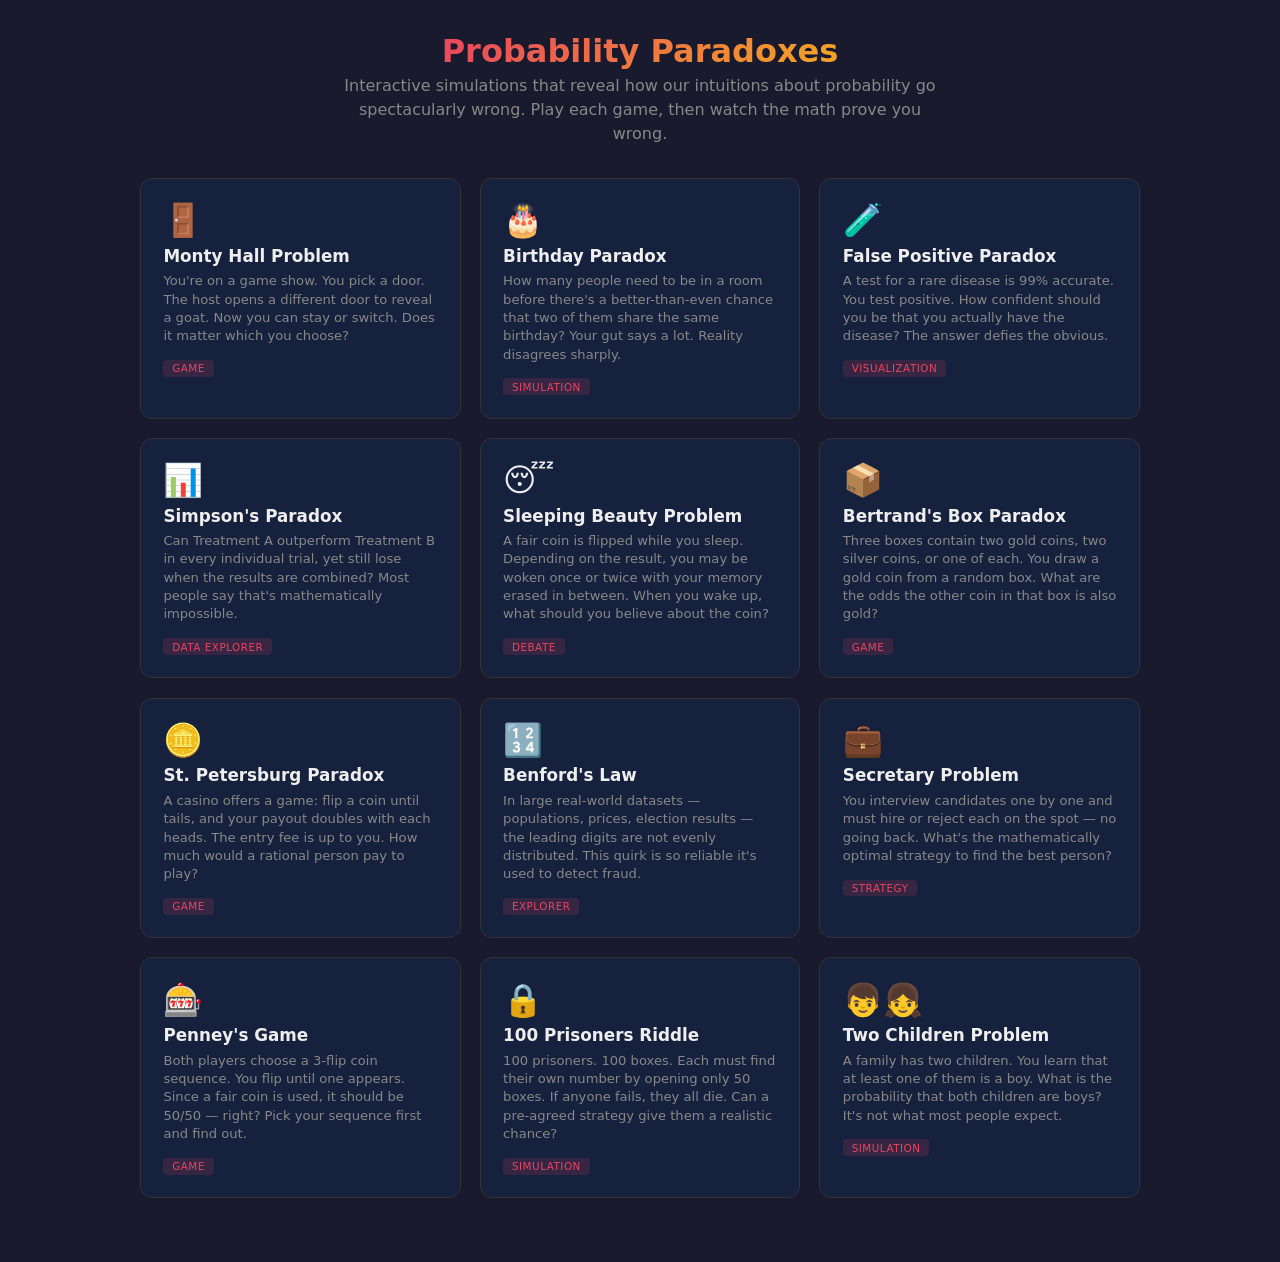
<file: index.html>
<!DOCTYPE html>
<html lang="en">
<head>
  <meta charset="UTF-8">
  <meta name="viewport" content="width=device-width, initial-scale=1.0">
  <title>Probability Paradoxes</title>
  <link rel="stylesheet" href="shared.css">
  <style>
    .hub-subtitle {
      color: #888;
      margin-bottom: 2rem;
      text-align: center;
      max-width: 620px;
      line-height: 1.5;
      font-size: 1rem;
    }

    .card-grid {
      display: grid;
      grid-template-columns: repeat(auto-fill, minmax(270px, 1fr));
      gap: 1.2rem;
      width: 100%;
      max-width: 1000px;
      margin-bottom: 2rem;
    }

    .card {
      background: var(--bg-card);
      border: 1px solid var(--border-dark);
      border-radius: 12px;
      padding: 1.4rem;
      text-decoration: none;
      color: inherit;
      transition: transform 0.15s, box-shadow 0.15s, border-color 0.2s;
      display: flex;
      flex-direction: column;
      gap: 0.4rem;
    }
    .card:hover {
      transform: translateY(-4px);
      box-shadow: 0 8px 24px rgba(233, 69, 96, 0.2);
      border-color: var(--accent-red);
    }
    .card-icon { font-size: 2rem; }
    .card-title { font-size: 1.05rem; font-weight: 700; color: var(--text-primary); }
    .card-desc { font-size: 0.82rem; color: var(--text-dim); line-height: 1.4; }
    .card-tag {
      display: inline-block;
      margin-top: auto;
      padding: 0.15rem 0.55rem;
      border-radius: 4px;
      font-size: 0.65rem;
      text-transform: uppercase;
      letter-spacing: 0.5px;
      background: rgba(233, 69, 96, 0.15);
      color: var(--accent-red);
      align-self: flex-start;
      margin-top: 0.5rem;
    }
  </style>
</head>
<body>

<h1>Probability Paradoxes</h1>
<p class="hub-subtitle">
  Interactive simulations that reveal how our intuitions about probability go spectacularly wrong.
  Play each game, then watch the math prove you wrong.
</p>

<div class="card-grid">

  <a class="card" href="monty-hall.html">
    <span class="card-icon">🚪</span>
    <span class="card-title">Monty Hall Problem</span>
    <span class="card-desc">You're on a game show. You pick a door. The host opens a different door to reveal a goat. Now you can stay or switch. Does it matter which you choose?</span>
    <span class="card-tag">Game</span>
  </a>

  <a class="card" href="birthday-paradox.html">
    <span class="card-icon">🎂</span>
    <span class="card-title">Birthday Paradox</span>
    <span class="card-desc">How many people need to be in a room before there's a better-than-even chance that two of them share the same birthday? Your gut says a lot. Reality disagrees sharply.</span>
    <span class="card-tag">Simulation</span>
  </a>

  <a class="card" href="false-positive.html">
    <span class="card-icon">🧪</span>
    <span class="card-title">False Positive Paradox</span>
    <span class="card-desc">A test for a rare disease is 99% accurate. You test positive. How confident should you be that you actually have the disease? The answer defies the obvious.</span>
    <span class="card-tag">Visualization</span>
  </a>

  <a class="card" href="simpsons-paradox.html">
    <span class="card-icon">📊</span>
    <span class="card-title">Simpson's Paradox</span>
    <span class="card-desc">Can Treatment A outperform Treatment B in every individual trial, yet still lose when the results are combined? Most people say that's mathematically impossible.</span>
    <span class="card-tag">Data Explorer</span>
  </a>

  <a class="card" href="sleeping-beauty.html">
    <span class="card-icon">😴</span>
    <span class="card-title">Sleeping Beauty Problem</span>
    <span class="card-desc">A fair coin is flipped while you sleep. Depending on the result, you may be woken once or twice with your memory erased in between. When you wake up, what should you believe about the coin?</span>
    <span class="card-tag">Debate</span>
  </a>

  <a class="card" href="bertrands-box.html">
    <span class="card-icon">📦</span>
    <span class="card-title">Bertrand's Box Paradox</span>
    <span class="card-desc">Three boxes contain two gold coins, two silver coins, or one of each. You draw a gold coin from a random box. What are the odds the other coin in that box is also gold?</span>
    <span class="card-tag">Game</span>
  </a>

  <a class="card" href="st-petersburg.html">
    <span class="card-icon">🪙</span>
    <span class="card-title">St. Petersburg Paradox</span>
    <span class="card-desc">A casino offers a game: flip a coin until tails, and your payout doubles with each heads. The entry fee is up to you. How much would a rational person pay to play?</span>
    <span class="card-tag">Game</span>
  </a>

  <a class="card" href="benfords-law.html">
    <span class="card-icon">🔢</span>
    <span class="card-title">Benford's Law</span>
    <span class="card-desc">In large real-world datasets — populations, prices, election results — the leading digits are not evenly distributed. This quirk is so reliable it's used to detect fraud.</span>
    <span class="card-tag">Explorer</span>
  </a>

  <a class="card" href="secretary-problem.html">
    <span class="card-icon">💼</span>
    <span class="card-title">Secretary Problem</span>
    <span class="card-desc">You interview candidates one by one and must hire or reject each on the spot — no going back. What's the mathematically optimal strategy to find the best person?</span>
    <span class="card-tag">Strategy</span>
  </a>

  <a class="card" href="penneys-game.html">
    <span class="card-icon">🎰</span>
    <span class="card-title">Penney's Game</span>
    <span class="card-desc">Both players choose a 3-flip coin sequence. You flip until one appears. Since a fair coin is used, it should be 50/50 — right? Pick your sequence first and find out.</span>
    <span class="card-tag">Game</span>
  </a>

  <a class="card" href="prisoners-riddle.html">
    <span class="card-icon">🔒</span>
    <span class="card-title">100 Prisoners Riddle</span>
    <span class="card-desc">100 prisoners. 100 boxes. Each must find their own number by opening only 50 boxes. If anyone fails, they all die. Can a pre-agreed strategy give them a realistic chance?</span>
    <span class="card-tag">Simulation</span>
  </a>

  <a class="card" href="two-children.html">
    <span class="card-icon">👦👧</span>
    <span class="card-title">Two Children Problem</span>
    <span class="card-desc">A family has two children. You learn that at least one of them is a boy. What is the probability that both children are boys? It's not what most people expect.</span>
    <span class="card-tag">Simulation</span>
  </a>

</div>

</body>
</html>
</file>
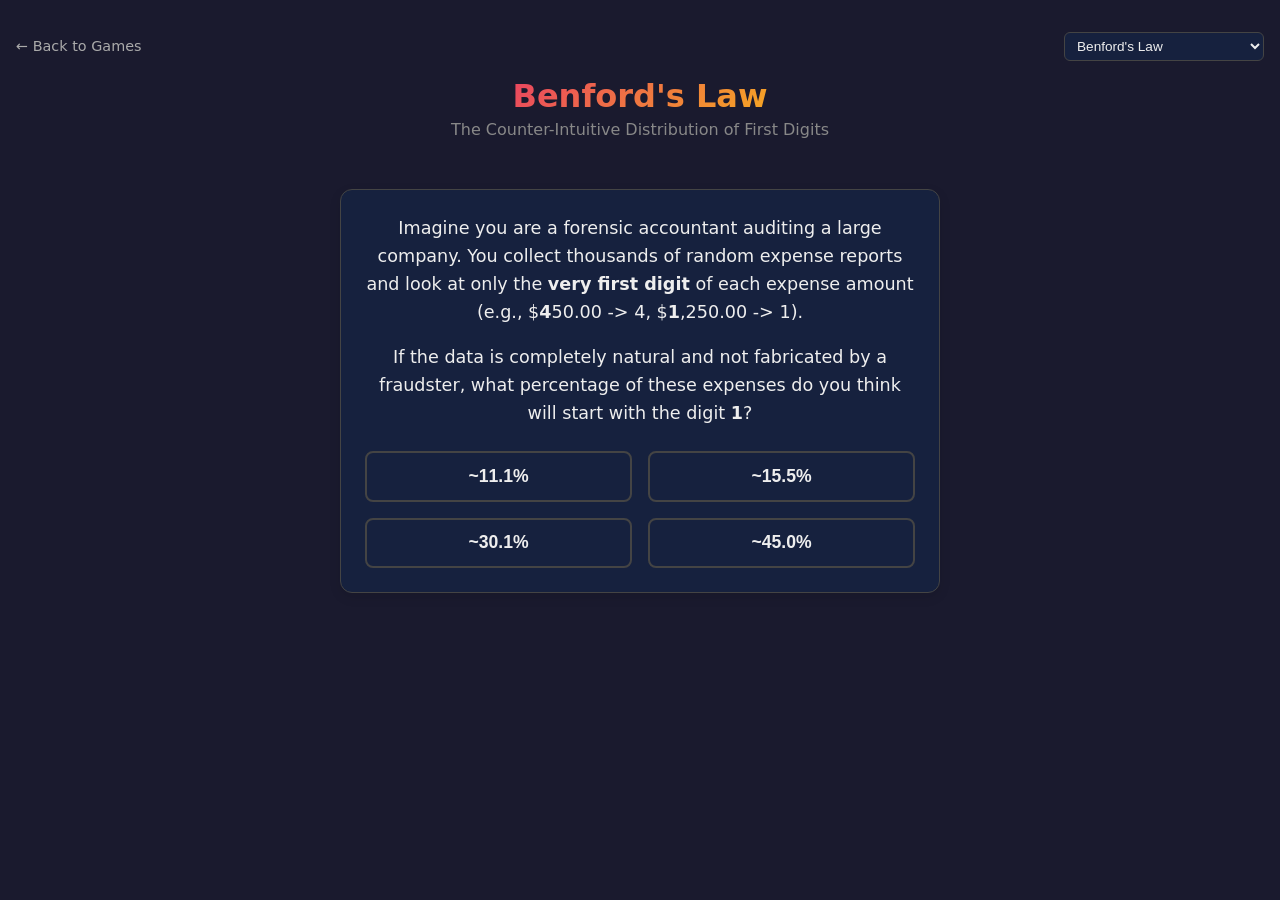
<file: benfords-law.html>
<!DOCTYPE html>
<html lang="en">
<head>
  <meta charset="UTF-8">
  <meta name="viewport" content="width=device-width, initial-scale=1.0">
  <title>Benford's Law - Probability Paradoxes</title>
  <link rel="stylesheet" href="shared.css">
  <style>
    .guess-area {
      background: var(--bg-card);
      border: 1px solid var(--border-mid);
      border-radius: 12px;
      padding: 1.5rem;
      margin: 1.5rem auto;
      max-width: 600px;
      text-align: center;
      box-shadow: 0 4px 12px rgba(0,0,0,0.1);
    }
    .guess-buttons {
      display: flex;
      flex-wrap: wrap;
      gap: 1rem;
      justify-content: center;
      margin-top: 1.5rem;
    }
    .guess-btn {
      padding: 0.8rem 1.5rem;
      border: 2px solid var(--border-mid);
      border-radius: 8px;
      background: var(--bg-card);
      color: var(--text-primary);
      font-size: 1.1rem;
      font-weight: 600;
      cursor: pointer;
      transition: all 0.2s;
      flex: 1 1 calc(50% - 1rem);
      min-width: 140px;
    }
    .guess-btn:hover {
      transform: translateY(-2px);
      border-color: var(--accent-gold);
      box-shadow: 0 4px 12px rgba(245, 166, 35, 0.2);
    }
    .chart-area {
      width: 100%;
      max-width: 650px;
      margin: 2rem auto;
      display: none;
    }
    .chart-area .bar-chart {
      height: 250px;
    }
    .result-text {
      font-size: 1.2rem;
      font-weight: bold;
      margin-bottom: 1rem;
    }
    .dataset-controls {
      margin-top: 2rem;
      text-align: center;
      display: none;
      background: var(--bg-subtle);
      padding: 1rem;
      border-radius: 8px;
      border: 1px solid var(--border-mid);
    }
    .table-area {
      width: 100%;
      max-width: 550px;
      margin: 1.5rem auto;
      overflow-x: auto;
      display: none;
    }
  </style>
</head>
<body>

<a href="index.html" class="back-link">&larr; Back to Games</a>
<h1>Benford's Law</h1>
<p class="subtitle">The Counter-Intuitive Distribution of First Digits</p>

<div class="guess-area" id="guessArea">
  <p style="font-size: 1.1rem; line-height: 1.6; margin-bottom: 1rem;">
    Imagine you are a forensic accountant auditing a large company. You collect thousands of random expense reports and look at only the <strong>very first digit</strong> of each expense amount (e.g., $<strong>4</strong>50.00 -> 4, $<strong>1</strong>,250.00 -> 1).
  </p>
  <p style="font-size: 1.1rem; line-height: 1.6;">
    If the data is completely natural and not fabricated by a fraudster, what percentage of these expenses do you think will start with the digit <strong>1</strong>?
  </p>
  
  <div class="guess-buttons">
    <button class="guess-btn" onclick="makeGuess(11.1)">~11.1%</button>
    <button class="guess-btn" onclick="makeGuess(15.5)">~15.5%</button>
    <button class="guess-btn" onclick="makeGuess(30.1)">~30.1%</button>
    <button class="guess-btn" onclick="makeGuess(45.0)">~45.0%</button>
  </div>
</div>

<div class="status" id="status" style="display: none;"></div>

<div class="chart-area" id="chartArea">
  <div class="result-text" id="resultText" style="text-align: center;"></div>
  <p style="text-align: center; color: var(--text-dim); margin-bottom: 1rem;">
    Most people assume the leading digits (1-9) are uniformly distributed (~11.1% each). However, in many naturally occurring datasets, the number 1 appears as the first digit about 30.1% of the time!
  </p>

  <div class="legend" style="margin-bottom:0.5rem; justify-content: center;">
    <span class="legend-item"><span class="legend-dot" style="background:var(--accent-gold)"></span> Benford's Expected %</span>
    <span class="legend-item"><span class="legend-dot" style="background:var(--accent-red)"></span> Simulated Data %</span>
  </div>
  <div class="bar-chart" id="benfordChart"></div>
</div>

<div class="dataset-controls" id="datasetControls">
  <h3 style="margin-bottom: 0.5rem;">See it in action!</h3>
  <p style="margin-bottom: 1rem; color: var(--text-dim); font-size: 0.9rem;">Generate simulated datasets to see how closely they follow Benford's distribution.</p>
  <div style="display: flex; gap: 0.5rem; justify-content: center; flex-wrap: wrap;">
    <button class="btn-secondary btn-small" onclick="simulateData('city')">City Populations</button>
    <button class="btn-secondary btn-small" onclick="simulateData('fib')">Fibonacci Sequence</button>
    <button class="btn-secondary btn-small" onclick="simulateData('pow2')">Powers of 2</button>
    <button class="btn-secondary btn-small" onclick="simulateData('uniform')">Random (Uniform)</button>
  </div>
  <div id="simStatus" style="margin-top: 1rem; font-weight: bold; color: var(--accent-gold);"></div>
</div>

<div class="table-area" id="tableArea"></div>

<details class="explanation" id="explanation" style="display: none;">
  <summary>Why does this happen?</summary>
  <p><strong>Benford's Law</strong> (also known as the First-Digit Law) applies to datasets that span multiple orders of magnitude. Think about a city's population growing: to go from a population starting with 1 (like 10,000) to a population starting with 2 (20,000), it has to grow by 100%.</p>
  <p>But to go from a population starting with 9 (90,000) to the next order of magnitude starting with 1 (100,000), it only has to grow by about 11%. Therefore, numbers naturally "spend more time" starting with lower digits before rolling over to the next magnitude.</p>
  <p>The expected frequency of digit <em>d</em> (1-9) as the leading digit is given by the formula: <strong>log<sub>10</sub>(1 + 1/<em>d</em>)</strong>.</p>
  <p>This law is actually used in the real world by forensic accountants and the IRS to detect tax fraud, fabricated data, and election anomalies. When humans try to "make up" random numbers, they usually distribute the first digits evenly, which violates Benford's Law and flags the data as suspicious!</p>
</details>

<script src="shared.js"></script>
<script>
  var BENFORD = [30.1, 17.6, 12.5, 9.7, 7.9, 6.7, 5.8, 5.1, 4.6];
  var gameStats = loadState('benfordTriviaStats', { attempts: 0, correctFirstTry: false });

  function renderInitialChart() {
    var chartData = [];
    for (var i = 0; i < 9; i++) {
      chartData.push({
        label: '' + (i + 1),
        expected: BENFORD[i],
        value: 0, // No simulated data yet
        valueLabel: BENFORD[i].toFixed(1) + '%'
      });
    }
    renderBarChart('benfordChart', chartData, { showExpected: true, maxValue: 35 });
  }

  function makeGuess(guess) {
    $('guessArea').style.display = 'none';
    $('status').style.display = 'block';
    $('chartArea').style.display = 'block';
    $('datasetControls').style.display = 'block';
    $('explanation').style.display = 'block';

    var isCorrect = (guess === 30.1);
    
    var resultTextEl = $('resultText');
    if (isCorrect) {
      resultTextEl.innerHTML = '<span class="win">Correct!</span> It\'s about 30.1%.';
    } else {
      if (guess === 11.1) {
        resultTextEl.innerHTML = '<span class="lose">Not quite!</span> It is completely understandable to think it\'s 11.1% (a uniform 1-in-9 chance), but it is actually <strong>30.1%</strong>.';
      } else if (guess === 45.0) {
        resultTextEl.innerHTML = '<span class="lose">Not quite!</span> That\'s a bit too high! While "1" is the most common, it accounts for about <strong>30.1%</strong>.';
      } else {
        resultTextEl.innerHTML = '<span class="lose">Incorrect!</span> The correct answer is actually <strong>30.1%</strong>.';
      }
    }

    $('status').innerHTML = 'You guessed ' + guess + '%. The mathematical truth is <strong>30.1%</strong>.';
    renderInitialChart();
    renderTable(null);
  }

  function randn() {
    return Math.sqrt(-2 * Math.log(Math.random())) * Math.cos(2 * Math.PI * Math.random());
  }

  function generateDataset(key) {
    switch (key) {
      case 'city': return generateLogNormal(1000, 8, 3, 'Simulated City Populations (n=1000)');
      case 'fib': return generateFibonacci();
      case 'pow2': return generatePowersOf2();
      case 'uniform': return generateUniform();
      default: return { numbers: [], description: '' };
    }
  }

  function generateLogNormal(count, mu, sigma, desc) {
    var nums = [];
    for (var i = 0; i < count; i++) {
      var val = Math.round(Math.exp(mu + randn() * sigma));
      if (val > 0) nums.push(val);
    }
    return { numbers: nums, description: desc };
  }

  function generateFibonacci() {
    var nums = [];
    var a = BigInt(1), b = BigInt(1);
    for (var i = 0; i < 500; i++) {
      nums.push(a);
      var temp = a + b;
      a = b;
      b = temp;
    }
    return { numbers: nums, description: 'First 500 Fibonacci Numbers' };
  }

  function generatePowersOf2() {
    var nums = [];
    var val = BigInt(1);
    for (var i = 1; i <= 1000; i++) {
      val = val * BigInt(2);
      nums.push(val);
    }
    return { numbers: nums, description: 'Powers of 2 (2^1 to 2^1000)' };
  }

  function generateUniform() {
    var nums = [];
    for (var i = 0; i < 1000; i++) {
      nums.push(randInt(1, 999999));
    }
    return { numbers: nums, description: 'Random Uniform Numbers (Should FAIL Benford\'s Law)' };
  }

  function leadingDigit(n) {
    var s = String(n);
    for (var i = 0; i < s.length; i++) {
      var c = s[i];
      if (c >= '1' && c <= '9') return parseInt(c, 10);
    }
    return 0;
  }

  function computeDistribution(numbers) {
    var counts = new Array(9).fill(0);
    var valid = 0;
    for (var i = 0; i < numbers.length; i++) {
      var d = leadingDigit(numbers[i]);
      if (d >= 1 && d <= 9) {
        counts[d - 1]++;
        valid++;
      }
    }
    var pcts = counts.map(function(c) {
      return valid > 0 ? (c / valid) * 100 : 0;
    });
    return { counts: counts, pcts: pcts, valid: valid };
  }

  function simulateData(key) {
    var dataset = generateDataset(key);
    var dist = computeDistribution(dataset.numbers);

    $('simStatus').textContent = 'Showing: ' + dataset.description;
    $('tableArea').style.display = 'block';

    var chartData = [];
    for (var i = 0; i < 9; i++) {
      chartData.push({
        label: '' + (i + 1),
        value: dist.pcts[i],
        expected: BENFORD[i],
        valueLabel: dist.pcts[i].toFixed(1) + '%'
      });
    }
    renderBarChart('benfordChart', chartData, { showExpected: true, maxValue: 35 });
    renderTable(dist.pcts);
  }

  function renderTable(observedPcts) {
    var tableArea = $('tableArea');
    if (!observedPcts) {
      tableArea.innerHTML = '';
      return;
    }

    var html = '<table class="data-table"><thead><tr><th>Digit</th><th>Simulated %</th><th>Benford\'s %</th><th>Difference</th></tr></thead><tbody>';
    for (var i = 0; i < 9; i++) {
      var diff = observedPcts[i] - BENFORD[i];
      var diffStr = (diff >= 0 ? '+' : '') + diff.toFixed(1) + '%';
      var diffClass = Math.abs(diff) > 3 ? 'lowlight' : (Math.abs(diff) < 1.5 ? 'highlight' : '');
      html += '<tr>';
      html += '<td><strong>' + (i + 1) + '</strong></td>';
      html += '<td>' + observedPcts[i].toFixed(1) + '%</td>';
      html += '<td>' + BENFORD[i].toFixed(1) + '%</td>';
      html += '<td class="' + diffClass + '">' + diffStr + '</td>';
      html += '</tr>';
    }
    html += '</tbody></table>';
    tableArea.innerHTML = html;
  }

</script>
</body>
</html>
</file>
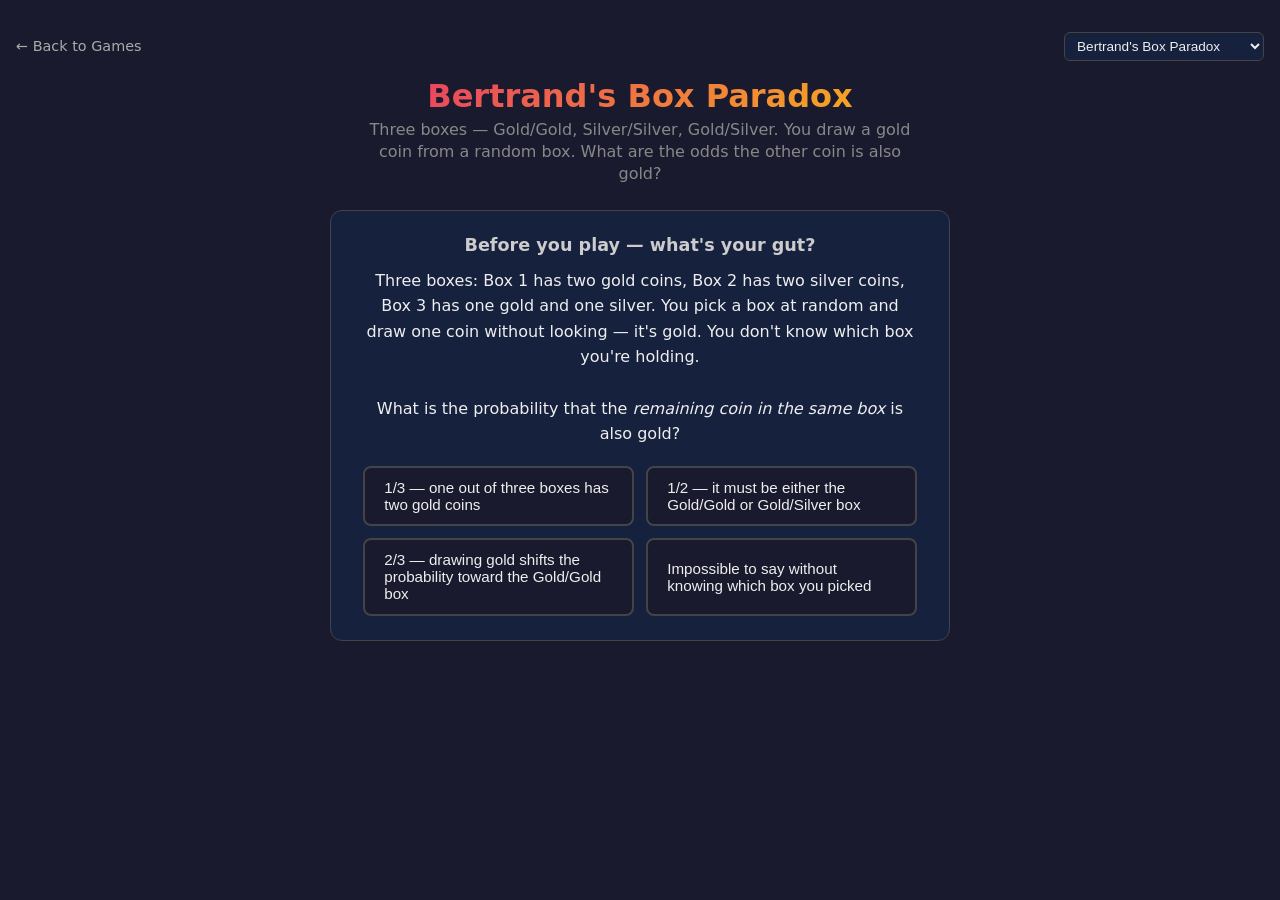
<file: bertrands-box.html>
<!DOCTYPE html>
<html lang="en">
<head>
  <meta charset="UTF-8">
  <meta name="viewport" content="width=device-width, initial-scale=1.0">
  <title>Bertrand's Box Paradox - Probability Paradoxes</title>
  <link rel="stylesheet" href="shared.css">
  <style>
    .boxes-container {
      display: flex;
      gap: 24px;
      justify-content: center;
      flex-wrap: wrap;
      margin-bottom: 1rem;
    }
    .box {
      width: 130px;
      height: 110px;
      background: linear-gradient(170deg, #2a2a4e, #1a1a36);
      border: 2px solid var(--border-mid);
      border-radius: 10px;
      position: relative;
      display: flex;
      align-items: flex-end;
      justify-content: center;
      gap: 12px;
      padding-bottom: 14px;
      transition: border-color 0.3s, box-shadow 0.3s, transform 0.2s;
    }
    .box .box-label {
      position: absolute;
      top: 6px;
      left: 0;
      right: 0;
      text-align: center;
      font-size: 0.65rem;
      color: var(--text-dim);
      text-transform: uppercase;
      letter-spacing: 1px;
    }
    .box .box-lid {
      position: absolute;
      top: 0;
      left: -1px;
      right: -1px;
      height: 28px;
      background: linear-gradient(170deg, #3a3a5e, #2a2a46);
      border-radius: 10px 10px 0 0;
      border-bottom: 1px solid var(--border-mid);
      transition: transform 0.4s ease, opacity 0.4s ease;
      transform-origin: top center;
      z-index: 2;
    }
    .box .box-lid .lid-label {
      position: absolute;
      bottom: 4px;
      left: 0;
      right: 0;
      text-align: center;
      font-size: 0.6rem;
      color: var(--text-dim);
      letter-spacing: 1px;
      text-transform: uppercase;
    }
    .box.revealed .box-lid {
      transform: perspective(200px) rotateX(-80deg);
      opacity: 0.5;
    }
    .box.selected {
      border-color: var(--accent-red);
      box-shadow: 0 0 20px rgba(233, 69, 96, 0.4);
      transform: translateY(-4px);
    }
    .box.dimmed {
      opacity: 0.35;
    }
    .coin {
      width: 36px;
      height: 36px;
      border-radius: 50%;
      position: relative;
      z-index: 1;
      transition: transform 0.5s ease, box-shadow 0.3s, opacity 0.3s;
      display: flex;
      align-items: center;
      justify-content: center;
      font-size: 0.7rem;
      font-weight: 700;
      color: rgba(0,0,0,0.4);
    }
    .coin.gold {
      background: radial-gradient(circle at 35% 35%, #f5d67b, #c9a84c, #a8862a);
      box-shadow: 0 2px 8px rgba(201, 168, 76, 0.5);
    }
    .coin.silver {
      background: radial-gradient(circle at 35% 35%, #d0d0d0, #aaaaaa, #888888);
      box-shadow: 0 2px 8px rgba(170, 170, 170, 0.4);
    }
    .coin.hidden {
      background: #333;
      box-shadow: none;
      color: transparent;
    }
    .coin.drawn {
      transform: translateY(-50px) scale(1.4);
      z-index: 10;
    }
    .coin.drawn.gold {
      box-shadow: 0 0 20px rgba(201, 168, 76, 0.7);
    }
    .coin.drawn.silver {
      box-shadow: 0 0 20px rgba(170, 170, 170, 0.6);
    }
    .coin.other-revealed {
      animation: coinReveal 0.5s ease-out;
    }
    @keyframes coinReveal {
      0% { transform: scale(0.5); opacity: 0; }
      60% { transform: scale(1.15); }
      100% { transform: scale(1); opacity: 1; }
    }

    .guess-buttons {
      display: flex;
      gap: 1rem;
      justify-content: center;
      margin: 1rem 0;
    }
    .guess-btn {
      padding: 0.6rem 1.8rem;
      border: 2px solid var(--border-mid);
      border-radius: 8px;
      background: var(--bg-card);
      color: var(--text-primary);
      font-size: 1rem;
      font-weight: 600;
      cursor: pointer;
      transition: all 0.2s;
    }
    .guess-btn:hover {
      transform: translateY(-2px);
    }
    .guess-btn.gold-guess {
      border-color: #c9a84c;
      color: #c9a84c;
    }
    .guess-btn.gold-guess:hover {
      background: rgba(201, 168, 76, 0.15);
      box-shadow: 0 4px 12px rgba(201, 168, 76, 0.3);
    }
    .guess-btn.silver-guess {
      border-color: #aaa;
      color: #aaa;
    }
    .guess-btn.silver-guess:hover {
      background: rgba(170, 170, 170, 0.1);
      box-shadow: 0 4px 12px rgba(170, 170, 170, 0.2);
    }

    .number-line {
      width: 100%;
      max-width: 400px;
      margin: 1rem auto;
      position: relative;
      height: 50px;
    }
    .number-line-track {
      position: absolute;
      top: 16px;
      left: 0;
      right: 0;
      height: 6px;
      background: var(--border-dark);
      border-radius: 3px;
    }
    .number-line-fill {
      height: 100%;
      border-radius: 3px;
      background: linear-gradient(90deg, var(--accent-red), var(--accent-gold));
      transition: width 0.5s ease;
    }
    .number-line-marker {
      position: absolute;
      top: 0;
      transform: translateX(-50%);
      text-align: center;
      font-size: 0.6rem;
      color: var(--text-dim);
    }
    .number-line-marker .marker-line {
      width: 1px;
      height: 10px;
      background: var(--text-dim);
      margin: 2px auto 0;
    }
    .number-line-indicator {
      position: absolute;
      top: 6px;
      transform: translateX(-50%);
      width: 14px;
      height: 14px;
      background: var(--accent-gold);
      border-radius: 50%;
      border: 2px solid #fff;
      box-shadow: 0 0 8px rgba(245, 166, 35, 0.6);
      transition: left 0.5s ease;
      z-index: 3;
    }
    .number-line-indicator .indicator-label {
      position: absolute;
      top: -18px;
      left: 50%;
      transform: translateX(-50%);
      font-size: 0.7rem;
      font-weight: 700;
      color: var(--accent-gold);
      white-space: nowrap;
    }
    .number-line-labels {
      position: absolute;
      bottom: 0;
      left: 0;
      right: 0;
      display: flex;
      justify-content: space-between;
      font-size: 0.6rem;
      color: var(--text-dim);
    }

    .silver-skip {
      text-align: center;
      color: var(--text-dim);
      font-size: 0.85rem;
      margin: 0.5rem 0;
      font-style: italic;
    }

    .result-flash {
      animation: flashResult 0.4s ease-out;
    }
    @keyframes flashResult {
      0% { transform: scale(0.8); opacity: 0; }
      60% { transform: scale(1.05); }
      100% { transform: scale(1); opacity: 1; }
    }

    .auto-progress {
      width: 100%;
      max-width: 350px;
      height: 5px;
      background: var(--border-dark);
      border-radius: 3px;
      margin: 0.5rem auto;
      overflow: hidden;
      display: none;
    }
    .auto-progress-fill {
      height: 100%;
      background: var(--accent-red);
      border-radius: 3px;
      transition: width 0.05s;
      width: 0;
    }
  </style>
</head>
<body>

<a href="index.html" class="back-link">&larr; Back to Games</a>
<h1>Bertrand's Box Paradox</h1>
<p class="subtitle">Three boxes — Gold/Gold, Silver/Silver, Gold/Silver. You draw a gold coin from a random box. What are the odds the other coin is also gold?</p>

<div class="quiz-panel" id="quizPanel">
  <h2>Before you play — what's your gut?</h2>
  <p class="quiz-question">
    Three boxes: Box 1 has two gold coins, Box 2 has two silver coins, Box 3 has one gold and one silver. You pick a box at random and draw one coin without looking — it's gold. You don't know which box you're holding.<br><br>
    What is the probability that the <em>remaining coin in the same box</em> is also gold?
  </p>
  <div class="quiz-options">
    <button class="quiz-btn" onclick="bertQuiz('a')">1/3 — one out of three boxes has two gold coins</button>
    <button class="quiz-btn" onclick="bertQuiz('b')">1/2 — it must be either the Gold/Gold or Gold/Silver box</button>
    <button class="quiz-btn" onclick="bertQuiz('c')">2/3 — drawing gold shifts the probability toward the Gold/Gold box</button>
    <button class="quiz-btn" onclick="bertQuiz('d')">Impossible to say without knowing which box you picked</button>
  </div>
  <div class="quiz-feedback" id="quizFeedback">
    <span id="quizFeedbackText"></span><br>
    <button class="quiz-continue" onclick="document.getElementById('quizPanel').style.display='none'; document.getElementById('gameSection').style.display='block';">Play and watch it converge &rarr;</button>
  </div>
</div>

<div id="gameSection" style="display:none;">
<div class="status" id="status">Three boxes, shuffled. Click a box to pick it!</div>

<div class="game-area" id="gameArea" style="flex-direction:column; align-items:center;">
  <div class="boxes-container" id="boxesContainer"></div>
  <div class="guess-buttons" id="guessButtons" style="display:none;">
    <button class="guess-btn gold-guess" onclick="makeGuess('gold')">Other is Gold</button>
    <button class="guess-btn silver-guess" onclick="makeGuess('silver')">Other is Silver</button>
  </div>
  <div class="silver-skip" id="silverSkip" style="display:none;"></div>
</div>

<div class="controls">
  <button class="btn-secondary" id="btnAuto" onclick="autoRun()">Auto-Run 500</button>
  <button class="btn-secondary btn-small" onclick="resetAllStats()">Reset Stats</button>
</div>

<div class="scoreboard">
  <div class="score-box">
    <div class="label">Gold Draws</div>
    <div class="value neutral" id="goldDraws">0</div>
  </div>
  <div class="score-box">
    <div class="label">Other was Gold</div>
    <div class="value win" id="otherGold">0</div>
  </div>
  <div class="score-box">
    <div class="label">Observed Rate</div>
    <div class="value" id="observedRate" style="color:var(--accent-gold)">-</div>
  </div>
  <div class="score-box">
    <div class="label">Expected</div>
    <div class="value" id="expectedRate" style="color:var(--text-dim)">66.7%</div>
  </div>
</div>

<div class="number-line" id="numberLine">
  <div class="number-line-track">
    <div class="number-line-fill" id="nlFill" style="width:0"></div>
  </div>
  <div class="number-line-marker" style="left:50%;">
    <span>1/2</span>
    <div class="marker-line"></div>
  </div>
  <div class="number-line-marker" style="left:66.7%;">
    <span>2/3</span>
    <div class="marker-line"></div>
  </div>
  <div class="number-line-indicator" id="nlIndicator" style="left:0; display:none;">
    <span class="indicator-label" id="nlLabel">-</span>
  </div>
  <div class="number-line-labels">
    <span>0%</span>
    <span>100%</span>
  </div>
</div>

<div class="auto-progress" id="autoProgress">
  <div class="auto-progress-fill" id="autoProgressFill"></div>
</div>

<details class="explanation">
  <summary>How does this work?</summary>
  <p>There are three boxes: one has <strong>two gold coins</strong>, one has <strong>two silver coins</strong>, and one has <strong>one gold and one silver</strong>.</p>
  <p>You draw a coin at random. If it's gold, what's the probability the <em>other</em> coin in the same box is also gold?</p>
  <p>Most people say <strong>1/2</strong> -- reasoning there are two boxes with gold (the GG box and the GS box), so it's 50-50. But the answer is actually <strong>2/3</strong>.</p>
  <p>The key insight: there are <strong>3 gold coins total</strong>. Two of them are in the Gold/Gold box, and only one is in the Gold/Silver box. So given you drew a gold coin, 2 out of 3 times you drew from the Gold/Gold box -- meaning the other coin is gold.</p>
</details>
</div><!-- end gameSection -->

<script src="shared.js"></script>
<script>
  function bertQuiz(answer) {
    var btns = document.querySelectorAll('.quiz-btn');
    btns.forEach(function(b) { b.disabled = true; });
    var fb = document.getElementById('quizFeedback');
    var ft = document.getElementById('quizFeedbackText');
    if (answer === 'c') {
      btns[2].classList.add('correct');
      ft.textContent = '✓ Correct! The answer is 2/3. There are 3 gold coins total — 2 in the GG box, 1 in the GS box. Given you drew gold, you\'re twice as likely to be holding from the GG box. Play to watch it converge!';
      fb.className = 'quiz-feedback correct';
    } else if (answer === 'b') {
      btns[1].classList.add('incorrect'); btns[2].classList.add('reveal');
      ft.textContent = '✗ This is the most common wrong answer! The flaw: you didn\'t just pick a box — you picked a gold coin. There are 3 gold coins, and 2 of them belong to the GG box. So the probability is 2/3, not 1/2.';
      fb.className = 'quiz-feedback incorrect';
    } else if (answer === 'a') {
      btns[0].classList.add('incorrect'); btns[2].classList.add('reveal');
      ft.textContent = '✗ Not quite. 1/3 would be right if you were just picking a random box. But drawing gold gives you information — it rules out the SS box entirely and weights toward the GG box. The answer is 2/3.';
      fb.className = 'quiz-feedback incorrect';
    } else {
      btns[3].classList.add('incorrect'); btns[2].classList.add('reveal');
      ft.textContent = '✗ Actually, you can calculate it precisely using the gold coin as evidence. Three gold coins exist: two in GG, one in GS. Given you drew gold, you\'re 2x more likely to be in GG. The answer is 2/3.';
      fb.className = 'quiz-feedback incorrect';
    }
    fb.style.display = 'block';
  }

  var BOXES = [['gold','gold'], ['silver','silver'], ['gold','silver']];
  var BOX_LABELS = ['Gold / Gold', 'Silver / Silver', 'Gold / Silver'];
  
  var state = { phase: 'ready', boxIdx: -1, coinIdx: -1, otherCoin: null, mapping: [0, 1, 2] };
  var stats = loadState('bertrandStats', { goldDraws: 0, otherGold: 0 });

  function renderBoxes() {
    var container = $('boxesContainer');
    container.innerHTML = '';

    for (var b = 0; b < 3; b++) {
      var box = el('div', 'box');
      box.id = 'box-' + b;
      
      // Game auto-draws, so boxes are not manually clickable.

      var lid = el('div', 'box-lid');
      var lidLabel = el('span', 'lid-label', 'Box ' + (b + 1));
      lid.appendChild(lidLabel);
      box.appendChild(lid);

      var label = el('div', 'box-label', '');
      label.style.top = 'auto';
      label.style.bottom = '-22px';
      label.style.fontSize = '0.6rem';
      label.id = 'label-' + b;
      box.appendChild(label);

      var actualBoxContent = BOXES[state.mapping[b]];

      for (var c = 0; c < 2; c++) {
        var coinType = actualBoxContent[c];
        var coin = el('div', 'coin');
        coin.id = 'coin-' + b + '-' + c;

        if (state.phase === 'ready') {
          coin.classList.add('hidden');
          coin.textContent = '?';
        } else if (state.phase === 'drawn' || state.phase === 'guessing') {
          if (b === state.boxIdx && c === state.coinIdx) {
            coin.classList.add(coinType);
            coin.classList.add('drawn');
            coin.textContent = coinType === 'gold' ? 'G' : 'S';
          } else if (b === state.boxIdx && c !== state.coinIdx) {
            coin.classList.add('hidden');
            coin.textContent = '?';
          } else {
            coin.classList.add('hidden');
            coin.textContent = '?';
          }
        } else if (state.phase === 'revealed') {
          coin.classList.add(coinType);
          coin.textContent = coinType === 'gold' ? 'G' : 'S';
          if (b === state.boxIdx && c === state.coinIdx) {
            coin.classList.add('drawn');
          }
          if (b === state.boxIdx && c !== state.coinIdx) {
            coin.classList.add('other-revealed');
          }
        }

        box.appendChild(coin);
      }

      if (state.phase !== 'ready' && b === state.boxIdx) {
        box.classList.add('selected');
        box.classList.add('revealed');
        if (state.phase === 'revealed') {
          label.textContent = BOX_LABELS[state.mapping[b]];
        }
      }
      if (state.phase !== 'ready' && state.phase !== 'drawn' && b !== state.boxIdx) {
        if (state.phase === 'revealed') {
          box.classList.add('revealed');
          label.textContent = BOX_LABELS[state.mapping[b]];
        } else {
          box.classList.add('dimmed');
        }
      }
      
      if (state.phase === 'ready') {
         label.textContent = '';
      }

      container.appendChild(box);
    }
  }

  function updateScoreboard() {
    setText('goldDraws', stats.goldDraws);
    setText('otherGold', stats.otherGold);
    if (stats.goldDraws > 0) {
      var rate = stats.otherGold / stats.goldDraws;
      setText('observedRate', pct(rate, 1));
      updateNumberLine(rate);
    } else {
      setText('observedRate', '-');
      $('nlIndicator').style.display = 'none';
      $('nlFill').style.width = '0';
    }
  }

  function updateNumberLine(rate) {
    var pctVal = rate * 100;
    var indicator = $('nlIndicator');
    indicator.style.display = 'block';
    indicator.style.left = pctVal + '%';
    $('nlLabel').textContent = pct(rate, 1);
    $('nlFill').style.width = pctVal + '%';
  }

  function resetGame() {
    state.phase = 'ready';
    state.boxIdx = -1;
    state.coinIdx = -1;
    state.otherCoin = null;
    shuffle(state.mapping);

    // Auto-draw a gold coin
    var bx, ci, drawn;
    do {
      bx = randInt(0, 2);
      ci = randInt(0, 1);
      drawn = BOXES[state.mapping[bx]][ci];
    } while (drawn === 'silver');

    state.boxIdx = bx;
    state.coinIdx = ci;
    state.otherCoin = BOXES[state.mapping[bx]][1 - ci];
    state.phase = 'guessing';

    $('guessButtons').style.display = 'flex';
    var skip = $('silverSkip');
    if (skip) skip.style.display = 'none';
    setText('status', 'A GOLD coin has been drawn! Is the other coin in this box Gold or Silver?');
    renderBoxes();
  }

  function makeGuess(guess) {
    if (state.phase !== 'guessing') return;

    state.phase = 'revealed';
    $('guessButtons').style.display = 'none';

    stats.goldDraws++;
    if (state.otherCoin === 'gold') stats.otherGold++;
    saveState('bertrandStats', stats);

    renderBoxes();
    updateScoreboard();

    var correct = (guess === state.otherCoin);
    var otherLabel = state.otherCoin === 'gold' ? 'GOLD' : 'SILVER';
    var boxLabel = BOX_LABELS[state.mapping[state.boxIdx]];

    var againBtn = '<br><button class="btn-primary" onclick="resetGame()" style="margin-top:0.5rem">Play Again</button>';
    var resText = correct ? 'Correct! ' : 'Wrong! ';
    
    $('status').innerHTML = resText + 'The other coin is ' + otherLabel + '. (Box was: ' + boxLabel + ')' + againBtn;
  }

  function autoRun() {
    var btn = $('btnAuto');
    btn.disabled = true;
    btn.textContent = 'Running...';
    var pbar = $('autoProgress');
    pbar.style.display = 'block';
    var pfill = $('autoProgressFill');

    var N = 500;
    var goldCount = 0;
    var otherGoldCount = 0;

    runSimulation(N, function() {
      var bx = randInt(0, 2);
      var ci = randInt(0, 1);
      var drawn = BOXES[bx][ci];
      if (drawn === 'silver') return null;
      var other = BOXES[bx][1 - ci];
      return other === 'gold' ? 1 : 0;
    }, function(done, results) {
      pfill.style.width = ((done / N) * 100) + '%';
    }, function(results) {
      results.forEach(function(r) {
        if (r !== null) {
          stats.goldDraws++;
          if (r === 1) stats.otherGold++;
        }
      });
      saveState('bertrandStats', stats);

      btn.disabled = false;
      btn.textContent = 'Auto-Run 500';
      pbar.style.display = 'none';
      pfill.style.width = '0';

      updateScoreboard();

      var goldInRun = 0, otherGoldInRun = 0;
      results.forEach(function(r) {
        if (r !== null) { goldInRun++; if (r === 1) otherGoldInRun++; }
      });
      
      resetGame();
      
      $('status').innerHTML = 'Auto-run complete! ' + goldInRun + ' gold draws, ' +
        otherGoldInRun + ' had gold as other coin (' + pct(goldInRun > 0 ? otherGoldInRun / goldInRun : 0, 1) + ').<br>A new GOLD coin has been drawn! Is the other coin Gold or Silver?';
    }, 100);
  }

  function resetAllStats() {
    stats = { goldDraws: 0, otherGold: 0 };
    saveState('bertrandStats', stats);
    resetGame();
    updateScoreboard();
  }

  resetGame();
  updateScoreboard();
</script>
</body>
</html>
</file>
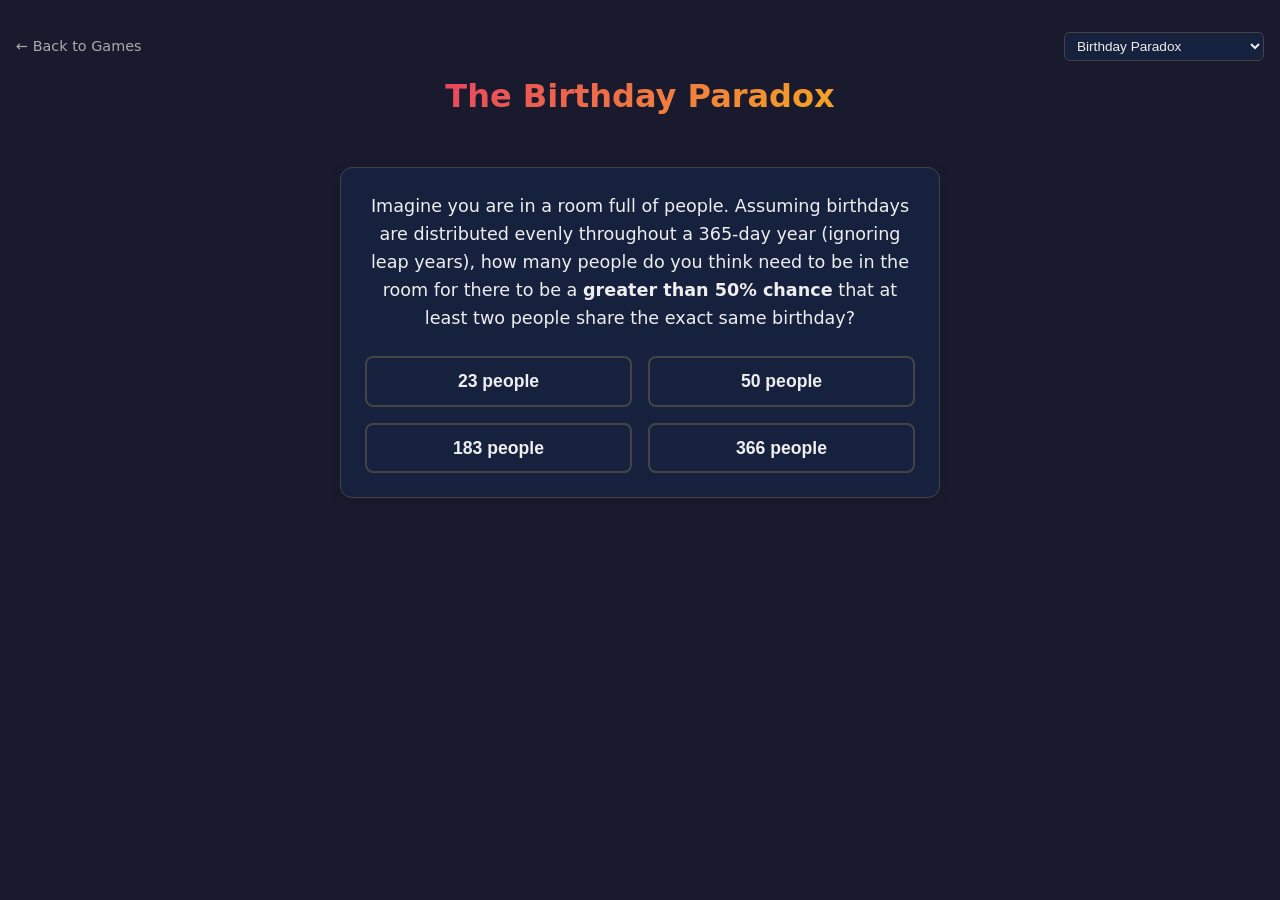
<file: birthday-paradox.html>
<!DOCTYPE html>
<html lang="en">
<head>
  <meta charset="UTF-8">
  <meta name="viewport" content="width=device-width, initial-scale=1.0">
  <title>Birthday Paradox - Probability Paradoxes</title>
  <link rel="stylesheet" href="shared.css">
  <style>
    .guess-area {
      background: var(--bg-card);
      border: 1px solid var(--border-mid);
      border-radius: 12px;
      padding: 1.5rem;
      margin: 1.5rem auto;
      max-width: 600px;
      text-align: center;
      box-shadow: 0 4px 12px rgba(0,0,0,0.1);
    }
    .guess-buttons {
      display: flex;
      flex-wrap: wrap;
      gap: 1rem;
      justify-content: center;
      margin-top: 1.5rem;
    }
    .guess-btn {
      padding: 0.8rem 1.5rem;
      border: 2px solid var(--border-mid);
      border-radius: 8px;
      background: var(--bg-card);
      color: var(--text-primary);
      font-size: 1.1rem;
      font-weight: 600;
      cursor: pointer;
      transition: all 0.2s;
      flex: 1 1 calc(50% - 1rem);
      min-width: 140px;
    }
    .guess-btn:hover {
      transform: translateY(-2px);
      border-color: var(--accent-gold);
      box-shadow: 0 4px 12px rgba(245, 166, 35, 0.2);
    }
    
    .simulation-area {
      display: none;
    }
    
    .calendar-grid {
      display: flex;
      flex-wrap: wrap;
      gap: 2px;
      justify-content: center;
      max-width: 440px;
      margin: 0 auto 1rem;
    }
    .calendar-cell {
      width: 20px;
      height: 20px;
      border-radius: 3px;
      background: var(--border-dark);
      transition: background 0.2s, box-shadow 0.2s;
      position: relative;
      font-size: 0;
    }
    .calendar-cell.occupied {
      background: var(--accent-red);
    }
    .calendar-cell.collision {
      background: var(--accent-gold);
      box-shadow: 0 0 8px var(--accent-gold), 0 0 16px rgba(245, 166, 35, 0.4);
      animation: cellPulse 0.6s ease-out;
    }
    @keyframes cellPulse {
      0% { transform: scale(1.6); }
      50% { transform: scale(1.2); }
      100% { transform: scale(1); }
    }
    .people-list {
      display: flex;
      flex-wrap: wrap;
      gap: 4px;
      justify-content: center;
      max-width: 500px;
      margin: 0.5rem auto 0;
      min-height: 30px;
    }
    .person-tag {
      background: var(--bg-card);
      border: 1px solid var(--border-dark);
      border-radius: 4px;
      padding: 2px 6px;
      font-size: 0.7rem;
      color: var(--text-muted);
      transition: all 0.2s;
    }
    .person-tag.collision-person {
      border-color: var(--accent-gold);
      color: var(--accent-gold);
      font-weight: 700;
      box-shadow: 0 0 6px rgba(245, 166, 35, 0.3);
    }
    .person-tag.new-person {
      animation: tagPop 0.3s ease-out;
    }
    @keyframes tagPop {
      0% { transform: scale(0); opacity: 0; }
      70% { transform: scale(1.15); }
      100% { transform: scale(1); opacity: 1; }
    }
    .month-labels {
      display: flex;
      justify-content: space-between;
      max-width: 440px;
      margin: 0 auto 4px;
      font-size: 0.55rem;
      color: var(--text-dim);
    }
    .histogram-area {
      width: 100%;
      max-width: 650px;
      margin: 0 auto;
    }
    .histogram-area h3 {
      font-size: 0.9rem;
      color: var(--text-secondary);
      text-align: center;
      margin-bottom: 0.5rem;
    }
    .progress-bar-container {
      width: 100%;
      max-width: 400px;
      height: 6px;
      background: var(--border-dark);
      border-radius: 3px;
      margin: 0.5rem auto;
      overflow: hidden;
      display: none;
    }
    .progress-bar-fill {
      height: 100%;
      background: var(--accent-red);
      border-radius: 3px;
      transition: width 0.1s;
      width: 0;
    }
    .theory-line {
      max-width: 500px;
      margin: 0.5rem auto;
      text-align: center;
      font-size: 0.8rem;
      color: var(--text-dim);
    }
    
    .result-text {
      font-size: 1.2rem;
      font-weight: bold;
      margin-bottom: 1rem;
      text-align: center;
    }
  </style>
</head>
<body>

<a href="index.html" class="back-link">&larr; Back to Games</a>
<h1>The Birthday Paradox</h1>
<p class="subtitle"></p>

<div class="guess-area" id="guessArea">
  <p style="font-size: 1.1rem; line-height: 1.6; margin-bottom: 1rem;">
    Imagine you are in a room full of people. Assuming birthdays are distributed evenly throughout a 365-day year (ignoring leap years), how many people do you think need to be in the room for there to be a <strong>greater than 50% chance</strong> that at least two people share the exact same birthday?
  </p>
  
  <div class="guess-buttons">
    <button class="guess-btn" onclick="makeGuess(23)">23 people</button>
    <button class="guess-btn" onclick="makeGuess(50)">50 people</button>
    <button class="guess-btn" onclick="makeGuess(183)">183 people</button>
    <button class="guess-btn" onclick="makeGuess(366)">366 people</button>
  </div>
</div>

<div class="status" id="status" style="display: none;"></div>

<div class="simulation-area" id="simulationArea">
  <div class="result-text" id="resultText"></div>

  <div class="controls" style="margin-top: 1.5rem;">
    <button class="btn-primary" id="btnAdd" onclick="addPerson()">Add Person</button>
    <button class="btn-secondary" id="btnRun" onclick="runTrials()">Run 1,000 Trials</button>
    <button class="btn-secondary btn-small" onclick="resetRoom()">Reset Room</button>
    <button class="btn-secondary btn-small" onclick="resetAllStats()">Reset Stats</button>
  </div>

  <div class="game-area" id="gameArea" style="flex-direction:column; align-items:center;">
    <div class="month-labels" id="monthLabels"></div>
    <div class="calendar-grid" id="calendarGrid"></div>
    <div class="legend" style="margin-top:0.3rem;">
      <span class="legend-item"><span class="legend-dot" style="background:var(--border-dark)"></span> Empty</span>
      <span class="legend-item"><span class="legend-dot" style="background:var(--accent-red)"></span> Occupied</span>
      <span class="legend-item"><span class="legend-dot" style="background:var(--accent-gold)"></span> Collision!</span>
    </div>
    <div class="people-list" id="peopleList"></div>
  </div>

  <div class="scoreboard">
    <div class="score-box">
      <div class="label">People in Room</div>
      <div class="value neutral" id="peopleCount">0</div>
    </div>
    <div class="score-box">
      <div class="label">Trials Run</div>
      <div class="value neutral" id="trialsRun">0</div>
    </div>
    <div class="score-box">
      <div class="label">Avg to Match</div>
      <div class="value win" id="avgMatch">-</div>
    </div>
    <div class="score-box">
      <div class="label">Match at 23</div>
      <div class="value" id="matchAt23" style="color:var(--accent-gold)">-</div>
    </div>
  </div>

  <div class="theory-line" id="theoryLine">
    Theoretical P(match) with <strong id="theoryK">0</strong> people: <strong id="theoryP">0%</strong>
  </div>

  <div class="progress-bar-container" id="progressBar">
    <div class="progress-bar-fill" id="progressFill"></div>
  </div>

  <div class="histogram-area" id="histogramArea" style="display:none;">
    <h3>Distribution: People Until First Match</h3>
    <div class="bar-chart" id="histogramChart" style="height:180px;"></div>
  </div>

  <details class="explanation" style="margin-top: 1.5rem;">
    <summary>Why does this happen?</summary>
    <p>The <strong>Birthday Paradox</strong> shows that in a group of just <strong>23 people</strong>, there's a ~50.7% chance two share the same birthday. With 50 people, it jumps to 97%!</p>
    <p>The surprise comes from counting <strong>pairs</strong>, not people. We often think of comparing our own birthday to everyone else's (which requires 183 people to cross 50%). But here, we are comparing <em>everyone</em> to <em>everyone else</em>.</p>
    <p>With k people there are <strong>k(k-1)/2</strong> pairs to compare. At 23 people that's 253 pairs -- plenty of chances for a match.</p>
    <p>The exact probability of <em>no</em> match with k people is:</p>
    <p style="text-align:center; color:var(--text-secondary);"><strong>(365/365) &times; (364/365) &times; (363/365) &times; ... &times; ((365-k+1)/365)</strong></p>
    <p>This product shrinks faster than intuition suggests, crossing 50% right around k = 23.</p>
  </details>
</div>

<script src="shared.js"></script>
<script>
  var DAYS = 365;
  var MONTH_NAMES = ['Jan','Feb','Mar','Apr','May','Jun','Jul','Aug','Sep','Oct','Nov','Dec'];
  var MONTH_DAYS = [31,28,31,30,31,30,31,31,30,31,30,31];

  var state = { phase: 'adding', people: [], calendar: new Array(DAYS).fill(0), collision: null };
  var stats = loadState('birthdayStats', { trials: [], matchAt23: 0, trialsAt23: 0 });

  function makeGuess(guess) {
    $('guessArea').style.display = 'none';
    $('status').style.display = 'block';
    $('simulationArea').style.display = 'block';

    var resultTextEl = $('resultText');
    if (guess === 23) {
      resultTextEl.innerHTML = '<span class="win">Correct!</span> It only takes 23 people.';
    } else {
      if (guess === 183) {
         resultTextEl.innerHTML = '<span class="lose">Not quite!</span> 183 would be half the days in a year (a logical guess!), but the true answer is much lower: <strong>23 people</strong>.';
      } else {
         resultTextEl.innerHTML = '<span class="lose">Incorrect!</span> It is surprisingly counter-intuitive. The correct answer is just <strong>23 people</strong>.';
      }
    }

    setText('status', 'Click "Add Person" to add people to the room one at a time and see the paradox in action.');
    
    // Initialize simulation visuals now that it's visible
    buildCalendar();
    renderCalendar();
    updateScoreboard();
    if (stats.trials.length > 0) {
      renderHistogram();
    }
  }

  function dayToLabel(day) {
    var d = day;
    for (var m = 0; m < 12; m++) {
      if (d < MONTH_DAYS[m]) return MONTH_NAMES[m] + ' ' + (d + 1);
      d -= MONTH_DAYS[m];
    }
    return 'Day ' + (day + 1);
  }

  function theoreticalProb(k) {
    if (k <= 1) return 0;
    var p = 1;
    for (var i = 0; i < k; i++) {
      p *= (DAYS - i) / DAYS;
    }
    return 1 - p;
  }

  function buildCalendar() {
    var grid = $('calendarGrid');
    grid.innerHTML = '';
    for (var i = 0; i < DAYS; i++) {
      var cell = el('div', 'calendar-cell');
      cell.id = 'cell-' + i;
      cell.title = dayToLabel(i);
      grid.appendChild(cell);
    }
    var labels = $('monthLabels');
    labels.innerHTML = '';
    MONTH_NAMES.forEach(function(m) {
      var sp = el('span', '', m);
      labels.appendChild(sp);
    });
  }

  function renderCalendar() {
    for (var i = 0; i < DAYS; i++) {
      var cell = $('cell-' + i);
      if (!cell) continue;
      cell.className = 'calendar-cell';
      if (state.collision && (i === state.collision.day)) {
        cell.classList.add('collision');
      } else if (state.calendar[i] > 0) {
        cell.classList.add('occupied');
      }
    }
  }

  function renderPeopleList() {
    var list = $('peopleList');
    list.innerHTML = '';
    state.people.forEach(function(p, idx) {
      var tag = el('span', 'person-tag', '#' + (idx + 1) + ': ' + dayToLabel(p.day));
      if (state.collision && (idx === state.collision.person1 || idx === state.collision.person2)) {
        tag.classList.add('collision-person');
      }
      if (idx === state.people.length - 1 && state.phase === 'adding') {
        tag.classList.add('new-person');
      }
      list.appendChild(tag);
    });
  }

  function updateScoreboard() {
    setText('peopleCount', state.people.length);
    setText('trialsRun', stats.trials.length);
    if (stats.trials.length > 0) {
      setText('avgMatch', mean(stats.trials).toFixed(1));
    } else {
      setText('avgMatch', '-');
    }
    if (stats.trialsAt23 > 0) {
      var rate = stats.matchAt23 / stats.trialsAt23;
      setText('matchAt23', pct(rate, 1) + ' (' + stats.matchAt23 + '/' + stats.trialsAt23 + ')');
    } else {
      setText('matchAt23', '-');
    }
    var k = state.people.length;
    setText('theoryK', k);
    setText('theoryP', pct(theoreticalProb(k), 1));
  }

  function addPerson() {
    if (state.phase !== 'adding') return;
    if (state.people.length >= DAYS) {
      setText('status', 'All 365 days are filled! A collision is guaranteed.');
      return;
    }

    var day = randInt(0, DAYS - 1);
    var personIdx = state.people.length;
    state.people.push({ day: day });

    if (state.calendar[day] > 0) {
      var firstIdx = -1;
      for (var i = 0; i < personIdx; i++) {
        if (state.people[i].day === day) { firstIdx = i; break; }
      }
      state.collision = { day: day, person1: firstIdx, person2: personIdx };
      state.phase = 'collision';
      state.calendar[day]++;

      setText('status', 'Match found! Person #' + (personIdx + 1) + ' shares ' +
        dayToLabel(day) + ' with person #' + (firstIdx + 1) + '! (' + state.people.length + ' people)');

      stats.trials.push(state.people.length);
      stats.trialsAt23++;
      if (state.people.length <= 23) stats.matchAt23++;
      saveState('birthdayStats', stats);

      $('btnAdd').textContent = 'New Room';
      $('btnAdd').onclick = function() { resetRoom(); };
    } else {
      state.calendar[day]++;
      var prob = theoreticalProb(state.people.length);
      setText('status', 'Person #' + state.people.length + ' born on ' + dayToLabel(day) +
        '. No match yet. P(match) = ' + pct(prob, 1));
    }

    renderCalendar();
    renderPeopleList();
    updateScoreboard();
  }

  function resetRoom() {
    state = { phase: 'adding', people: [], calendar: new Array(DAYS).fill(0), collision: null };
    $('btnAdd').textContent = 'Add Person';
    $('btnAdd').onclick = addPerson;
    setText('status', 'Click "Add Person" to add people to the room one at a time and see the paradox in action.');
    renderCalendar();
    renderPeopleList();
    updateScoreboard();
  }

  function resetAllStats() {
    stats = { trials: [], matchAt23: 0, trialsAt23: 0 };
    saveState('birthdayStats', stats);
    $('histogramArea').style.display = 'none';
    resetRoom();
  }

  function singleTrial() {
    var cal = new Array(DAYS).fill(0);
    for (var count = 1; count <= DAYS; count++) {
      var day = randInt(0, DAYS - 1);
      if (cal[day] > 0) return count;
      cal[day]++;
    }
    return DAYS + 1;
  }

  function runTrials() {
    var btn = $('btnRun');
    btn.disabled = true;
    btn.textContent = 'Running...';
    var pbar = $('progressBar');
    pbar.style.display = 'block';
    var pfill = $('progressFill');

    var N = 1000;
    runSimulation(N, function() {
      var count = singleTrial();
      return count;
    }, function(done, results) {
      pfill.style.width = ((done / N) * 100) + '%';
    }, function(results) {
      results.forEach(function(count) {
        stats.trials.push(count);
        stats.trialsAt23++;
        if (count <= 23) stats.matchAt23++;
      });
      saveState('birthdayStats', stats);

      btn.disabled = false;
      btn.textContent = 'Run 1,000 Trials';
      pbar.style.display = 'none';
      pfill.style.width = '0';

      updateScoreboard();
      renderHistogram();
      setText('status', '1,000 trials complete! Average people to match: ' + mean(results).toFixed(1));
    }, 200);
  }

  function renderHistogram() {
    $('histogramArea').style.display = 'block';

    var bins = {};
    var minVal = 2, maxVal = 2;
    stats.trials.forEach(function(v) {
      if (v < minVal) minVal = v;
      if (v > maxVal) maxVal = v;
    });

    var binSize;
    var range = maxVal - minVal;
    if (range <= 25) binSize = 1;
    else if (range <= 60) binSize = 2;
    else binSize = 5;

    var binStart = Math.floor(minVal / binSize) * binSize;
    var binEnd = Math.ceil((maxVal + 1) / binSize) * binSize;

    for (var b = binStart; b < binEnd; b += binSize) {
      bins[b] = { count: 0, expected: 0 };
    }

    stats.trials.forEach(function(v) {
      var bk = Math.floor(v / binSize) * binSize;
      if (bins[bk] !== undefined) bins[bk].count++;
    });

    var total = stats.trials.length;
    var data = [];
    var keys = Object.keys(bins).map(Number).sort(function(a, b) { return a - b; });

    keys.forEach(function(k) {
      var lo = k;
      var hi = k + binSize - 1;
      var label = binSize === 1 ? '' + lo : lo + '-' + hi;
      var freq = bins[k].count / total;

      var expectedFreq = 0;
      for (var d = lo; d <= hi; d++) {
        if (d >= 2 && d <= 365) {
          var pNoMatchPrev = 1;
          for (var i = 0; i < d - 1; i++) pNoMatchPrev *= (DAYS - i) / DAYS;
          var pMatchAtD = pNoMatchPrev * ((d - 1) / DAYS);
          expectedFreq += pMatchAtD;
        }
      }

      data.push({
        label: label,
        value: freq,
        expected: expectedFreq,
        valueLabel: bins[k].count > 0 ? '' + bins[k].count : ''
      });
    });

    renderBarChart('histogramChart', data, { showExpected: true });
  }
</script>
</body>
</html>
</file>
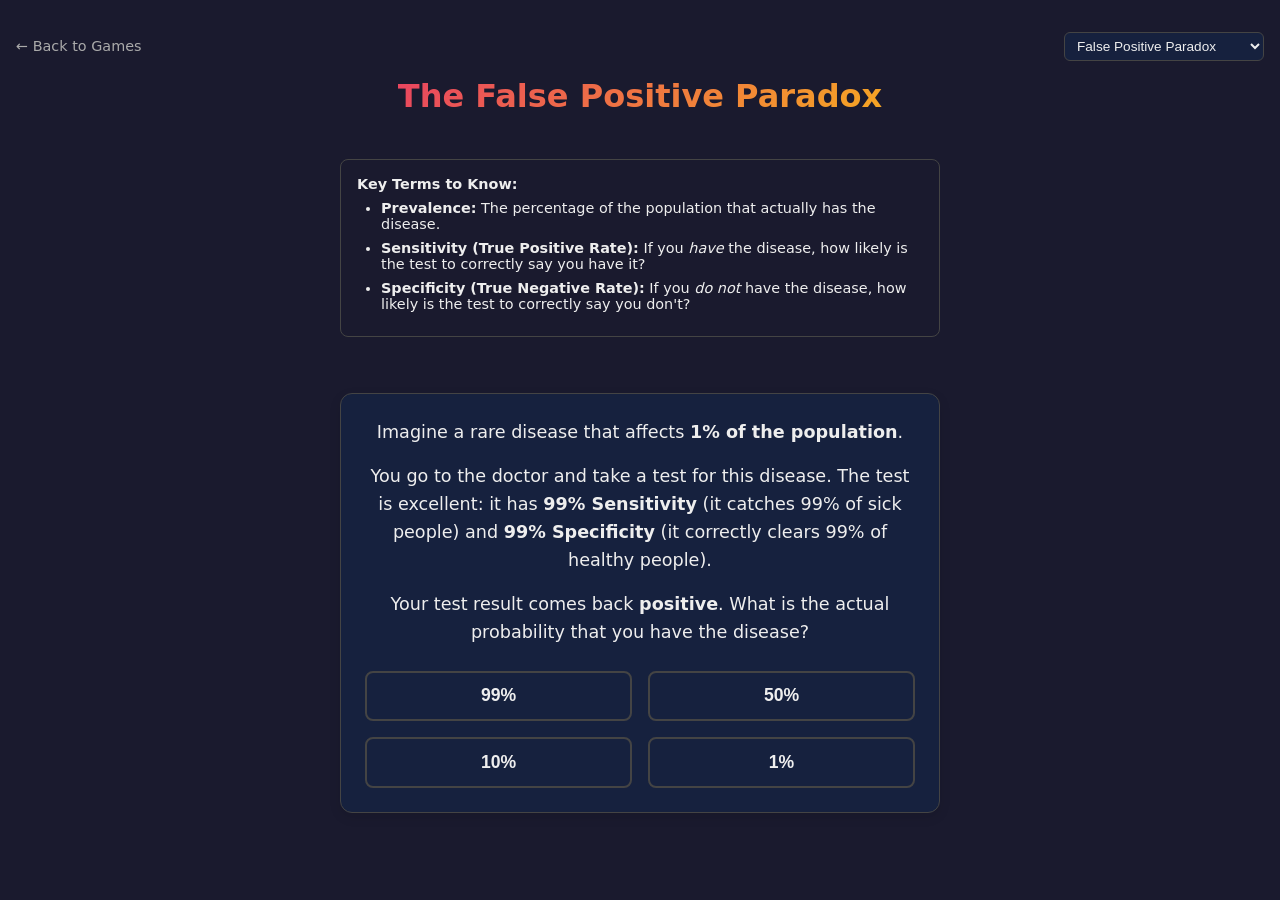
<file: false-positive.html>
<!DOCTYPE html>
<html lang="en">
<head>
  <meta charset="UTF-8">
  <meta name="viewport" content="width=device-width, initial-scale=1.0">
  <title>False Positive Paradox - Probability Paradoxes</title>
  <link rel="stylesheet" href="shared.css">
  <style>
    .guess-area {
      background: var(--bg-card);
      border: 1px solid var(--border-mid);
      border-radius: 12px;
      padding: 1.5rem;
      margin: 1.5rem auto;
      max-width: 600px;
      text-align: center;
      box-shadow: 0 4px 12px rgba(0,0,0,0.1);
    }
    .guess-buttons {
      display: flex;
      flex-wrap: wrap;
      gap: 1rem;
      justify-content: center;
      margin-top: 1.5rem;
    }
    .guess-btn {
      padding: 0.8rem 1.5rem;
      border: 2px solid var(--border-mid);
      border-radius: 8px;
      background: var(--bg-card);
      color: var(--text-primary);
      font-size: 1.1rem;
      font-weight: 600;
      cursor: pointer;
      transition: all 0.2s;
      flex: 1 1 calc(50% - 1rem);
      min-width: 140px;
    }
    .guess-btn:hover {
      transform: translateY(-2px);
      border-color: var(--accent-gold);
      box-shadow: 0 4px 12px rgba(245, 166, 35, 0.2);
    }

    .simulation-area {
      display: none;
    }

    .slider-row {
      display: flex;
      align-items: center;
      gap: 0.6rem;
      margin-bottom: 0.6rem;
      flex-wrap: wrap;
      justify-content: center;
    }
    .slider-row label {
      min-width: 130px;
      text-align: right;
      color: var(--text-muted);
      font-size: 0.9rem;
    }
    .slider-row input[type="range"] {
      width: 200px;
      accent-color: var(--accent-red);
    }
    .slider-row .slider-value {
      min-width: 65px;
      text-align: left;
      font-variant-numeric: tabular-nums;
    }

    .result-panel {
      text-align: center;
      margin: 1.2rem 0;
    }
    .result-label {
      font-size: 0.85rem;
      color: var(--text-muted);
      margin-bottom: 0.3rem;
      letter-spacing: 0.5px;
    }
    .result-formula {
      font-size: 0.8rem;
      color: var(--text-dim);
      margin-top: 0.3rem;
      font-family: 'Consolas', 'Courier New', monospace;
    }
    
    .result-text {
      font-size: 1.2rem;
      font-weight: bold;
      margin-bottom: 1rem;
      text-align: center;
    }

    .dot-grid {
      margin: 1rem auto;
      padding: 0.8rem;
      background: var(--bg-card);
      border: 1px solid var(--border-dark);
      border-radius: 10px;
    }

    .breakdown {
      display: flex;
      gap: 1rem;
      flex-wrap: wrap;
      justify-content: center;
      margin: 1rem 0;
    }
    .breakdown-item {
      background: var(--bg-card);
      border: 1px solid var(--border-dark);
      border-radius: 8px;
      padding: 0.6rem 1rem;
      text-align: center;
      min-width: 130px;
    }
    .breakdown-item .count {
      font-size: 1.3rem;
      font-weight: 700;
      margin-bottom: 0.1rem;
    }
    .breakdown-item .desc {
      font-size: 0.7rem;
      color: var(--text-dim);
      text-transform: uppercase;
      letter-spacing: 0.5px;
    }
    .count-tp { color: var(--accent-green); }
    .count-fp { color: var(--accent-red); }
    .count-tn { color: #555; }
    .count-fn { color: var(--accent-gold); }

    .insight-box {
      max-width: 600px;
      margin: 0.8rem auto;
      padding: 0.8rem 1.2rem;
      background: rgba(233, 69, 96, 0.08);
      border: 1px solid rgba(233, 69, 96, 0.25);
      border-radius: 8px;
      text-align: center;
      font-size: 0.85rem;
      color: var(--text-secondary);
      line-height: 1.5;
      min-height: 2.5rem;
    }
    
    .definitions {
      background: var(--bg-subtle);
      padding: 1rem;
      border-radius: 8px;
      margin: 1rem auto 2rem;
      max-width: 600px;
      text-align: left;
      font-size: 0.9rem;
      border: 1px solid var(--border-mid);
    }
    .definitions ul {
      margin: 0.5rem 0 0 1.5rem;
    }
    .definitions li {
      margin-bottom: 0.5rem;
    }

    @media (max-width: 500px) {
      .slider-row label { min-width: 90px; font-size: 0.8rem; }
      .slider-row input[type="range"] { width: 140px; }
      .breakdown-item { min-width: 100px; padding: 0.5rem 0.6rem; }
      .breakdown-item .count { font-size: 1.1rem; }
    }
  </style>
</head>
<body>

<a href="index.html" class="back-link">&larr; Back to Games</a>
<h1>The False Positive Paradox</h1>
<p class="subtitle"></p>

<div class="definitions">
  <strong>Key Terms to Know:</strong>
  <ul>
    <li><strong>Prevalence:</strong> The percentage of the population that actually has the disease.</li>
    <li><strong>Sensitivity (True Positive Rate):</strong> If you <em>have</em> the disease, how likely is the test to correctly say you have it?</li>
    <li><strong>Specificity (True Negative Rate):</strong> If you <em>do not</em> have the disease, how likely is the test to correctly say you don't?</li>
  </ul>
</div>

<div class="guess-area" id="guessArea">
  <p style="font-size: 1.1rem; line-height: 1.6; margin-bottom: 1rem;">
    Imagine a rare disease that affects <strong>1% of the population</strong>.
  </p>
  <p style="font-size: 1.1rem; line-height: 1.6; margin-bottom: 1rem;">
    You go to the doctor and take a test for this disease. 
    The test is excellent: it has <strong>99% Sensitivity</strong> (it catches 99% of sick people) and <strong>99% Specificity</strong> (it correctly clears 99% of healthy people).
  </p>
  <p style="font-size: 1.1rem; line-height: 1.6;">
    Your test result comes back <strong>positive</strong>. What is the actual probability that you have the disease?
  </p>
  
  <div class="guess-buttons">
    <button class="guess-btn" onclick="makeGuess(99)">99%</button>
    <button class="guess-btn" onclick="makeGuess(50)">50%</button>
    <button class="guess-btn" onclick="makeGuess(10)">10%</button>
    <button class="guess-btn" onclick="makeGuess(1)">1%</button>
  </div>
</div>

<div class="status" id="status" style="display: none;">Population: 1,000 people</div>

<div class="simulation-area" id="simulationArea">
  <div class="result-text" id="resultText"></div>

  <div class="controls" style="flex-direction: column; align-items: center; margin-top: 1.5rem;">
    <div class="slider-row">
      <label for="prevalence" title="Percentage of population with the disease">Disease prevalence:</label>
      <div class="slider-group">
        <input type="range" id="prevalence" min="1" max="5000" value="100">
        <span class="slider-value" id="prevalenceVal">1.00%</span>
      </div>
    </div>
    <div class="slider-row">
      <label for="sensitivity" title="Ability to correctly identify sick people">Test sensitivity:</label>
      <div class="slider-group">
        <input type="range" id="sensitivity" min="500" max="999" value="990">
        <span class="slider-value" id="sensitivityVal">99.0%</span>
      </div>
    </div>
    <div class="slider-row">
      <label for="specificity" title="Ability to correctly identify healthy people">Test specificity:</label>
      <div class="slider-group">
        <input type="range" id="specificity" min="500" max="999" value="990">
        <span class="slider-value" id="specificityVal">99.0%</span>
      </div>
    </div>
  </div>

  <div class="result-panel">
    <div class="result-label">P(Disease | Positive Test)</div>
    <div class="big-result" id="bigResult">50.0%</div>
    <div class="result-formula" id="resultFormula">10 / (10 + 10) = 50.0%</div>
  </div>

  <div class="breakdown" id="breakdown">
    <div class="breakdown-item"><div class="count count-tp" id="tpCount">10</div><div class="desc">True Positives</div></div>
    <div class="breakdown-item"><div class="count count-fp" id="fpCount">10</div><div class="desc">False Positives</div></div>
    <div class="breakdown-item"><div class="count count-fn" id="fnCount">0</div><div class="desc">False Negatives</div></div>
    <div class="breakdown-item"><div class="count count-tn" id="tnCount">980</div><div class="desc">True Negatives</div></div>
  </div>

  <div class="dot-grid" id="dotGrid"></div>

  <div class="legend" id="legend">
    <div class="legend-item"><span class="legend-dot" style="background: var(--accent-green);"></span> True Positive</div>
    <div class="legend-item"><span class="legend-dot" style="background: var(--accent-red);"></span> False Positive</div>
    <div class="legend-item"><span class="legend-dot" style="background: var(--accent-gold);"></span> False Negative</div>
    <div class="legend-item"><span class="legend-dot" style="background: #2a2a3e;"></span> True Negative</div>
  </div>

  <div class="insight-box" id="insightBox"></div>

  <details class="explanation" style="margin-top: 1.5rem;">
    <summary>How does this work?</summary>
    <p>This is <strong>Bayes' Theorem</strong> in action, demonstrating the <strong>Base Rate Fallacy</strong>. Even with a highly accurate test, when a disease is rare (the base rate), most positive results are actually false alarms.</p>
    <p>Imagine 1,000 people. If 1% have the disease (10 people), a 99% sensitive test correctly identifies ~10 of them (True Positives).</p>
    <p>But there are 990 healthy people. A 99% specific test means it will be wrong 1% of the time for healthy people. 1% of 990 is ~10 people (False Positives).</p>
    <p>So out of ~20 total positive results, only ~10 actually have the disease. That means your chance of being sick if you test positive is only <strong>50%</strong>!</p>
    <p>Now drop prevalence to 0.1% using the sliders. Only 1 person is sick. The test still produces ~10 false positives among the 999 healthy people. So P(Disease|Positive) drops to about <strong>9%</strong>. This is why mass screening for extremely rare conditions often causes more unnecessary stress than benefit.</p>
  </details>
</div>

<script src="shared.js"></script>
<script>
  var POPULATION = 1000;

  var prevSlider = $('prevalence');
  var sensSlider = $('sensitivity');
  var specSlider = $('specificity');

  function makeGuess(guess) {
    $('guessArea').style.display = 'none';
    $('status').style.display = 'block';
    $('simulationArea').style.display = 'block';

    var resultTextEl = $('resultText');
    if (guess === 50) {
      resultTextEl.innerHTML = '<span class="win">Correct!</span> It\'s a coin toss (50%).';
    } else {
      if (guess === 99) {
         resultTextEl.innerHTML = '<span class="lose">Not quite!</span> Almost everyone guesses 99% because the test is 99% accurate. But the real answer is exactly <strong>50%</strong>!';
      } else {
         resultTextEl.innerHTML = '<span class="lose">Incorrect!</span> The correct answer is exactly <strong>50%</strong> (a coin toss).';
      }
    }
    
    // Ensure sliders are set to the initial puzzle state
    prevSlider.value = 100; // 1%
    sensSlider.value = 990; // 99%
    specSlider.value = 990; // 99%
    
    update();
  }

  // Slider ranges:
  // prevalence: 1..5000 maps to 0.01%..50.00% (value / 100 = percentage)
  // sensitivity: 500..999 maps to 50.0%..99.9% (value / 10 = percentage)
  // specificity: 500..999 maps to 50.0%..99.9% (value / 10 = percentage)

  function getPrevalence() { return parseFloat(prevSlider.value) / 10000; }
  function getSensitivity() { return parseFloat(sensSlider.value) / 1000; }
  function getSpecificity() { return parseFloat(specSlider.value) / 1000; }

  function formatPrev(v) {
    var p = v * 100;
    if (p < 0.1) return p.toFixed(2) + '%';
    if (p < 1) return p.toFixed(2) + '%';
    if (p < 10) return p.toFixed(1) + '%';
    return p.toFixed(0) + '%';
  }

  function compute() {
    var prevalence = getPrevalence();
    var sensitivity = getSensitivity();
    var specificity = getSpecificity();

    var sick = Math.round(POPULATION * prevalence);
    var healthy = POPULATION - sick;

    var truePositive = Math.round(sick * sensitivity);
    var falseNegative = sick - truePositive;
    var trueNegative = Math.round(healthy * specificity);
    var falsePositive = healthy - trueNegative;

    var totalPositive = truePositive + falsePositive;
    var ppv = totalPositive > 0 ? truePositive / totalPositive : 0;

    return {
      prevalence: prevalence,
      sensitivity: sensitivity,
      specificity: specificity,
      sick: sick,
      healthy: healthy,
      truePositive: truePositive,
      falsePositive: falsePositive,
      trueNegative: trueNegative,
      falseNegative: falseNegative,
      totalPositive: totalPositive,
      ppv: ppv
    };
  }

  function getResultClass(ppv) {
    if (ppv >= 0.7) return 'win';
    if (ppv <= 0.3) return 'lose';
    return '';
  }

  function getInsight(data) {
    var ppvPct = data.ppv * 100;
    if (data.totalPositive === 0) {
      return 'No positive test results in this population.';
    }
    if (ppvPct < 10) {
      return 'Fewer than 1 in 10 positive results are real! The test is nearly useless for screening at this prevalence.';
    }
    if (ppvPct < 25) {
      return 'Most positive results are false alarms. This is why mass screening for rare diseases is problematic.';
    }
    if (ppvPct < 50) {
      return 'Less than a coin flip! A positive test still means you\'re more likely healthy than sick.';
    }
    if (ppvPct < 75) {
      return 'Getting more useful, but there\'s still a significant chance of a false alarm.';
    }
    if (ppvPct < 90) {
      return 'The test is fairly reliable at this prevalence. Most positives are true positives.';
    }
    return 'High positive predictive value. The test is very reliable at this disease prevalence.';
  }

  function buildDotGrid(data) {
    var grid = $('dotGrid');
    grid.innerHTML = '';

    // Build a classification array and shuffle for visual interest
    var dots = [];
    for (var i = 0; i < data.truePositive; i++) dots.push('true-positive');
    for (var i = 0; i < data.falsePositive; i++) dots.push('false-positive');
    for (var i = 0; i < data.falseNegative; i++) dots.push('false-negative');
    for (var i = 0; i < data.trueNegative; i++) dots.push('true-negative');

    // Pad or trim to POPULATION
    while (dots.length < POPULATION) dots.push('true-negative');
    if (dots.length > POPULATION) dots.length = POPULATION;

    shuffle(dots);

    var frag = document.createDocumentFragment();
    for (var i = 0; i < dots.length; i++) {
      var dot = document.createElement('div');
      dot.className = 'dot ' + dots[i];
      frag.appendChild(dot);
    }
    grid.appendChild(frag);
  }

  function update() {
    // Update slider labels
    setText('prevalenceVal', formatPrev(getPrevalence()));
    setText('sensitivityVal', (getSensitivity() * 100).toFixed(1) + '%');
    setText('specificityVal', (getSpecificity() * 100).toFixed(1) + '%');

    var data = compute();

    // Update counts
    setText('tpCount', fmtNum(data.truePositive));
    setText('fpCount', fmtNum(data.falsePositive));
    setText('fnCount', fmtNum(data.falseNegative));
    setText('tnCount', fmtNum(data.trueNegative));

    // Update big result
    var resultEl = $('bigResult');
    var ppvStr = data.totalPositive > 0 ? (data.ppv * 100).toFixed(1) + '%' : 'N/A';
    resultEl.textContent = ppvStr;
    resultEl.className = 'big-result ' + getResultClass(data.ppv);

    // Update formula
    var formulaStr = data.truePositive + ' / (' + data.truePositive + ' + ' + data.falsePositive + ') = ' + ppvStr;
    setText('resultFormula', formulaStr);

    // Status
    setText('status', 'Population: ' + fmtNum(POPULATION) + ' people  \u2022  ' + fmtNum(data.sick) + ' sick  \u2022  ' + fmtNum(data.healthy) + ' healthy');

    // Insight
    setText('insightBox', getInsight(data));

    // Dot grid
    buildDotGrid(data);
  }

  prevSlider.addEventListener('input', update);
  sensSlider.addEventListener('input', update);
  specSlider.addEventListener('input', update);

  // Initialize without calling update() so we don't flash the grid
</script>
</body>
</html>
</file>
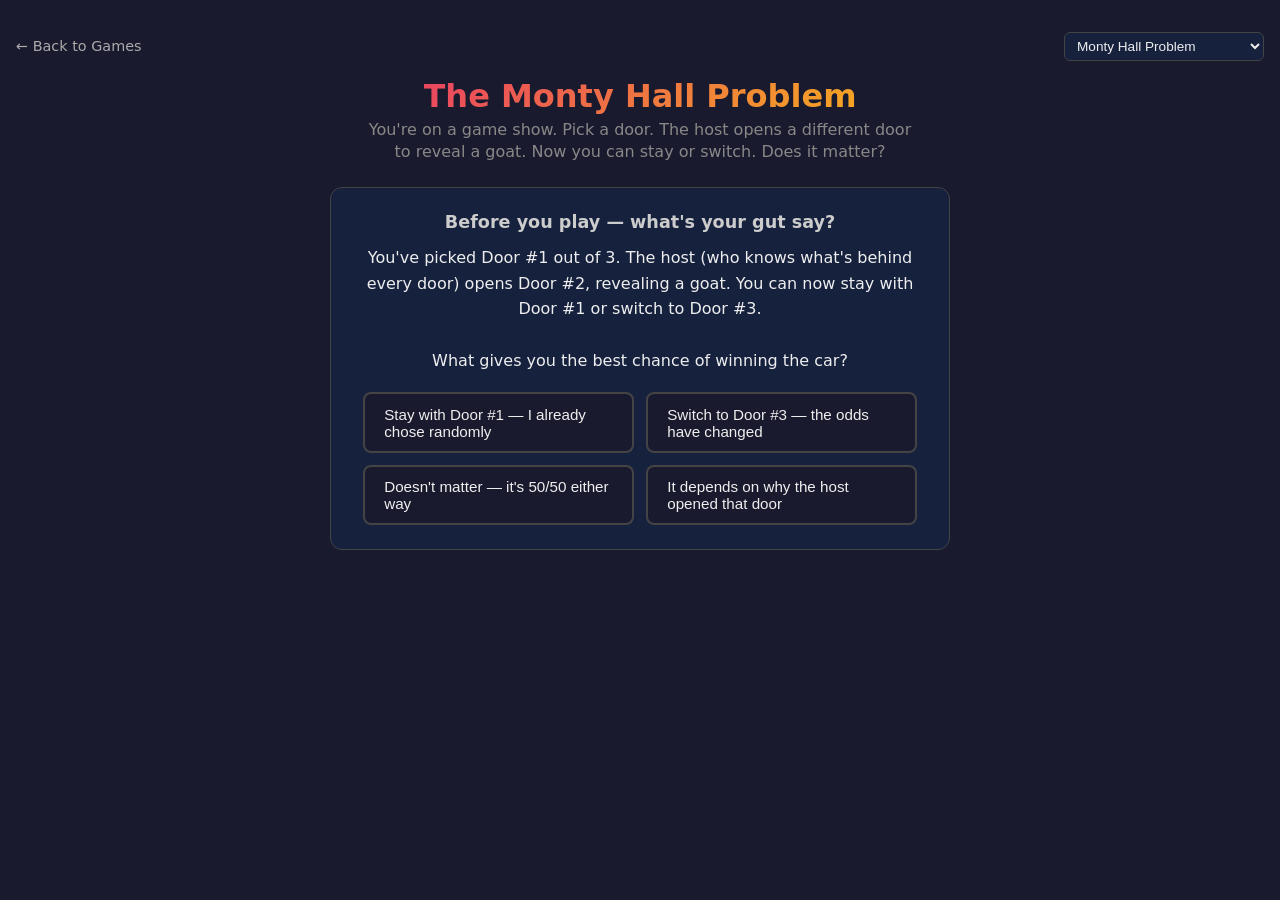
<file: monty-hall.html>
<!DOCTYPE html>
<html lang="en">
<head>
  <meta charset="UTF-8">
  <meta name="viewport" content="width=device-width, initial-scale=1.0">
  <title>Monty Hall Problem - Probability Paradoxes</title>
  <link rel="stylesheet" href="shared.css">
  <style>
    .doors {
      display: flex;
      flex-wrap: wrap;
      gap: var(--door-gap, 12px);
      justify-content: center;
      width: 100%;
      max-width: 1200px;
      margin-bottom: 1.5rem;
    }
    .door {
      width: var(--door-w, 100px);
      height: var(--door-h, 140px);
      border-radius: var(--door-radius, 10px);
      display: flex;
      flex-direction: column;
      align-items: center;
      justify-content: center;
      cursor: pointer;
      transition: transform 0.15s, box-shadow 0.15s, background 0.2s, border-color 0.2s;
      user-select: none;
      position: relative;
      overflow: hidden;
    }
    .door:hover:not(.opened):not(.disabled) {
      transform: translateY(-3px);
      box-shadow: 0 6px 20px rgba(233, 69, 96, 0.35);
    }
    .door.closed {
      background: linear-gradient(170deg, #2a4a7f, #16305a);
      border: 2px solid #3a5a8a;
    }
    .door.closed .door-face {
      width: 60%; height: 65%;
      border-radius: 3px;
      background: linear-gradient(170deg, #1e3b66, #132a4d);
      border: 1px solid #4a6a9a;
      position: relative;
    }
    .door.closed .door-face::after {
      content: '';
      position: absolute;
      right: 15%; top: 50%;
      transform: translateY(-50%);
      width: var(--knob-size, 8px);
      height: var(--knob-size, 8px);
      border-radius: 50%;
      background: #c9a84c;
      box-shadow: 0 0 4px rgba(201, 168, 76, 0.5);
    }
    .door .door-number {
      font-size: var(--num-size, 0.75rem);
      color: #8ab;
      position: absolute;
      top: 3px;
      font-weight: 600;
    }
    .door .door-icon {
      font-size: var(--icon-size, 2.2rem);
      line-height: 1;
    }
    .door.selected {
      border: 2px solid #e94560;
      box-shadow: 0 0 18px rgba(233, 69, 96, 0.5);
      background: linear-gradient(170deg, #3a3a7f, #252060);
    }
    .door.selected .door-face {
      background: linear-gradient(170deg, #2e2e6a, #1e1550);
      border-color: #7a6aaa;
    }
    .door.selected .door-face::after {
      background: #e94560;
      box-shadow: 0 0 6px rgba(233, 69, 96, 0.7);
    }
    .door.opened { cursor: default; border: 2px solid #333; }
    .door.opened.goat {
      background: linear-gradient(170deg, #2a2020, #1a1010);
      border-color: #443030;
    }
    .door.opened.car {
      background: linear-gradient(170deg, #1a3a1a, #0d2a0d);
      border-color: #4caf50;
      box-shadow: 0 0 20px rgba(76, 175, 80, 0.4);
    }
    .door.disabled:not(.opened) {
      opacity: 0.3; cursor: default; pointer-events: none;
    }
    .door.done-clickable { cursor: pointer; }
  </style>
</head>
<body>

<a href="index.html" class="back-link">&larr; Back to Games</a>
<h1>The Monty Hall Problem</h1>
<p class="subtitle">You're on a game show. Pick a door. The host opens a different door to reveal a goat. Now you can stay or switch. Does it matter?</p>

<div class="quiz-panel" id="quizPanel">
  <h2>Before you play — what's your gut say?</h2>
  <p class="quiz-question">
    You've picked Door #1 out of 3. The host (who knows what's behind every door) opens Door #2, revealing a goat. You can now stay with Door #1 or switch to Door #3.<br><br>
    What gives you the best chance of winning the car?
  </p>
  <div class="quiz-options">
    <button class="quiz-btn" onclick="montyQuiz('stay')">Stay with Door #1 — I already chose randomly</button>
    <button class="quiz-btn" onclick="montyQuiz('switch')">Switch to Door #3 — the odds have changed</button>
    <button class="quiz-btn" onclick="montyQuiz('fifty')">Doesn't matter — it's 50/50 either way</button>
    <button class="quiz-btn" onclick="montyQuiz('depends')">It depends on why the host opened that door</button>
  </div>
  <div class="quiz-feedback" id="quizFeedback">
    <span id="quizFeedbackText"></span><br>
    <button class="quiz-continue" onclick="document.getElementById('quizPanel').style.display='none'; document.getElementById('gameSection').style.display='contents';">Play to find out &rarr;</button>
  </div>
</div>

<div id="gameSection" style="display:none; contents: flex; flex-direction: column; align-items: center; width: 100%;">
<div class="controls">
  <label>Doors: <input type="number" id="doorCount" min="3" value="3"></label>
  <button class="btn-primary" onclick="startGame()">New Game</button>
  <button class="btn-secondary" onclick="autoRun(100)">Auto-Run 100</button>
  <button class="btn-secondary btn-small" onclick="resetStats()">Reset Stats</button>
</div>

<div class="status" id="status">Pick a door!</div>
<div class="doors" id="doors"></div>

<div class="scoreboard">
  <div class="score-box"><div class="label">Games</div><div class="value neutral" id="totalGames">0</div></div>
  <div class="score-box"><div class="label">Wins (stayed)</div><div class="value win" id="stayWins">0/0</div></div>
  <div class="score-box"><div class="label">Wins (switched)</div><div class="value win" id="switchWins">0/0</div></div>
</div>

<details class="explanation">
  <summary>How does this work?</summary>
  <p>Behind one door is a car; the rest have goats. You pick a door, then the host opens <strong>N&minus;2</strong> other doors that all have goats. You choose: <strong>stay</strong> with your original pick or <strong>switch</strong> to the remaining unopened door.</p>
  <p>With <strong>N</strong> doors, staying wins with probability <strong>1/N</strong>, while switching wins with probability <strong>(N&minus;1)/N</strong>. The more doors, the bigger the advantage of switching!</p>
</details>
</div><!-- end gameSection -->

<script src="shared.js"></script>
<script>
  var state = { phase:'pick', n:3, carDoor:0, picked:-1, doors:[] };
  var stats = loadState('montyStats', { total:0, stayWins:0, stayTotal:0, switchWins:0, switchTotal:0 });

  function renderStats() {
    setText('totalGames', stats.total);
    var sp = stats.stayTotal ? ((stats.stayWins/stats.stayTotal)*100).toFixed(0)+'%' : '-';
    var swp = stats.switchTotal ? ((stats.switchWins/stats.switchTotal)*100).toFixed(0)+'%' : '-';
    setText('stayWins', stats.stayWins+'/'+stats.stayTotal+' ('+sp+')');
    setText('switchWins', stats.switchWins+'/'+stats.switchTotal+' ('+swp+')');
  }

  function autoRun(runs) {
    var input=$('doorCount');
    var n=parseInt(input.value,10);
    if(isNaN(n)||n<3) n=3;
    
    for (var i = 0; i < runs; i++) {
      var car = Math.floor(Math.random() * n);
      var picked = Math.floor(Math.random() * n);
      
      // Sim stay
      stats.total++;
      stats.stayTotal++;
      if (picked === car) {
        stats.stayWins++;
      }
      
      // Sim switch (simulate an independent game where we always switch)
      var car2 = Math.floor(Math.random() * n);
      var picked2 = Math.floor(Math.random() * n);
      stats.total++;
      stats.switchTotal++;
      if (picked2 !== car2) { // if you pick wrong initially, switching wins (in 3-door). In N-door, you switch to the ONLY remaining door, so you win if you picked wrong initially.
         stats.switchWins++;
      }
    }
    
    saveState('montyStats',stats); 
    renderStats();
    setText('status', 'Ran ' + (runs*2) + ' simulated games (' + runs + ' stay, ' + runs + ' switch).');
  }

  function resetStats() {
    stats = { total:0, stayWins:0, stayTotal:0, switchWins:0, switchTotal:0 };
    saveState('montyStats', stats); renderStats();
  }

  function computeSizes(n) {
    if (n<=5) return {w:100,h:140,gap:12,radius:10,icon:2.2,num:0.75,knob:8};
    if (n<=12) return {w:85,h:120,gap:10,radius:8,icon:1.8,num:0.7,knob:7};
    if (n<=30) return {w:65,h:90,gap:8,radius:7,icon:1.4,num:0.6,knob:6};
    if (n<=80) return {w:48,h:66,gap:6,radius:6,icon:1.1,num:0.5,knob:5};
    if (n<=200) return {w:34,h:46,gap:4,radius:5,icon:0.85,num:0.4,knob:4};
    if (n<=500) return {w:24,h:32,gap:3,radius:4,icon:0.65,num:0,knob:3};
    return {w:16,h:20,gap:2,radius:3,icon:0.45,num:0,knob:2};
  }

  function applySizes(s) {
    var c=$('doors');
    c.style.setProperty('--door-w',s.w+'px');
    c.style.setProperty('--door-h',s.h+'px');
    c.style.setProperty('--door-gap',s.gap+'px');
    c.style.setProperty('--door-radius',s.radius+'px');
    c.style.setProperty('--icon-size',s.icon+'rem');
    c.style.setProperty('--num-size',s.num+'rem');
    c.style.setProperty('--knob-size',s.knob+'px');
  }

  function startGame() {
    var input=$('doorCount');
    var n=parseInt(input.value,10);
    if(isNaN(n)||n<3) n=3;
    input.value=n;
    state={phase:'pick',n:n,carDoor:Math.floor(Math.random()*n),picked:-1,doors:Array(n).fill('closed')};
    setText('status','Step 1: Pick a door!');
    renderDoors();
  }

  function remainingDoor() {
    for(var i=0;i<state.n;i++) if(state.doors[i]==='closed'&&i!==state.picked) return i;
    return -1;
  }

  function renderDoors() {
    var c=$('doors'); c.innerHTML='';
    var s=computeSizes(state.n); applySizes(s);
    var showNum=s.num>0;
    for(var i=0;i<state.n;i++){
      var d=el('div','door');
      if(showNum) d.appendChild(el('span','door-number',''+(i+1)));
      if(state.doors[i]==='closed'){
        d.classList.add('closed');
        if(state.picked===i) d.classList.add('selected');
        d.appendChild(el('div','door-face'));
        if(state.phase==='switch'&&i!==state.picked&&i!==remainingDoor()) d.classList.add('disabled');
        if(state.phase==='done') d.classList.add('done-clickable');
      } else if(state.doors[i]==='opened-goat'){
        d.classList.add('opened','goat');
        d.appendChild(el('span','door-icon','\u{1F410}'));
        if(state.phase==='done') d.classList.add('done-clickable');
      } else {
        d.classList.add('opened','car');
        d.appendChild(el('span','door-icon','\u{1F697}'));
        if(state.phase==='done') d.classList.add('done-clickable');
      }
      (function(idx){d.addEventListener('click',function(){onDoorClick(idx)});})(i);
      c.appendChild(d);
    }
  }

  function onDoorClick(i) {
    if(state.phase==='done'){startGame();return;}
    if(state.phase==='pick'){
      state.picked=i; state.phase='switch';
      var openable=[];
      for(var j=0;j<state.n;j++) if(j!==i&&j!==state.carDoor) openable.push(j);
      shuffle(openable);
      for(var k=0;k<state.n-2&&k<openable.length;k++) state.doors[openable[k]]='opened-goat';
      var other=remainingDoor();
      setText('status','Step 2: Stay with door '+(i+1)+', or switch to door '+(other+1)+'?');
      renderDoors();
    } else if(state.phase==='switch'){
      var other=remainingDoor();
      if(i!==state.picked&&i!==other) return;
      var switched=(i!==state.picked), won=(i===state.carDoor);
      for(var j=0;j<state.n;j++) if(state.doors[j]==='closed') state.doors[j]=j===state.carDoor?'opened-car':'opened-goat';
      state.phase='done';
      stats.total++;
      if(switched){stats.switchTotal++;if(won)stats.switchWins++;}
      else{stats.stayTotal++;if(won)stats.stayWins++;}
      saveState('montyStats',stats); renderStats();
      var act=switched?'switched':'stayed';
      var res=won?'You won the car! \u{1F389}':'You got a goat. \u{1F410}';
      setText('status','You '+act+'. '+res+'  Click anywhere to play again.');
      renderDoors();
    }
  }

  renderStats();
  startGame();

  function montyQuiz(answer) {
    var btns = document.querySelectorAll('.quiz-btn');
    btns.forEach(function(b) { b.disabled = true; });
    var fb = document.getElementById('quizFeedback');
    var ft = document.getElementById('quizFeedbackText');
    if (answer === 'switch') {
      btns.forEach(function(b) { if (b.textContent.indexOf('Switch') !== -1) b.classList.add('correct'); });
      ft.textContent = '✓ Correct! Switching wins 2/3 of the time. Your original pick had a 1/3 chance — and that never changes. The host\'s action concentrates the remaining 2/3 probability onto the other door.';
      fb.className = 'quiz-feedback correct';
    } else if (answer === 'fifty') {
      btns.forEach(function(b) { if (b.textContent.indexOf('50/50') !== -1) b.classList.add('incorrect'); else if (b.textContent.indexOf('Switch') !== -1) b.classList.add('reveal'); });
      ft.textContent = '✗ This is the most common intuition — but it\'s wrong. Switching wins 2/3 of the time. The host\'s reveal isn\'t random; it carries information that shifts the odds.';
      fb.className = 'quiz-feedback incorrect';
    } else {
      btns.forEach(function(b) { if (b.textContent.indexOf('Switch') !== -1) b.classList.add('reveal'); else if (b === document.querySelector('.quiz-btn:nth-child(' + ({stay:1,depends:4}[answer]) + ')')) b.classList.add('incorrect'); });
      ft.textContent = '✗ Not quite. The answer doesn\'t depend on the host\'s motive — in the classic game the host always reveals a goat. Switching wins 2/3 of the time.';
      fb.className = 'quiz-feedback incorrect';
    }
    fb.style.display = 'block';
  }
</script>
</body>
</html>
</file>
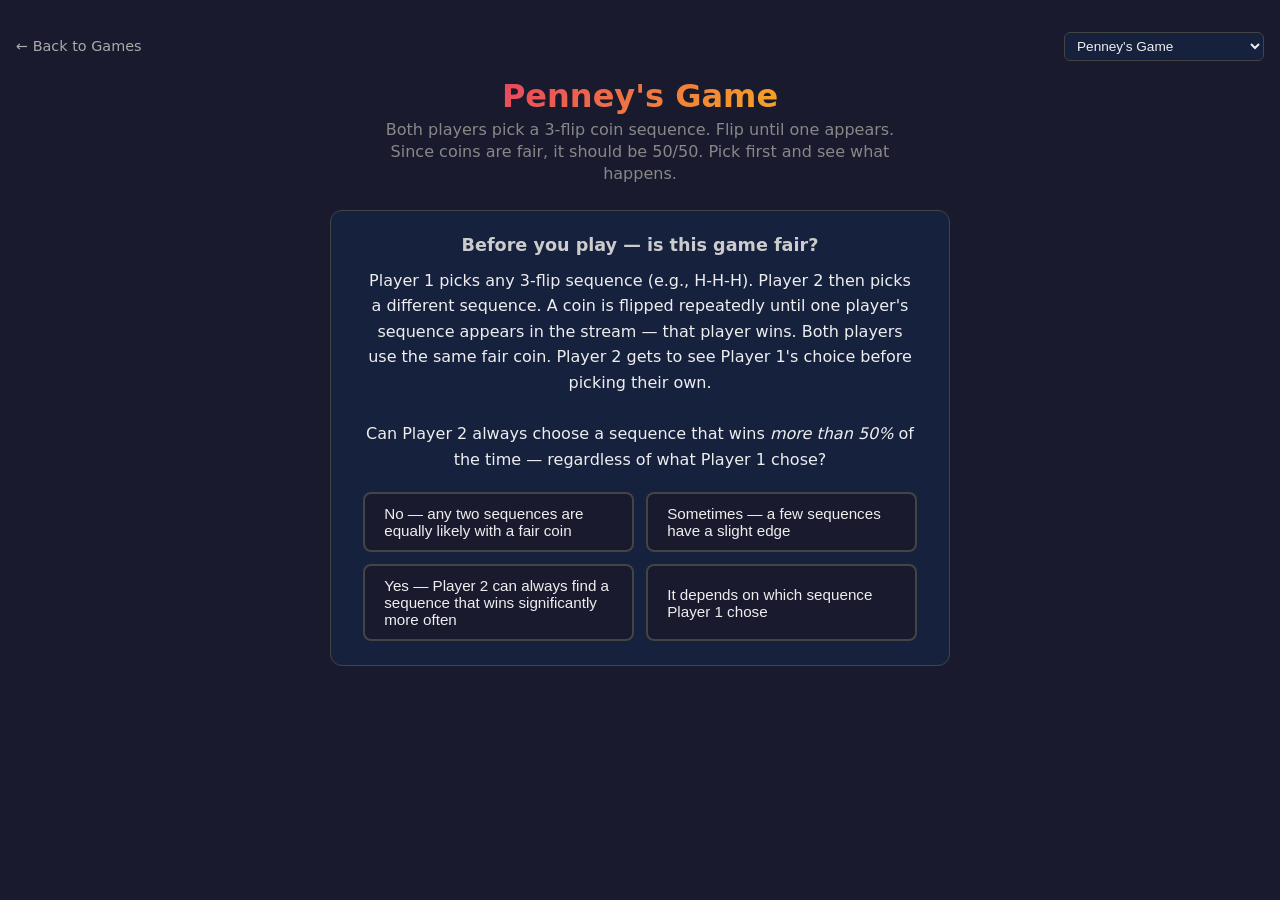
<file: penneys-game.html>
<!DOCTYPE html>
<html lang="en">
<head>
  <meta charset="UTF-8">
  <meta name="viewport" content="width=device-width, initial-scale=1.0">
  <title>Penney's Game - Probability Paradoxes</title>
  <link rel="stylesheet" href="shared.css">
  <style>
    .seq-selectors {
      display: flex;
      flex-wrap: wrap;
      justify-content: center;
      gap: 2rem;
      margin-bottom: 1.5rem;
    }
    .player-card {
      background: var(--bg-card);
      border: 2px solid var(--border-mid);
      border-radius: 10px;
      padding: 1rem 1.5rem;
      text-align: center;
      min-width: 250px;
    }
    .player-card.p1 { border-color: var(--accent-red); }
    .player-card.p2 { border-color: var(--accent-gold); }
    .player-title {
      font-weight: 700;
      margin-bottom: 0.8rem;
      color: var(--text-primary);
    }
    .p1 .player-title { color: var(--accent-red); }
    .p2 .player-title { color: var(--accent-gold); }
    
    .seq-input {
      display: flex;
      justify-content: center;
      gap: 0.5rem;
      margin-bottom: 1rem;
    }
    .coin-select {
      width: 40px;
      height: 40px;
      font-size: 1.2rem;
      font-weight: 700;
      border-radius: 8px;
      border: 1px solid var(--border-dark);
      background: var(--bg-dark);
      color: var(--text-primary);
      text-align: center;
      cursor: pointer;
      appearance: none;
      -webkit-appearance: none;
    }
    
    .coin-history {
      display: flex;
      flex-wrap: wrap;
      gap: 4px;
      justify-content: center;
      max-width: 800px;
      margin: 1.5rem auto;
      min-height: 50px;
      padding: 1rem;
      background: rgba(0,0,0,0.2);
      border-radius: 8px;
    }
    .coin-flip {
      width: 30px;
      height: 30px;
      border-radius: 50%;
      display: flex;
      align-items: center;
      justify-content: center;
      font-weight: bold;
      font-size: 0.9rem;
      background: var(--border-dark);
      color: var(--text-secondary);
      animation: popIn 0.3s ease-out;
    }
    .coin-flip.heads { background: #3a5a8a; color: #fff; }
    .coin-flip.tails { background: #8a3a3a; color: #fff; }
    .coin-flip.highlight-p1 {
      box-shadow: 0 0 0 3px var(--accent-red);
      transform: scale(1.1);
      z-index: 10;
    }
    .coin-flip.highlight-p2 {
      box-shadow: 0 0 0 3px var(--accent-gold);
      transform: scale(1.1);
      z-index: 10;
    }
    
    @keyframes popIn {
      0% { transform: scale(0); }
      80% { transform: scale(1.2); }
      100% { transform: scale(1); }
    }

    .odds-display {
      font-size: 0.9rem;
      color: var(--text-dim);
      margin-top: 0.5rem;
    }
  </style>
</head>
<body>

<a href="index.html" class="back-link">&larr; Back to Games</a>
<h1>Penney's Game</h1>
<p class="subtitle">Both players pick a 3-flip coin sequence. Flip until one appears. Since coins are fair, it should be 50/50. Pick first and see what happens.</p>

<div class="quiz-panel" id="quizPanel">
  <h2>Before you play — is this game fair?</h2>
  <p class="quiz-question">
    Player 1 picks any 3-flip sequence (e.g., H-H-H). Player 2 then picks a different sequence. A coin is flipped repeatedly until one player's sequence appears in the stream — that player wins. Both players use the same fair coin. Player 2 gets to see Player 1's choice before picking their own.<br><br>
    Can Player 2 always choose a sequence that wins <em>more than 50%</em> of the time — regardless of what Player 1 chose?
  </p>
  <div class="quiz-options">
    <button class="quiz-btn" onclick="penneyQuiz('no')">No — any two sequences are equally likely with a fair coin</button>
    <button class="quiz-btn" onclick="penneyQuiz('sometimes')">Sometimes — a few sequences have a slight edge</button>
    <button class="quiz-btn" onclick="penneyQuiz('yes')">Yes — Player 2 can always find a sequence that wins significantly more often</button>
    <button class="quiz-btn" onclick="penneyQuiz('depends')">It depends on which sequence Player 1 chose</button>
  </div>
  <div class="quiz-feedback" id="quizFeedback">
    <span id="quizFeedbackText"></span><br>
    <button class="quiz-continue" onclick="document.getElementById('quizPanel').style.display='none'; document.getElementById('gameSection').style.display='block';">Pick your sequence &rarr;</button>
  </div>
</div>

<div id="gameSection" style="display:none;">
<div class="seq-selectors">
  <div class="player-card p1">
    <div class="player-title">Player 1 Sequence</div>
    <div class="seq-input">
      <select id="p1-1" class="coin-select" onchange="updateOdds()"><option value="H">H</option><option value="T">T</option></select>
      <select id="p1-2" class="coin-select" onchange="updateOdds()"><option value="H">H</option><option value="T">T</option></select>
      <select id="p1-3" class="coin-select" onchange="updateOdds()"><option value="H">H</option><option value="T">T</option></select>
    </div>
  </div>
  <div class="player-card p2">
    <div class="player-title">Player 2 Sequence</div>
    <div class="seq-input">
      <select id="p2-1" class="coin-select" onchange="updateOdds()"><option value="T">T</option><option value="H">H</option></select>
      <select id="p2-2" class="coin-select" onchange="updateOdds()"><option value="H">H</option><option value="T">T</option></select>
      <select id="p2-3" class="coin-select" onchange="updateOdds()"><option value="H">H</option><option value="T">T</option></select>
    </div>
    <button class="btn-secondary btn-small" onclick="autoPickP2()">Optimal Choice</button>
  </div>
</div>

<div class="controls">
  <button class="btn-primary" onclick="flipSingle()">Flip Coin</button>
  <button class="btn-secondary" onclick="autoComplete()">Auto Complete</button>
  <button class="btn-secondary" onclick="runTrials(1000)">Run 1,000 Trials</button>
  <button class="btn-secondary btn-small" onclick="resetStats()">Reset Game</button>
</div>

<div class="status" id="status">Select sequences and start flipping!</div>
<div class="odds-display" id="oddsDisplay"></div>

<div class="coin-history" id="coinHistory"></div>

<div class="scoreboard">
  <div class="score-box">
    <div class="label" style="color:var(--accent-red)">P1 Wins</div>
    <div class="value" id="p1Wins" style="color:var(--accent-red)">0</div>
  </div>
  <div class="score-box">
    <div class="label" style="color:var(--accent-gold)">P2 Wins</div>
    <div class="value" id="p2Wins" style="color:var(--accent-gold)">0</div>
  </div>
  <div class="score-box">
    <div class="label">Total Games</div>
    <div class="value neutral" id="totalGames">0</div>
  </div>
</div>

<details class="explanation">
  <summary>How does this work?</summary>
  <p>In <strong>Penney's Game</strong>, two players each choose a sequence of three coin flips (e.g., HTH). A coin is flipped repeatedly until one of the sequences appears.</p>
  <p>Paradoxically, no matter what sequence Player 1 picks, Player 2 can always pick a different sequence that has a <strong>higher probability of appearing first</strong>. This makes the game <em>non-transitive</em> (like Rock-Paper-Scissors).</p>
  <p>The optimal strategy for Player 2 against Player 1's sequence (1st, 2nd, 3rd) is: <strong>(Opposite of 2nd), (1st), (2nd)</strong>. This guarantees Player 2 wins between 66% and 87% of the time, depending on Player 1's choice!</p>
</details>
</div><!-- end gameSection -->

<script src="shared.js"></script>
<script>
  function penneyQuiz(answer) {
    var btns = document.querySelectorAll('.quiz-btn');
    btns.forEach(function(b) { b.disabled = true; });
    var fb = document.getElementById('quizFeedback');
    var ft = document.getElementById('quizFeedbackText');
    if (answer === 'yes') {
      btns[2].classList.add('correct');
      ft.textContent = '✓ Correct! No matter what 3-flip sequence Player 1 picks, Player 2 can always choose a counter-sequence that wins between 66% and 87.5% of the time. The game is non-transitive — like a coin-flip version of Rock-Paper-Scissors.';
      fb.className = 'quiz-feedback correct';
    } else if (answer === 'no') {
      btns[0].classList.add('incorrect'); btns[2].classList.add('reveal');
      ft.textContent = '✗ This is the intuitive answer — fair coins, equal sequences. But it\'s wrong! The second player can exploit the sequential nature of the stream to gain a massive edge, winning up to 87.5% of rounds.';
      fb.className = 'quiz-feedback incorrect';
    } else if (answer === 'depends') {
      btns[3].classList.add('incorrect'); btns[2].classList.add('reveal');
      ft.textContent = '✗ Close — the winning margin does depend on Player 1\'s choice (ranging from 66% to 87.5%). But Player 2 can ALWAYS find a counter that wins more than 50%. There is no safe sequence for Player 1.';
      fb.className = 'quiz-feedback incorrect';
    } else {
      btns[1].classList.add('incorrect'); btns[2].classList.add('reveal');
      ft.textContent = '✗ It\'s more than just a slight edge. Player 2\'s advantage ranges from 66% to 87.5% depending on Player 1\'s sequence — a dramatic and consistent advantage from a completely fair coin.';
      fb.className = 'quiz-feedback incorrect';
    }
    fb.style.display = 'block';
  }

  var state = { history: [], active: true };
  var stats = { p1Wins: 0, p2Wins: 0, total: 0 };

  function getSeq(player) {
    return $('p'+player+'-1').value + $('p'+player+'-2').value + $('p'+player+'-3').value;
  }

  function autoPickP2() {
    var s1 = getSeq(1);
    var secondOpposite = s1[1] === 'H' ? 'T' : 'H';
    $('p2-1').value = secondOpposite;
    $('p2-2').value = s1[0];
    $('p2-3').value = s1[1];
    updateOdds();
    resetBoard();
  }

  function updateOdds() {
    var s1 = getSeq(1);
    var s2 = getSeq(2);
    if (s1 === s2) {
      setText('oddsDisplay', 'Sequences must be different!');
      $('status').textContent = 'Sequences must be different!';
      state.active = false;
      return;
    }
    state.active = true;
    
    // Exact odds lookup for Penney's game lengths of 3
    var oddsMap = {
      'HHH': {'THH': 7/8},
      'HHT': {'THH': 3/4},
      'HTH': {'HHT': 2/3},
      'HTT': {'HHT': 2/3},
      'THH': {'TTH': 2/3},
      'THT': {'TTH': 2/3},
      'TTH': {'HTT': 3/4},
      'TTT': {'HTT': 7/8}
    };
    
    var optimalS2 = '';
    var s2WinProb = 0;
    
    if (s1[0] === s2[1] && s1[1] === s2[2] && s2[0] === (s1[1] === 'H'?'T':'H')) {
      // S2 is optimal
      var prob = oddsMap[s1][s2];
      setText('oddsDisplay', 'P2 is using optimal strategy. P2 theoretical win rate: ' + pct(prob, 1));
    } else {
      setText('oddsDisplay', '');
    }
    resetBoard();
  }

  function resetBoard() {
    state.history = [];
    state.active = true;
    $('coinHistory').innerHTML = '';
    setText('status', 'Select sequences and start flipping!');
  }

  function resetStats() {
    stats = { p1Wins: 0, p2Wins: 0, total: 0 };
    updateScoreboard();
    resetBoard();
  }

  function updateScoreboard() {
    setText('p1Wins', stats.p1Wins + (stats.total > 0 ? ' (' + pct(stats.p1Wins/stats.total, 1) + ')' : ''));
    setText('p2Wins', stats.p2Wins + (stats.total > 0 ? ' (' + pct(stats.p2Wins/stats.total, 1) + ')' : ''));
    setText('totalGames', stats.total);
  }

  function checkWin() {
    var str = state.history.join('');
    var s1 = getSeq(1);
    var s2 = getSeq(2);
    
    if (str.endsWith(s1)) {
      state.active = false;
      stats.p1Wins++;
      stats.total++;
      setText('status', 'Player 1 wins with ' + s1 + '!');
      highlightWin('p1');
      updateScoreboard();
      return true;
    } else if (str.endsWith(s2)) {
      state.active = false;
      stats.p2Wins++;
      stats.total++;
      setText('status', 'Player 2 wins with ' + s2 + '!');
      highlightWin('p2');
      updateScoreboard();
      return true;
    }
    return false;
  }

  function highlightWin(player) {
    var hist = $('coinHistory').children;
    var len = hist.length;
    if (len >= 3) {
      for (var i = len - 3; i < len; i++) {
        hist[i].classList.add('highlight-' + player);
      }
    }
  }

  function renderCoin(result) {
    var hist = $('coinHistory');
    var coin = el('div', 'coin-flip ' + (result === 'H' ? 'heads' : 'tails'), result);
    hist.appendChild(coin);
    // Auto-scroll logic if needed could go here
  }

  function flipSingle() {
    if (!state.active) {
      resetBoard();
    }
    var s1 = getSeq(1); var s2 = getSeq(2);
    if (s1 === s2) return;

    var result = flipCoin() ? 'H' : 'T';
    state.history.push(result);
    renderCoin(result);
    checkWin();
  }

  function autoComplete() {
    if (!state.active) resetBoard();
    var s1 = getSeq(1); var s2 = getSeq(2);
    if (s1 === s2) return;
    
    while(state.active) {
      var result = flipCoin() ? 'H' : 'T';
      state.history.push(result);
      renderCoin(result);
      if (checkWin()) break;
    }
  }

  function runTrials(n) {
    var s1 = getSeq(1); var s2 = getSeq(2);
    if (s1 === s2) {
      alert("Sequences must be different!");
      return;
    }
    
    var p1W = 0, p2W = 0;
    for (var i = 0; i < n; i++) {
      var hist = "";
      while(true) {
        hist += flipCoin() ? 'H' : 'T';
        if (hist.endsWith(s1)) { p1W++; break; }
        if (hist.endsWith(s2)) { p2W++; break; }
      }
    }
    
    stats.p1Wins += p1W;
    stats.p2Wins += p2W;
    stats.total += n;
    updateScoreboard();
    resetBoard();
    setText('status', 'Ran ' + n + ' trials. P2 win rate in this batch: ' + pct(p2W/n, 1));
  }

  updateOdds();
</script>
</body>
</html>
</file>
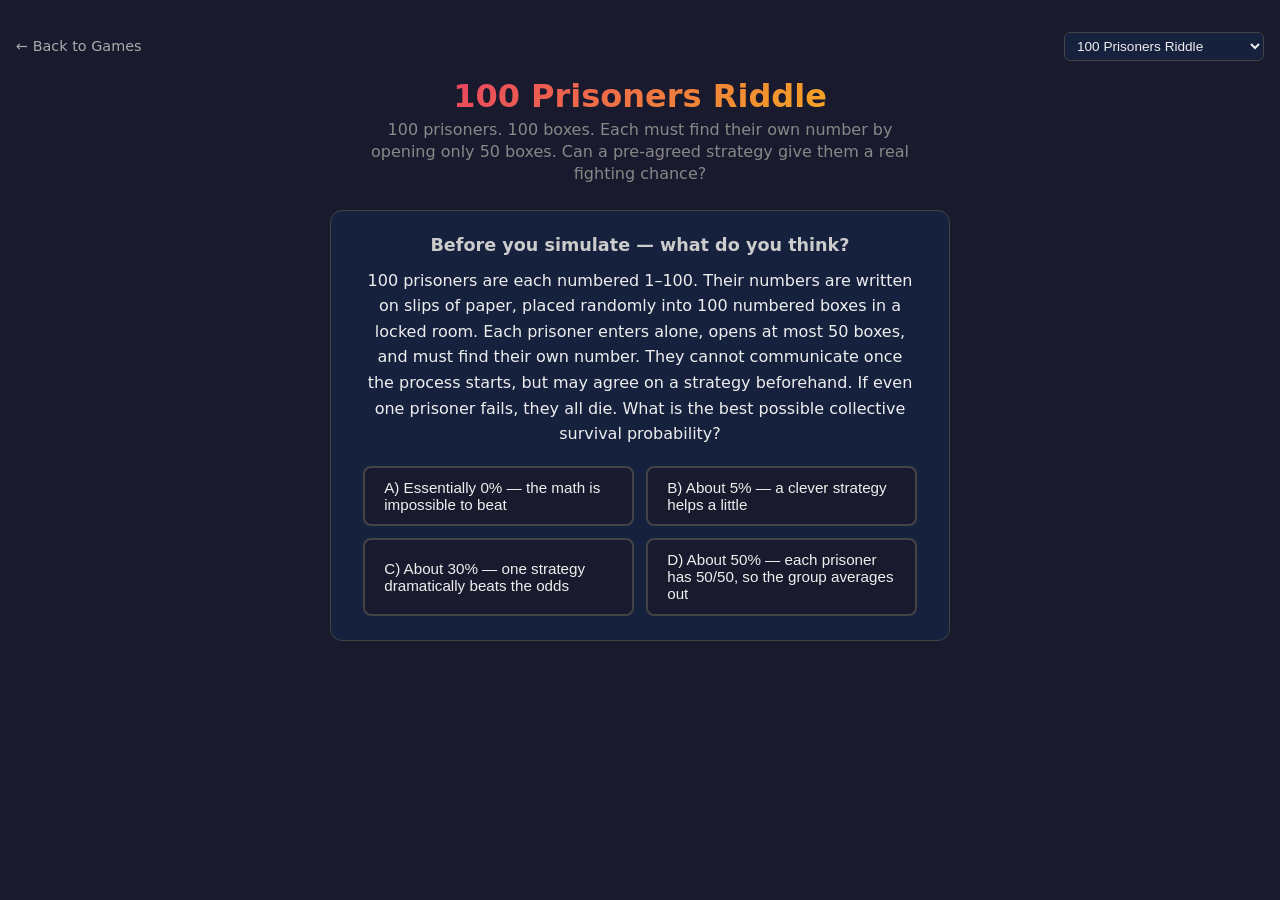
<file: prisoners-riddle.html>
<!DOCTYPE html>
<html lang="en">
<head>
  <meta charset="UTF-8">
  <meta name="viewport" content="width=device-width, initial-scale=1.0">
  <title>100 Prisoners Riddle - Probability Paradoxes</title>
  <link rel="stylesheet" href="shared.css">
  <style>
    .room-grid {
      display: grid;
      grid-template-columns: repeat(auto-fill, minmax(36px, 1fr));
      gap: 4px;
      max-width: 800px;
      margin: 1rem auto;
      padding: 10px;
      background: rgba(0,0,0,0.1);
      border-radius: 8px;
    }
    .box {
      aspect-ratio: 1;
      background: linear-gradient(145deg, #3a3a4a, #2a2a3a);
      border: 1px solid var(--border-mid);
      border-radius: 4px;
      display: flex;
      align-items: center;
      justify-content: center;
      font-size: 0.8rem;
      font-weight: bold;
      color: var(--text-dim);
      position: relative;
      cursor: default;
      user-select: none;
      transition: all 0.2s;
    }
    .box .box-lid {
      position: absolute;
      inset: 0;
      background: linear-gradient(145deg, #4a4a5a, #3a3a4a);
      border-radius: 4px;
      display: flex;
      align-items: center;
      justify-content: center;
      font-size: 0.7rem;
      color: #99a;
      transition: transform 0.3s, opacity 0.3s;
      backface-visibility: hidden;
    }
    
    .box.open {
      background: var(--bg-dark);
      border-color: var(--accent-gold);
      color: var(--accent-gold);
    }
    .box.open .box-lid {
      transform: rotateY(180deg) scale(0.8);
      opacity: 0;
    }
    
    .box.success {
      border-color: var(--accent-green);
      color: var(--accent-green);
      box-shadow: 0 0 8px rgba(76, 175, 80, 0.4);
    }
    
    .simulation-panel {
      max-width: 800px;
      margin: 0 auto;
      text-align: center;
    }
    
    .progress-track {
      width: 100%;
      height: 10px;
      background: var(--border-dark);
      border-radius: 5px;
      margin: 1rem 0;
      overflow: hidden;
      display: none;
    }
    .progress-fill {
      height: 100%;
      background: var(--accent-red);
      width: 0%;
      transition: width 0.1s;
    }
    
    .current-prisoner {
      font-size: 1.2rem;
      margin-bottom: 0.5rem;
      color: var(--accent-gold);
    }
    .strategy-toggle {
      display: flex;
      justify-content: center;
      gap: 1rem;
      margin-bottom: 1rem;
    }
    .strategy-toggle label {
      display: flex;
      align-items: center;
      gap: 0.5rem;
      cursor: pointer;
      font-size: 1rem;
    }
  </style>
</head>
<body>

<a href="index.html" class="back-link">&larr; Back to Games</a>
<h1>100 Prisoners Riddle</h1>
<p class="subtitle">100 prisoners. 100 boxes. Each must find their own number by opening only 50 boxes. Can a pre-agreed strategy give them a real fighting chance?</p>

<div class="quiz-panel" id="quizPanel">
  <h2>Before you simulate — what do you think?</h2>
  <p class="quiz-question">
    100 prisoners are each numbered 1–100. Their numbers are written on slips of paper, placed randomly into 100 numbered boxes in a locked room. Each prisoner enters alone, opens at most 50 boxes, and must find their own number. They cannot communicate once the process starts, but may agree on a strategy beforehand. If even one prisoner fails, they all die. What is the best possible collective survival probability?
  </p>
  <div class="quiz-options">
    <button class="quiz-btn" onclick="prisonQuiz('a')">A) Essentially 0% — the math is impossible to beat</button>
    <button class="quiz-btn" onclick="prisonQuiz('b')">B) About 5% — a clever strategy helps a little</button>
    <button class="quiz-btn" onclick="prisonQuiz('c')">C) About 30% — one strategy dramatically beats the odds</button>
    <button class="quiz-btn" onclick="prisonQuiz('d')">D) About 50% — each prisoner has 50/50, so the group averages out</button>
  </div>
  <div class="quiz-feedback" id="quizFeedback">
    <span id="quizFeedbackText"></span><br>
    <button class="quiz-continue" onclick="document.getElementById('quizPanel').style.display='none'; document.getElementById('gameSection').style.display='block';">See the strategy in action &rarr;</button>
  </div>
</div>

<div id="gameSection" style="display:none;">
<div class="simulation-panel">
  <div class="strategy-toggle">
    <label><input type="radio" name="strategy" value="random" id="stratRandom"> Random Guessing</label>
    <label><input type="radio" name="strategy" value="cycle" id="stratCycle" checked> Pointer Cycle Strategy</label>
  </div>
  
  <div class="controls">
    <button class="btn-primary" onclick="visualizeSingleRun()">Watch 1 Run</button>
    <button class="btn-secondary" onclick="runBulkTrials(1000)">Run 1,000 Trials</button>
  </div>
  
  <div class="status" id="status">Select a strategy and start!</div>
  
  <div class="progress-track" id="progressTrack"><div class="progress-fill" id="progressFill"></div></div>
  <div class="current-prisoner" id="currentPrisoner"></div>
  
  <div class="room-grid" id="roomGrid"></div>
</div>

<div class="scoreboard">
  <div class="score-box">
    <div class="label">Total Simulations</div>
    <div class="value neutral" id="statTotal">0</div>
  </div>
  <div class="score-box">
    <div class="label">Total Wins</div>
    <div class="value win" id="statWins">0</div>
  </div>
  <div class="score-box">
    <div class="label">Win Rate</div>
    <div class="value" id="statRate" style="color:var(--accent-gold)">-</div>
  </div>
</div>

<details class="explanation">
  <summary>How does this work?</summary>
  <p>The rules are brutal: 100 prisoners, 100 boxes containing slips of paper numbered 1-100 randomly. Each prisoner can open 50 boxes to find their own number. They cannot communicate after starting. If everyone finds their number, they live. If one fails, they all die.</p>
  <p>With <strong>Random Guessing</strong>, each prisoner has a 1/2 chance. The chance of ALL 100 succeeding is (1/2)<sup>100</sup>, essentially zero.</p>
  <p>The <strong>Pointer Strategy</strong>: Prisoner X opens box X. If it contains number Y, they next open box Y. They follow this chain until they find their number X. This leverages mathematical permutations.</p>
  <p>Why does it work? Random shuffling creates permutation cycles. If the longest cycle is 50 or less, EVERY prisoner will find their number! The math shows there's a ~31.1% chance that a random permutation contains no cycle longer than 50. Thus, their survival rate jumps from zero to ~31%!</p>
</details>
</div><!-- end gameSection -->

<script src="shared.js"></script>
<script>
  function prisonQuiz(answer) {
    var btns = document.querySelectorAll('.quiz-btn');
    btns.forEach(function(b) { b.disabled = true; });
    var fb = document.getElementById('quizFeedback');
    var ft = document.getElementById('quizFeedbackText');
    if (answer === 'c') {
      btns[2].classList.add('correct');
      ft.textContent = '✓ Correct! With the right strategy, prisoners survive about 31% of the time — turning seemingly impossible odds into a realistic chance. The key is exploiting the mathematical structure of permutation cycles.';
      fb.className = 'quiz-feedback correct';
    } else if (answer === 'a') {
      btns[0].classList.add('incorrect'); btns[2].classList.add('reveal');
      ft.textContent = '✗ This is the intuitive answer, and for random searching it\'s essentially correct — (1/2)¹⁰⁰ ≈ 0%. But a specific pre-agreed strategy raises survival odds to ~31%. Run the simulation to see!';
      fb.className = 'quiz-feedback incorrect';
    } else if (answer === 'd') {
      btns[3].classList.add('incorrect'); btns[2].classList.add('reveal');
      ft.textContent = '✗ Each prisoner individually has 50% success, but that doesn\'t mean the group averages out — all 100 must succeed simultaneously. With random choices, the joint probability collapses to essentially zero.';
      fb.className = 'quiz-feedback incorrect';
    } else {
      btns[1].classList.add('incorrect'); btns[2].classList.add('reveal');
      ft.textContent = '✗ Better than zero, but the best strategy actually achieves ~31% — far higher than "slightly better." The improvement comes from a beautiful mathematical insight about permutation cycles.';
      fb.className = 'quiz-feedback incorrect';
    }
    fb.style.display = 'block';
  }

  var N_PRISONERS = 100;
  var N_GUESSES = 50;
  var boxes = [];
  var stats = { total: 0, wins: 0 };

  function initBoxes() {
    boxes = [];
    for (var i = 1; i <= N_PRISONERS; i++) {
      boxes.push(i);
    }
    shuffle(boxes);
  }

  function renderGrid() {
    var grid = $('roomGrid');
    grid.innerHTML = '';
    for (var i = 0; i < N_PRISONERS; i++) {
      var boxEl = el('div', 'box');
      boxEl.id = 'box-' + i;
      boxEl.textContent = boxes[i]; // The content
      
      var lid = el('div', 'box-lid', '' + (i + 1));
      boxEl.appendChild(lid);
      
      grid.appendChild(boxEl);
    }
  }

  function updateScoreboard() {
    setText('statTotal', fmtNum(stats.total));
    setText('statWins', fmtNum(stats.wins));
    if (stats.total > 0) {
      setText('statRate', pct(stats.wins / stats.total, 2));
    } else {
      setText('statRate', '-');
    }
  }

  async function visualizeSingleRun() {
    $('roomGrid').style.display = 'grid';
    initBoxes();
    renderGrid();
    
    var strat = $('stratCycle').checked ? 'cycle' : 'random';
    var allSuccess = true;
    
    setText('status', 'Prisoners are entering the room...');
    
    for (var p = 1; p <= N_PRISONERS; p++) {
      setText('currentPrisoner', 'Prisoner #' + p + ' searching...');
      
      // reset visuals for new prisoner
      document.querySelectorAll('.box').forEach(b => {
        b.classList.remove('open', 'success');
      });
      
      var found = false;
      var currentBoxIdx = p - 1; // 0-indexed
      var opened = [];
      
      if (strat === 'random') {
        var unvisited = [];
        for (var j=0; j<N_PRISONERS; j++) unvisited.push(j);
        shuffle(unvisited);
        for (var guess=0; guess<N_GUESSES; guess++) {
          opened.push(unvisited[guess]);
        }
      }
      
      for (var guess = 0; guess < N_GUESSES; guess++) {
        var targetBoxIdx = strat === 'cycle' ? currentBoxIdx : opened[guess];
        var boxEl = $('box-' + targetBoxIdx);
        boxEl.classList.add('open');
        
        // brief pause for visual effect if P < 3 to avoid extreme slowness
        if (p <= 3) {
          await new Promise(r => setTimeout(r, 50));
        }
        
        var val = boxes[targetBoxIdx];
        if (val === p) {
          found = true;
          boxEl.classList.add('success');
          if (p <= 3) await new Promise(r => setTimeout(r, 200));
          break;
        }
        
        if (strat === 'cycle') {
          currentBoxIdx = val - 1; // Next box to open
        }
      }
      
      if (!found) {
        allSuccess = false;
        setText('status', 'Prisoner #' + p + ' FAILED! Everyone dies.');
        break;
      }
    }
    
    if (allSuccess) {
      setText('status', 'SUCCESS! All 100 prisoners found their numbers!');
    }
    
    stats.total++;
    if (allSuccess) stats.wins++;
    updateScoreboard();
    setText('currentPrisoner', '');
  }

  function simulateOneFull(strat) {
    initBoxes();
    for (var p = 1; p <= N_PRISONERS; p++) {
      var found = false;
      var currentBoxIdx = p - 1;
      
      if (strat === 'random') {
        var unvisited = [];
        for(var j=0; j<N_PRISONERS; j++) unvisited.push(j);
        shuffle(unvisited);
        for(var guess=0; guess<N_GUESSES; guess++) {
          if (boxes[unvisited[guess]] === p) { found = true; break; }
        }
      } else {
        for (var guess = 0; guess < N_GUESSES; guess++) {
          var val = boxes[currentBoxIdx];
          if (val === p) { found = true; break; }
          currentBoxIdx = val - 1;
        }
      }
      if (!found) return false;
    }
    return true;
  }

  function runBulkTrials(n) {
    var strat = $('stratCycle').checked ? 'cycle' : 'random';
    $('roomGrid').style.display = 'none';
    setText('currentPrisoner', '');
    
    var track = $('progressTrack');
    var fill = $('progressFill');
    track.style.display = 'block';
    setText('status', 'Running ' + n + ' simulations (' + strat + ' strategy)...');
    
    runSimulation(n, function() {
      return simulateOneFull(strat);
    }, function(done, res) {
      fill.style.width = ((done / n) * 100) + '%';
    }, function(res) {
      var w = 0;
      for(var i=0; i<res.length; i++) if(res[i]) w++;
      stats.total += n;
      stats.wins += w;
      updateScoreboard();
      track.style.display = 'none';
      fill.style.width = '0%';
      setText('status', 'Finished ' + n + ' trials. ' + w + ' wins.');
    }, 100);
  }
  
  initBoxes();
  renderGrid();
</script>
</body>
</html>
</file>
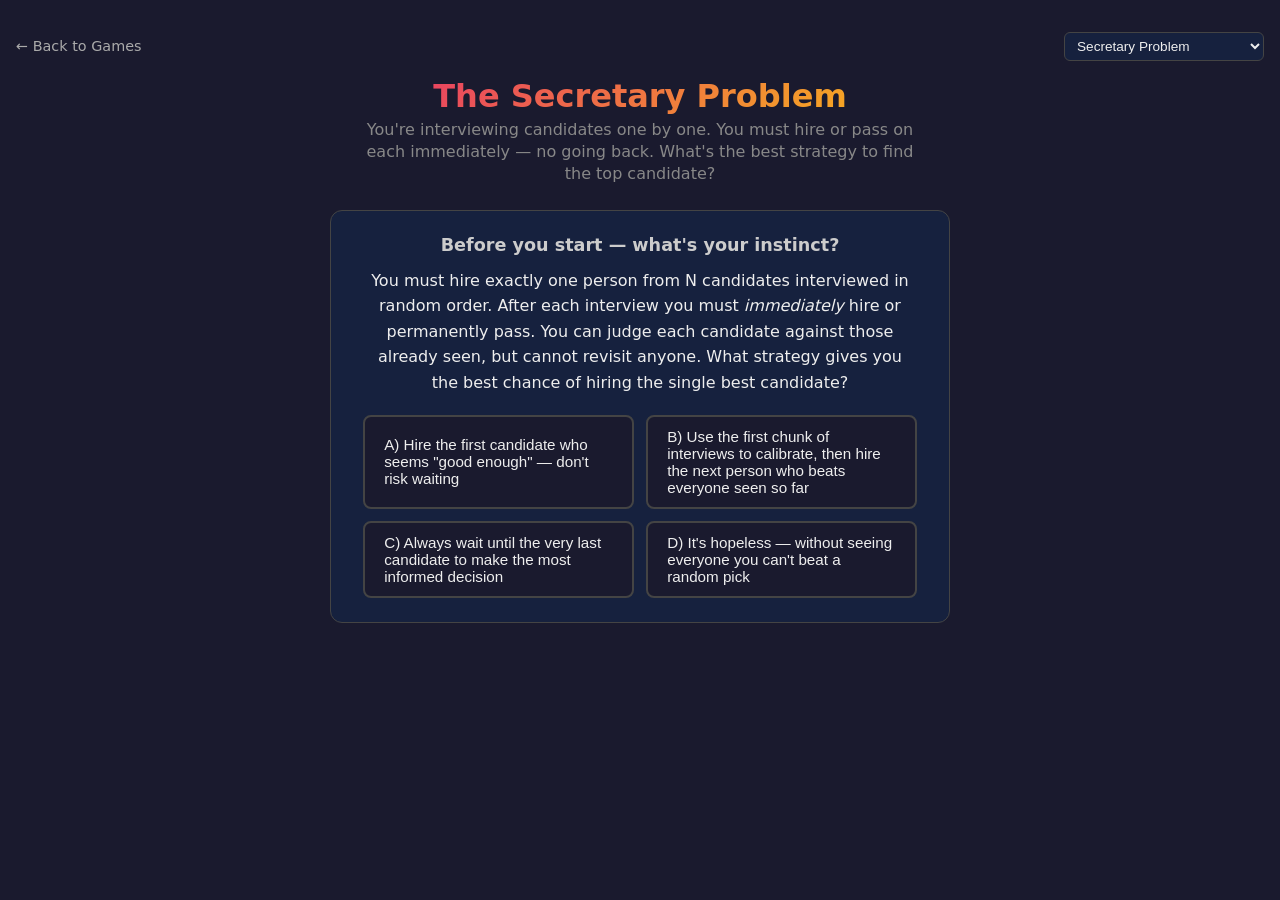
<file: secretary-problem.html>
<!DOCTYPE html>
<html lang="en">
<head>
  <meta charset="UTF-8">
  <meta name="viewport" content="width=device-width, initial-scale=1.0">
  <title>Secretary Problem - Probability Paradoxes</title>
  <link rel="stylesheet" href="shared.css">
  <style>
    .candidate-grid {
      display: flex;
      flex-wrap: wrap;
      gap: 6px;
      justify-content: center;
      max-width: 800px;
      margin: 0 auto 1.5rem;
    }
    .candidate-card {
      width: 52px;
      height: 52px;
      border-radius: 8px;
      display: flex;
      flex-direction: column;
      align-items: center;
      justify-content: center;
      background: var(--bg-card);
      border: 2px solid var(--border-dark);
      font-size: 0.7rem;
      color: var(--text-dim);
      transition: all 0.25s;
      position: relative;
      user-select: none;
    }
    .candidate-card .card-num {
      font-size: 0.6rem;
      color: var(--text-dim);
      position: absolute;
      top: 2px;
      left: 5px;
    }
    .candidate-card .card-face {
      font-size: 1.1rem;
      font-weight: 700;
      color: var(--text-muted);
    }
    .candidate-card .card-score {
      font-size: 0.85rem;
      font-weight: 700;
    }
    /* States */
    .candidate-card.unseen {
      background: linear-gradient(170deg, #1e2a44, #16213e);
      border-color: var(--border-mid);
    }
    .candidate-card.unseen .card-face { color: var(--text-dim); }
    .candidate-card.rejected {
      background: linear-gradient(170deg, #2a1a1a, #1e1010);
      border-color: #4a2020;
      opacity: 0.7;
    }
    .candidate-card.rejected .card-score { color: var(--accent-red); opacity: 0.7; }
    .candidate-card.current {
      border-color: var(--accent-gold);
      box-shadow: 0 0 14px rgba(245, 166, 35, 0.5);
      background: linear-gradient(170deg, #2a2a1a, #1e1e10);
      transform: scale(1.08);
      z-index: 2;
    }
    .candidate-card.current .card-score { color: var(--accent-gold); }
    .candidate-card.passed {
      opacity: 0.45;
      border-color: var(--border-dark);
    }
    .candidate-card.passed .card-score { color: var(--text-dim); }
    .candidate-card.hired {
      border-color: var(--accent-green);
      box-shadow: 0 0 16px rgba(76, 175, 80, 0.5);
      background: linear-gradient(170deg, #1a2a1a, #0d1e0d);
    }
    .candidate-card.hired .card-score { color: var(--accent-green); }
    .candidate-card.best-reveal {
      border-color: var(--accent-gold);
      box-shadow: 0 0 12px rgba(245, 166, 35, 0.4);
    }
    .candidate-card .crown {
      position: absolute;
      top: -10px;
      right: -4px;
      font-size: 0.9rem;
      filter: drop-shadow(0 0 3px rgba(245, 166, 35, 0.6));
    }
    .candidate-card .hire-mark {
      position: absolute;
      bottom: -2px;
      right: 2px;
      font-size: 0.65rem;
      color: var(--accent-green);
      font-weight: 700;
    }

    .action-buttons {
      display: flex;
      gap: 0.8rem;
      justify-content: center;
      margin-bottom: 1rem;
      min-height: 42px;
      align-items: center;
    }
    .action-buttons button {
      min-width: 100px;
    }
    .btn-hire {
      background: var(--accent-green);
      color: #fff;
      font-weight: 700;
    }
    .btn-hire:hover { background: #45a049; }
    .btn-pass {
      background: var(--border-mid);
      color: var(--text-secondary);
    }
    .btn-pass:hover { background: #555; }

    .slider-row {
      display: flex;
      align-items: center;
      gap: 0.5rem;
    }
    .slider-row label {
      font-size: 0.9rem;
      color: var(--text-muted);
      min-width: 20px;
    }
    .slider-row input[type="range"] {
      width: 150px;
      accent-color: var(--accent-red);
    }
    .slider-row .slider-val {
      min-width: 36px;
      text-align: center;
      color: var(--accent-gold);
      font-weight: 700;
      font-size: 0.95rem;
    }

    .sim-controls {
      display: flex;
      gap: 0.8rem;
      justify-content: center;
      flex-wrap: wrap;
      margin-bottom: 1rem;
    }

    .progress-bar-container {
      width: 100%;
      max-width: 400px;
      height: 6px;
      background: var(--border-dark);
      border-radius: 3px;
      margin: 0.5rem auto;
      overflow: hidden;
      display: none;
    }
    .progress-bar-fill {
      height: 100%;
      background: var(--accent-red);
      border-radius: 3px;
      transition: width 0.1s;
      width: 0;
    }

    .sweep-area {
      width: 100%;
      max-width: 700px;
      margin: 0 auto 1rem;
      display: none;
    }
    .sweep-area h3 {
      font-size: 0.9rem;
      color: var(--text-secondary);
      text-align: center;
      margin-bottom: 0.5rem;
    }
    .sweep-chart {
      height: 220px;
    }

    .optimal-note {
      text-align: center;
      font-size: 0.8rem;
      color: var(--text-dim);
      margin-bottom: 1rem;
    }
    .optimal-note strong { color: var(--accent-gold); }

    @keyframes cardReveal {
      0% { transform: scale(1.15); }
      100% { transform: scale(1); }
    }
    .candidate-card.revealing {
      animation: cardReveal 0.3s ease-out;
    }
  </style>
</head>
<body>

<a href="index.html" class="back-link">&larr; Back to Games</a>
<h1>The Secretary Problem</h1>
<p class="subtitle">You're interviewing candidates one by one. You must hire or pass on each immediately — no going back. What's the best strategy to find the top candidate?</p>

<div class="quiz-panel" id="quizPanel">
  <h2>Before you start — what's your instinct?</h2>
  <p class="quiz-question">
    You must hire exactly one person from N candidates interviewed in random order. After each interview you must <em>immediately</em> hire or permanently pass. You can judge each candidate against those already seen, but cannot revisit anyone. What strategy gives you the best chance of hiring the single best candidate?
  </p>
  <div class="quiz-options">
    <button class="quiz-btn" onclick="secQuiz('a')">A) Hire the first candidate who seems "good enough" — don't risk waiting</button>
    <button class="quiz-btn" onclick="secQuiz('b')">B) Use the first chunk of interviews to calibrate, then hire the next person who beats everyone seen so far</button>
    <button class="quiz-btn" onclick="secQuiz('c')">C) Always wait until the very last candidate to make the most informed decision</button>
    <button class="quiz-btn" onclick="secQuiz('d')">D) It's hopeless — without seeing everyone you can't beat a random pick</button>
  </div>
  <div class="quiz-feedback" id="quizFeedback">
    <span id="quizFeedbackText"></span><br>
    <button class="quiz-continue" onclick="document.getElementById('quizPanel').style.display='none'; document.getElementById('gameSection').style.display='block';">Explore the strategy &rarr;</button>
  </div>
</div>

<div id="gameSection" style="display:none;">
<div class="controls">
  <div class="slider-row">
    <label>N:</label>
    <input type="range" id="sliderN" min="10" max="100" value="20">
    <span class="slider-val" id="valN">20</span>
  </div>
  <div class="slider-row">
    <label>K:</label>
    <input type="range" id="sliderK" min="0" max="19" value="7">
    <span class="slider-val" id="valK">7</span>
  </div>
  <button class="btn-secondary btn-small" onclick="setOptimalK()">Set Optimal K</button>
  <button class="btn-primary" onclick="startInterview()">Start Interview</button>
  <button class="btn-secondary btn-small" onclick="resetStats()">Reset Stats</button>
</div>

<div class="optimal-note" id="optimalNote">
  Optimal K = floor(N/e) = <strong id="optimalKVal">7</strong> &nbsp;(~36.8% of candidates)
</div>

<div class="status" id="status">Set N and K, then start interviewing!</div>

<div class="action-buttons" id="actionButtons"></div>

<div class="candidate-grid" id="candidateGrid"></div>

<div class="sim-controls">
  <button class="btn-secondary" id="btnAutoRun" onclick="autoRun()">Auto-Run 1,000 Trials</button>
  <button class="btn-secondary" id="btnSweep" onclick="sweepK()">Sweep K (500 trials each)</button>
</div>

<div class="progress-bar-container" id="progressBar">
  <div class="progress-bar-fill" id="progressFill"></div>
</div>

<div class="scoreboard">
  <div class="score-box">
    <div class="label">Trials</div>
    <div class="value neutral" id="statTrials">0</div>
  </div>
  <div class="score-box">
    <div class="label">Hired Best</div>
    <div class="value win" id="statHiredBest">0</div>
  </div>
  <div class="score-box">
    <div class="label">Success Rate</div>
    <div class="value" id="statRate" style="color:var(--accent-gold)">-</div>
  </div>
  <div class="score-box">
    <div class="label">Theory (1/e)</div>
    <div class="value" style="color:var(--text-muted)">36.8%</div>
  </div>
</div>

<div class="sweep-area" id="sweepArea">
  <h3>Success Rate vs. K (Rejection Threshold)</h3>
  <div class="bar-chart sweep-chart" id="sweepChart"></div>
</div>

<details class="explanation">
  <summary>How does this work?</summary>
  <p>The <strong>Secretary Problem</strong> (also called the Optimal Stopping Problem) asks: how do you maximize your chance of picking the single best candidate when you must evaluate them one at a time and make an irrevocable accept/reject decision on each?</p>
  <p>The optimal strategy is to <strong>reject the first K candidates</strong> (the "exploration phase"), then <strong>hire the next person who is better than everyone you've seen so far</strong>. The magic number is K = floor(N/e), where e is Euler's number (~2.718).</p>
  <p>With this strategy, your probability of hiring the absolute best candidate converges to <strong>1/e ~ 36.8%</strong> regardless of N. This is remarkably good given that random guessing yields only 1/N.</p>
  <p>The "Sweep K" chart shows that success rate peaks near K = floor(N/e) and falls off on both sides -- too little exploration and you don't know what's good; too much and you may miss the best candidate.</p>
</details>
</div><!-- end gameSection -->

<script src="shared.js"></script>
<script>
  function secQuiz(answer) {
    var btns = document.querySelectorAll('.quiz-btn');
    btns.forEach(function(b) { b.disabled = true; });
    var fb = document.getElementById('quizFeedback');
    var ft = document.getElementById('quizFeedbackText');
    if (answer === 'b') {
      btns[1].classList.add('correct');
      ft.textContent = '✓ Correct! This is exactly right. Use the first floor(N/e) ≈ 37% of candidates as a benchmark, then hire the very next one who beats them all. This gives you a ~36.8% chance of finding the best — far better than random.';
      fb.className = 'quiz-feedback correct';
    } else if (answer === 'c') {
      btns[2].classList.add('incorrect'); btns[1].classList.add('reveal');
      ft.textContent = '✗ Waiting for the last candidate guarantees you hire them regardless of quality — you lose all selectivity. The optimal strategy uses an early "calibration" phase but stops well before the end.';
      fb.className = 'quiz-feedback incorrect';
    } else if (answer === 'd') {
      btns[3].classList.add('incorrect'); btns[1].classList.add('reveal');
      ft.textContent = '✗ You can actually do much better than chance! A clever strategy exploits the structure of sequential decision-making to achieve ~36.8% success — regardless of how many candidates there are.';
      fb.className = 'quiz-feedback incorrect';
    } else {
      btns[0].classList.add('incorrect'); btns[1].classList.add('reveal');
      ft.textContent = '✗ Hiring the first "good enough" candidate ignores relative quality and gives up too early. The optimal strategy deliberately skips a portion of candidates first to establish what "good" actually means.';
      fb.className = 'quiz-feedback incorrect';
    }
    fb.style.display = 'block';
  }

  var E = Math.E;

  var state = { phase: 'setup', n: 20, k: 7, candidates: [], currentIdx: 0, bestSoFar: -1, hired: -1 };
  var stats = loadState('secretaryStats', { trials: 0, hiredBest: 0 });

  var sliderN = $('sliderN');
  var sliderK = $('sliderK');

  function optimalK(n) {
    return Math.max(0, Math.floor(n / E));
  }

  function updateSliders() {
    var n = parseInt(sliderN.value, 10);
    state.n = n;
    setText('valN', n);
    sliderK.max = n - 1;
    if (parseInt(sliderK.value, 10) >= n) sliderK.value = n - 1;
    state.k = parseInt(sliderK.value, 10);
    setText('valK', state.k);
    var ok = optimalK(n);
    setText('optimalKVal', ok);
  }

  sliderN.addEventListener('input', function() {
    updateSliders();
  });
  sliderK.addEventListener('input', function() {
    state.k = parseInt(sliderK.value, 10);
    setText('valK', state.k);
  });

  function setOptimalK() {
    var ok = optimalK(state.n);
    sliderK.value = ok;
    state.k = ok;
    setText('valK', ok);
  }

  function generateCandidates(n) {
    var scores = [];
    for (var i = 0; i < n; i++) {
      scores.push(randInt(0, 100));
    }
    // Ensure unique scores by jittering ties
    var seen = {};
    for (var i = 0; i < scores.length; i++) {
      while (seen[scores[i]]) {
        scores[i] = randInt(0, 100);
      }
      seen[scores[i]] = true;
    }
    return scores;
  }

  function findGlobalBest(candidates) {
    var best = -1, bestIdx = -1;
    for (var i = 0; i < candidates.length; i++) {
      if (candidates[i] > best) { best = candidates[i]; bestIdx = i; }
    }
    return bestIdx;
  }

  function renderGrid() {
    var grid = $('candidateGrid');
    grid.innerHTML = '';
    var n = state.candidates.length;
    var globalBestIdx = findGlobalBest(state.candidates);

    for (var i = 0; i < n; i++) {
      var card = el('div', 'candidate-card');
      var numSpan = el('span', 'card-num', '#' + (i + 1));
      card.appendChild(numSpan);

      var isRevealed = (state.phase === 'done') ||
                       (i < state.currentIdx) ||
                       (i === state.currentIdx && state.phase === 'interviewing');

      if (isRevealed) {
        var scoreSpan = el('span', 'card-score', '' + state.candidates[i]);
        card.appendChild(scoreSpan);
      } else {
        var face = el('span', 'card-face', '?');
        card.appendChild(face);
      }

      // Apply state classes
      if (state.phase === 'done') {
        if (i === state.hired) {
          card.classList.add('hired');
          var mark = el('span', 'hire-mark', 'HIRED');
          card.appendChild(mark);
        } else if (i < state.k) {
          card.classList.add('rejected');
        } else if (i < state.currentIdx && i !== state.hired) {
          card.classList.add('passed');
        } else {
          card.classList.add('unseen');
        }
        if (i === globalBestIdx) {
          var crown = el('span', 'crown', '\u{1F451}');
          card.appendChild(crown);
          card.classList.add('best-reveal');
        }
      } else if (i < state.k && i < state.currentIdx) {
        card.classList.add('rejected');
      } else if (i === state.currentIdx && state.phase === 'interviewing') {
        card.classList.add('current');
      } else if (i < state.currentIdx) {
        card.classList.add('passed');
      } else {
        card.classList.add('unseen');
      }

      grid.appendChild(card);
    }
  }

  function renderActions() {
    var box = $('actionButtons');
    box.innerHTML = '';

    if (state.phase === 'interviewing' && state.currentIdx >= state.k) {
      var hireBtn = el('button', 'btn-hire', 'Hire #' + (state.currentIdx + 1));
      hireBtn.addEventListener('click', function() { hireCandidate(state.currentIdx); });
      box.appendChild(hireBtn);

      var passBtn = el('button', 'btn-pass', 'Pass');
      passBtn.addEventListener('click', function() { passCandidate(); });
      box.appendChild(passBtn);

      var autoBtn = el('button', 'btn-secondary btn-small', 'Auto-Strategy');
      autoBtn.addEventListener('click', function() { autoStrategy(); });
      box.appendChild(autoBtn);
    } else if (state.phase === 'interviewing' && state.currentIdx < state.k) {
      var info = el('span', '', '');
      info.style.color = 'var(--text-dim)';
      info.style.fontSize = '0.9rem';
      info.textContent = 'Auto-rejecting first ' + state.k + ' candidates...';
      box.appendChild(info);
    } else if (state.phase === 'done') {
      var again = el('button', 'btn-primary', 'Play Again');
      again.addEventListener('click', function() { startInterview(); });
      box.appendChild(again);
    }
  }

  function updateStats() {
    setText('statTrials', fmtNum(stats.trials));
    setText('statHiredBest', fmtNum(stats.hiredBest));
    if (stats.trials > 0) {
      setText('statRate', pct(stats.hiredBest / stats.trials, 1));
    } else {
      setText('statRate', '-');
    }
  }

  function startInterview() {
    updateSliders();
    var n = state.n;
    var k = state.k;
    state = { phase: 'interviewing', n: n, k: k, candidates: generateCandidates(n), currentIdx: 0, bestSoFar: -1, hired: -1 };

    if (k > 0) {
      // Auto-reject first K
      setText('status', 'Rejecting the first ' + k + ' candidates (exploration phase)...');
      renderGrid();
      renderActions();
      autoRejectPhase(0);
    } else {
      setText('status', 'K=0: No rejection phase. Decide on each candidate!');
      state.bestSoFar = -1;
      renderGrid();
      renderActions();
    }
  }

  function autoRejectPhase(idx) {
    if (idx >= state.k) {
      // Done rejecting, move to decision phase
      state.currentIdx = state.k;
      state.bestSoFar = -1;
      for (var i = 0; i < state.k; i++) {
        if (state.candidates[i] > state.bestSoFar) state.bestSoFar = state.candidates[i];
      }
      setText('status', 'Exploration done. Best seen so far: ' + state.bestSoFar + '. Now interviewing candidate #' + (state.currentIdx + 1) + ' (score: ' + state.candidates[state.currentIdx] + ')');
      renderGrid();
      renderActions();
      return;
    }

    state.currentIdx = idx;
    if (state.candidates[idx] > state.bestSoFar) state.bestSoFar = state.candidates[idx];

    // Brief delay for visual effect
    var delay = state.n > 40 ? 30 : (state.n > 20 ? 60 : 120);
    setTimeout(function() {
      state.currentIdx = idx + 1;
      renderGrid();
      if (idx + 1 < state.k) {
        autoRejectPhase(idx + 1);
      } else {
        autoRejectPhase(state.k);
      }
    }, delay);
  }

  function hireCandidate(idx) {
    state.hired = idx;
    state.phase = 'done';
    var globalBest = findGlobalBest(state.candidates);
    var won = (idx === globalBest);
    stats.trials++;
    if (won) stats.hiredBest++;
    saveState('secretaryStats', stats);

    if (won) {
      setText('status', 'You hired #' + (idx + 1) + ' (score: ' + state.candidates[idx] + '). That IS the best candidate! Brilliant!');
    } else {
      setText('status', 'You hired #' + (idx + 1) + ' (score: ' + state.candidates[idx] + '). The best was #' + (globalBest + 1) + ' (score: ' + state.candidates[globalBest] + '). Better luck next time!');
    }

    renderGrid();
    renderActions();
    updateStats();
  }

  function passCandidate() {
    var score = state.candidates[state.currentIdx];
    if (score > state.bestSoFar) state.bestSoFar = score;
    state.currentIdx++;

    if (state.currentIdx >= state.n) {
      // Exhausted all candidates, forced to hire last one (or none)
      state.hired = -1;
      state.phase = 'done';
      var globalBest = findGlobalBest(state.candidates);
      stats.trials++;
      saveState('secretaryStats', stats);
      setText('status', 'You passed on everyone! The best was #' + (globalBest + 1) + ' (score: ' + state.candidates[globalBest] + '). No hire made.');
      renderGrid();
      renderActions();
      updateStats();
    } else {
      setText('status', 'Interviewing candidate #' + (state.currentIdx + 1) + ' (score: ' + state.candidates[state.currentIdx] + '). Best seen so far: ' + state.bestSoFar);
      renderGrid();
      renderActions();
    }
  }

  function autoStrategy() {
    // Execute the optimal strategy from current position
    while (state.currentIdx < state.n) {
      var score = state.candidates[state.currentIdx];
      if (score > state.bestSoFar) {
        hireCandidate(state.currentIdx);
        return;
      }
      if (score > state.bestSoFar) state.bestSoFar = score;
      state.bestSoFar = Math.max(state.bestSoFar, score);
      state.currentIdx++;
    }
    // Exhausted
    state.hired = -1;
    state.phase = 'done';
    var globalBest = findGlobalBest(state.candidates);
    stats.trials++;
    saveState('secretaryStats', stats);
    setText('status', 'Strategy exhausted all candidates! The best was #' + (globalBest + 1) + ' (score: ' + state.candidates[globalBest] + ').');
    renderGrid();
    renderActions();
    updateStats();
  }

  // --- Simulation ---

  function simulateOnce(n, k) {
    var scores = [];
    var used = {};
    for (var i = 0; i < n; i++) {
      var s = randInt(0, 10000);
      while (used[s]) s = randInt(0, 10000);
      used[s] = true;
      scores.push(s);
    }
    var globalMax = Math.max.apply(null, scores);

    // Reject first k
    var bestInK = -1;
    for (var i = 0; i < k; i++) {
      if (scores[i] > bestInK) bestInK = scores[i];
    }

    // Hire first one better than bestInK
    for (var i = k; i < n; i++) {
      if (scores[i] > bestInK) {
        return scores[i] === globalMax ? 1 : 0;
      }
    }
    return 0; // no hire
  }

  function autoRun() {
    var btn = $('btnAutoRun');
    btn.disabled = true;
    btn.textContent = 'Running...';
    var pbar = $('progressBar');
    pbar.style.display = 'block';
    var pfill = $('progressFill');
    var n = state.n;
    var k = parseInt(sliderK.value, 10);

    var wins = 0;
    var total = 1000;

    runSimulation(total, function() {
      return simulateOnce(n, k);
    }, function(done, results) {
      pfill.style.width = ((done / total) * 100) + '%';
    }, function(results) {
      for (var i = 0; i < results.length; i++) {
        wins += results[i];
        stats.trials++;
        if (results[i]) stats.hiredBest++;
      }
      saveState('secretaryStats', stats);

      btn.disabled = false;
      btn.textContent = 'Auto-Run 1,000 Trials';
      pbar.style.display = 'none';
      pfill.style.width = '0';

      updateStats();
      setText('status', '1,000 trials with K=' + k + ': hired the best ' + wins + ' times (' + pct(wins / total, 1) + '). Theory: ~' + pct(1 / E, 1));
    });
  }

  function sweepK() {
    var btn = $('btnSweep');
    btn.disabled = true;
    btn.textContent = 'Sweeping...';
    var pbar = $('progressBar');
    pbar.style.display = 'block';
    var pfill = $('progressFill');

    var n = state.n;
    var trialsPerK = 500;
    var results = [];
    var kValues = [];
    // Sample K values: if n > 50, step by 2 or more for performance
    var step = n > 60 ? 3 : (n > 40 ? 2 : 1);
    for (var kk = 0; kk < n; kk += step) kValues.push(kk);
    if (kValues[kValues.length - 1] !== n - 1) kValues.push(n - 1);

    var totalWork = kValues.length * trialsPerK;
    var done = 0;
    var kIdx = 0;

    function sweepNext() {
      if (kIdx >= kValues.length) {
        // Done
        btn.disabled = false;
        btn.textContent = 'Sweep K (500 trials each)';
        pbar.style.display = 'none';
        pfill.style.width = '0';
        renderSweepChart(results, n);
        setText('status', 'Sweep complete! Peak near K=' + findPeakK(results) + ' (optimal: ' + optimalK(n) + ').');
        return;
      }
      var k = kValues[kIdx];
      var wins = 0;
      for (var t = 0; t < trialsPerK; t++) {
        wins += simulateOnce(n, k);
      }
      results.push({ k: k, rate: wins / trialsPerK });
      done += trialsPerK;
      pfill.style.width = ((done / totalWork) * 100) + '%';
      kIdx++;
      setTimeout(sweepNext, 0);
    }
    sweepNext();
  }

  function findPeakK(results) {
    var best = -1, bestK = 0;
    for (var i = 0; i < results.length; i++) {
      if (results[i].rate > best) { best = results[i].rate; bestK = results[i].k; }
    }
    return bestK;
  }

  function renderSweepChart(results, n) {
    var area = $('sweepArea');
    area.style.display = 'block';
    var ok = optimalK(n);

    var data = results.map(function(r) {
      return {
        label: r.k === ok ? r.k + '*' : '' + r.k,
        value: r.rate,
        expected: 1 / E,
        valueLabel: pct(r.rate, 0)
      };
    });

    renderBarChart('sweepChart', data, { showExpected: true, maxValue: 0.6 });
  }

  function resetStats() {
    stats = { trials: 0, hiredBest: 0 };
    saveState('secretaryStats', stats);
    updateStats();
    $('sweepArea').style.display = 'none';
  }

  // Init
  updateSliders();
  updateStats();
</script>
</body>
</html>
</file>
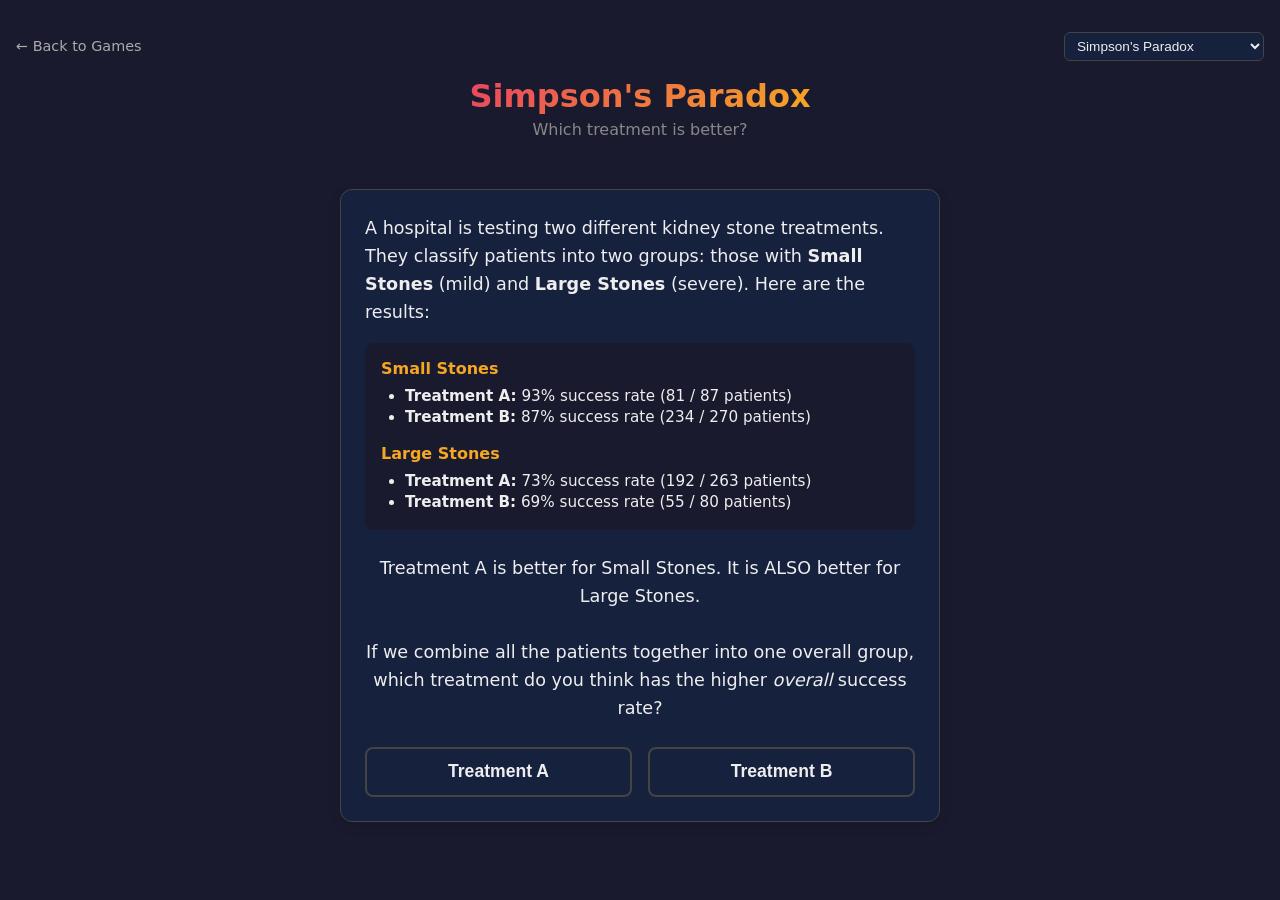
<file: simpsons-paradox.html>
<!DOCTYPE html>
<html lang="en">
<head>
  <meta charset="UTF-8">
  <meta name="viewport" content="width=device-width, initial-scale=1.0">
  <title>Simpson's Paradox - Probability Paradoxes</title>
  <link rel="stylesheet" href="shared.css">
  <style>
    .guess-area {
      background: var(--bg-card);
      border: 1px solid var(--border-mid);
      border-radius: 12px;
      padding: 1.5rem;
      margin: 1.5rem auto;
      max-width: 600px;
      text-align: center;
      box-shadow: 0 4px 12px rgba(0,0,0,0.1);
    }
    .guess-buttons {
      display: flex;
      flex-wrap: wrap;
      gap: 1rem;
      justify-content: center;
      margin-top: 1.5rem;
    }
    .guess-btn {
      padding: 0.8rem 1.5rem;
      border: 2px solid var(--border-mid);
      border-radius: 8px;
      background: var(--bg-card);
      color: var(--text-primary);
      font-size: 1.1rem;
      font-weight: 600;
      cursor: pointer;
      transition: all 0.2s;
      flex: 1 1 calc(50% - 1rem);
      min-width: 140px;
    }
    .guess-btn:hover {
      transform: translateY(-2px);
      border-color: var(--accent-gold);
      box-shadow: 0 4px 12px rgba(245, 166, 35, 0.2);
    }

    .simulation-area {
      display: none;
    }

    .result-text {
      font-size: 1.2rem;
      font-weight: bold;
      margin-bottom: 1.5rem;
      text-align: center;
    }

    .table-wrapper {
      width: 100%;
      max-width: 700px;
      overflow-x: auto;
      margin: 0 auto 1.5rem;
    }
    .data-table {
      width: 100%;
    }
    .data-table th.group-header {
      font-size: 0.85rem;
      color: var(--accent-gold);
      letter-spacing: 0.5px;
    }
    .data-table td { vertical-align: middle; }
    .data-table input[type="number"] {
      width: 60px;
      padding: 0.3rem 0.4rem;
      border: 1px solid var(--border-mid);
      border-radius: 4px;
      background: var(--bg-dark);
      color: var(--text-primary);
      font-size: 0.85rem;
      text-align: center;
      -moz-appearance: textfield;
    }
    .data-table input[type="number"]::-webkit-outer-spin-button,
    .data-table input[type="number"]::-webkit-inner-spin-button {
      -webkit-appearance: none;
      margin: 0;
    }
    .data-table input[type="number"]:focus {
      outline: none;
      border-color: var(--accent-gold);
      box-shadow: 0 0 6px rgba(245, 166, 35, 0.3);
    }
    .cell-rate {
      font-weight: 700;
      font-size: 0.95rem;
      margin-left: 0.4rem;
    }
    .cell-content {
      display: flex;
      align-items: center;
      justify-content: center;
      gap: 4px;
      flex-wrap: nowrap;
    }
    .cell-sep {
      color: var(--text-dim);
      font-size: 0.85rem;
    }
    .cell-eq {
      color: var(--text-dim);
      font-size: 0.85rem;
    }
    .comparisons {
      width: 100%;
      max-width: 650px;
      margin: 0 auto 1.5rem;
      display: flex;
      flex-direction: column;
      gap: 0.6rem;
    }
    .comparison-row {
      display: flex;
      align-items: center;
      justify-content: center;
      gap: 0.5rem;
      padding: 0.7rem 1rem;
      background: var(--bg-card);
      border: 1px solid var(--border-dark);
      border-radius: 8px;
      font-size: 0.9rem;
      flex-wrap: wrap;
    }
    .comparison-row.overall {
      border-color: var(--accent-gold);
      border-width: 2px;
    }
    .comp-label {
      color: var(--text-dim);
      font-size: 0.8rem;
      min-width: 100px;
      text-align: right;
    }
    .comp-vs {
      color: var(--text-dim);
      font-size: 0.8rem;
    }
    .comp-rate {
      font-weight: 700;
      font-size: 1rem;
      min-width: 50px;
      text-align: center;
    }
    .comp-winner {
      font-weight: 800;
      font-size: 0.85rem;
      padding: 0.15rem 0.6rem;
      border-radius: 4px;
      margin-left: 0.3rem;
    }
    .comp-winner.highlight {
      background: rgba(76, 175, 80, 0.15);
      color: var(--accent-green);
    }
    .comp-winner.lowlight {
      background: rgba(233, 69, 96, 0.15);
      color: var(--accent-red);
    }
    .paradox-alert {
      text-align: center;
      font-size: 1rem;
      font-weight: 700;
      color: var(--accent-gold);
      margin-bottom: 1rem;
      min-height: 1.5rem;
    }
    .label-input {
      background: transparent;
      border: 1px solid transparent;
      color: var(--accent-gold);
      font-size: 0.85rem;
      font-weight: 600;
      text-align: center;
      padding: 0.2rem 0.3rem;
      border-radius: 4px;
      width: 110px;
    }
    .label-input:hover {
      border-color: var(--border-mid);
    }
    .label-input:focus {
      outline: none;
      border-color: var(--accent-gold);
      background: var(--bg-dark);
    }
    .label-input.treatment-label {
      color: var(--text-secondary);
      width: 100px;
    }
    @media (max-width: 500px) {
      .data-table input[type="number"] { width: 48px; font-size: 0.8rem; }
      .cell-rate { font-size: 0.8rem; }
      .comp-label { min-width: 70px; font-size: 0.75rem; }
    }
  </style>
</head>
<body>

<a href="index.html" class="back-link">&larr; Back to Games</a>
<h1>Simpson's Paradox</h1>
<p class="subtitle">Which treatment is better?</p>

<div class="guess-area" id="guessArea">
  <p style="font-size: 1.1rem; line-height: 1.6; margin-bottom: 1rem; text-align: left;">
    A hospital is testing two different kidney stone treatments. They classify patients into two groups: those with <strong>Small Stones</strong> (mild) and <strong>Large Stones</strong> (severe). Here are the results:
  </p>
  
  <div style="background: var(--bg-dark); padding: 1rem; border-radius: 8px; margin-bottom: 1.5rem; text-align: left; font-size: 0.95rem;">
    <h3 style="color: var(--accent-gold); margin-bottom: 0.5rem; font-size: 1rem;">Small Stones</h3>
    <ul style="margin-bottom: 1rem; margin-left: 1.5rem; line-height: 1.4;">
      <li><strong>Treatment A:</strong> 93% success rate (81 / 87 patients)</li>
      <li><strong>Treatment B:</strong> 87% success rate (234 / 270 patients)</li>
    </ul>
    
    <h3 style="color: var(--accent-gold); margin-bottom: 0.5rem; font-size: 1rem;">Large Stones</h3>
    <ul style="margin-left: 1.5rem; line-height: 1.4;">
      <li><strong>Treatment A:</strong> 73% success rate (192 / 263 patients)</li>
      <li><strong>Treatment B:</strong> 69% success rate (55 / 80 patients)</li>
    </ul>
  </div>

  <p style="font-size: 1.1rem; line-height: 1.6;">
    Treatment A is better for Small Stones. It is ALSO better for Large Stones.<br><br>
    If we combine all the patients together into one overall group, which treatment do you think has the higher <em>overall</em> success rate?
  </p>
  
  <div class="guess-buttons">
    <button class="guess-btn" onclick="makeGuess('A')">Treatment A</button>
    <button class="guess-btn" onclick="makeGuess('B')">Treatment B</button>
  </div>
</div>

<div class="status" id="status" style="display: none;"></div>

<div class="simulation-area" id="simulationArea">
  <div class="result-text" id="resultText"></div>

  <div class="controls">
    <button class="btn-primary" onclick="loadClassic()">Classic Example</button>
    <button class="btn-secondary" onclick="randomize()">Randomize</button>
    <button class="btn-secondary btn-small" onclick="resetData()">Reset</button>
  </div>

  <div class="table-wrapper">
    <table class="data-table" id="dataTable">
      <thead>
        <tr>
          <th></th>
          <th><input class="label-input treatment-label" id="labelT1" value="Treatment A" oninput="onLabelChange()"></th>
          <th><input class="label-input treatment-label" id="labelT2" value="Treatment B" oninput="onLabelChange()"></th>
        </tr>
      </thead>
      <tbody>
        <tr>
          <th class="group-header"><input class="label-input" id="labelG1" value="Small Stones" oninput="onLabelChange()"></th>
          <td>
            <div class="cell-content">
              <input type="number" id="g1t1s" min="0" value="81" oninput="onDataChange()">
              <span class="cell-sep">/</span>
              <input type="number" id="g1t1n" min="1" value="87" oninput="onDataChange()">
              <span class="cell-eq">=</span>
              <span class="cell-rate" id="g1t1r">93%</span>
            </div>
          </td>
          <td>
            <div class="cell-content">
              <input type="number" id="g1t2s" min="0" value="234" oninput="onDataChange()">
              <span class="cell-sep">/</span>
              <input type="number" id="g1t2n" min="1" value="270" oninput="onDataChange()">
              <span class="cell-eq">=</span>
              <span class="cell-rate" id="g1t2r">87%</span>
            </div>
          </td>
        </tr>
        <tr>
          <th class="group-header"><input class="label-input" id="labelG2" value="Large Stones" oninput="onLabelChange()"></th>
          <td>
            <div class="cell-content">
              <input type="number" id="g2t1s" min="0" value="192" oninput="onDataChange()">
              <span class="cell-sep">/</span>
              <input type="number" id="g2t1n" min="1" value="263" oninput="onDataChange()">
              <span class="cell-eq">=</span>
              <span class="cell-rate" id="g2t1r">73%</span>
            </div>
          </td>
          <td>
            <div class="cell-content">
              <input type="number" id="g2t2s" min="0" value="55" oninput="onDataChange()">
              <span class="cell-sep">/</span>
              <input type="number" id="g2t2n" min="1" value="80" oninput="onDataChange()">
              <span class="cell-eq">=</span>
              <span class="cell-rate" id="g2t2r">69%</span>
            </div>
          </td>
        </tr>
        <tr style="border-top: 2px solid var(--border-mid);">
          <th class="group-header" style="color: var(--text-secondary);">Overall</th>
          <td>
            <div class="cell-content">
              <span id="ot1s" style="color:var(--text-muted);">273</span>
              <span class="cell-sep">/</span>
              <span id="ot1n" style="color:var(--text-muted);">350</span>
              <span class="cell-eq">=</span>
              <span class="cell-rate" id="ot1r">78%</span>
            </div>
          </td>
          <td>
            <div class="cell-content">
              <span id="ot2s" style="color:var(--text-muted);">289</span>
              <span class="cell-sep">/</span>
              <span id="ot2n" style="color:var(--text-muted);">350</span>
              <span class="cell-eq">=</span>
              <span class="cell-rate" id="ot2r">83%</span>
            </div>
          </td>
        </tr>
      </tbody>
    </table>
  </div>

  <div class="comparisons" id="comparisons">
    <div class="comparison-row" id="compG1"></div>
    <div class="comparison-row" id="compG2"></div>
    <div class="comparison-row overall" id="compOverall"></div>
  </div>

  <div class="paradox-alert" id="paradoxAlert"></div>

  <div class="scoreboard">
    <div class="score-box"><div class="label">Group 1 Winner</div><div class="value" id="sbG1">-</div></div>
    <div class="score-box"><div class="label">Group 2 Winner</div><div class="value" id="sbG2">-</div></div>
    <div class="score-box"><div class="label">Overall Winner</div><div class="value" id="sbOverall">-</div></div>
  </div>

  <details class="explanation" style="margin-top: 1.5rem;">
    <summary>How does this work?</summary>
    <p><strong>Simpson's Paradox</strong> occurs when a trend appearing in separate groups reverses when the groups are combined. This happens because of a <strong>lurking variable</strong> &mdash; the group sizes are severely unbalanced between treatments.</p>
    <p>In this classic kidney stone data, Treatment A is used much more often on <strong>large stones</strong> (the harder cases with low success rates). Treatment B is used mostly on <strong>small stones</strong> (easy cases with high success rates).</p>
    <p>Treatment A is objectively the better treatment for both types of stones. But because Treatment A takes on almost all the difficult cases, its <em>overall</em> success rate gets dragged down. Treatment B gets to coast on lots of easy cases, artificially inflating its overall score.</p>
    <p>The paradox warns us that <strong>aggregated data can be highly misleading</strong>. Always consider whether a confounding variable might be hiding the true relationship.</p>
  </details>
</div>

<script src="shared.js"></script>
<script>
  function makeGuess(guess) {
    $('guessArea').style.display = 'none';
    $('status').style.display = 'block';
    $('simulationArea').style.display = 'block';

    var resultTextEl = $('resultText');
    if (guess === true) {
      resultTextEl.innerHTML = '<span class="win">Correct!</span> It defies intuition, but it is entirely possible.';
    } else {
      resultTextEl.innerHTML = '<span class="lose">Incorrect!</span> It completely defies logic, but it is actually mathematically possible.';
    }
    
    setText('status', 'Simpson\'s Paradox detected! Edit the values or try randomizing.');
    
    loadClassic(); // Load the data and render
  }

  var state = {
    data: {
      g1: { t1: { s: 81, n: 87 }, t2: { s: 234, n: 270 } },
      g2: { t1: { s: 192, n: 263 }, t2: { s: 55, n: 80 } }
    },
    labels: { g1: 'Small Stones', g2: 'Large Stones', t1: 'Treatment A', t2: 'Treatment B' }
  };

  function rate(s, n) {
    if (n === 0) return 0;
    return s / n;
  }

  function ratePct(s, n) {
    if (n === 0) return '0%';
    return (s / n * 100).toFixed(1) + '%';
  }

  function readInputs() {
    state.data.g1.t1.s = Math.max(0, parseInt($('g1t1s').value) || 0);
    state.data.g1.t1.n = Math.max(1, parseInt($('g1t1n').value) || 1);
    state.data.g1.t2.s = Math.max(0, parseInt($('g1t2s').value) || 0);
    state.data.g1.t2.n = Math.max(1, parseInt($('g1t2n').value) || 1);
    state.data.g2.t1.s = Math.max(0, parseInt($('g2t1s').value) || 0);
    state.data.g2.t1.n = Math.max(1, parseInt($('g2t1n').value) || 1);
    state.data.g2.t2.s = Math.max(0, parseInt($('g2t2s').value) || 0);
    state.data.g2.t2.n = Math.max(1, parseInt($('g2t2n').value) || 1);

    // Clamp successes to not exceed total
    state.data.g1.t1.s = Math.min(state.data.g1.t1.s, state.data.g1.t1.n);
    state.data.g1.t2.s = Math.min(state.data.g1.t2.s, state.data.g1.t2.n);
    state.data.g2.t1.s = Math.min(state.data.g2.t1.s, state.data.g2.t1.n);
    state.data.g2.t2.s = Math.min(state.data.g2.t2.s, state.data.g2.t2.n);
  }

  function setInputs() {
    $('g1t1s').value = state.data.g1.t1.s;
    $('g1t1n').value = state.data.g1.t1.n;
    $('g1t2s').value = state.data.g1.t2.s;
    $('g1t2n').value = state.data.g1.t2.n;
    $('g2t1s').value = state.data.g2.t1.s;
    $('g2t1n').value = state.data.g2.t1.n;
    $('g2t2s').value = state.data.g2.t2.s;
    $('g2t2n').value = state.data.g2.t2.n;

    $('labelG1').value = state.labels.g1;
    $('labelG2').value = state.labels.g2;
    $('labelT1').value = state.labels.t1;
    $('labelT2').value = state.labels.t2;
  }

  function updateDisplay() {
    var d = state.data;
    var lb = state.labels;

    // Group rates
    var g1t1r = rate(d.g1.t1.s, d.g1.t1.n);
    var g1t2r = rate(d.g1.t2.s, d.g1.t2.n);
    var g2t1r = rate(d.g2.t1.s, d.g2.t1.n);
    var g2t2r = rate(d.g2.t2.s, d.g2.t2.n);

    // Overall
    var ot1s = d.g1.t1.s + d.g2.t1.s;
    var ot1n = d.g1.t1.n + d.g2.t1.n;
    var ot2s = d.g1.t2.s + d.g2.t2.s;
    var ot2n = d.g1.t2.n + d.g2.t2.n;
    var ot1r = rate(ot1s, ot1n);
    var ot2r = rate(ot2s, ot2n);

    // Update rate displays
    setText('g1t1r', ratePct(d.g1.t1.s, d.g1.t1.n));
    setText('g1t2r', ratePct(d.g1.t2.s, d.g1.t2.n));
    setText('g2t1r', ratePct(d.g2.t1.s, d.g2.t1.n));
    setText('g2t2r', ratePct(d.g2.t2.s, d.g2.t2.n));

    // Color the rates based on which wins per row
    applyWinColor('g1t1r', 'g1t2r', g1t1r, g1t2r);
    applyWinColor('g2t1r', 'g2t2r', g2t1r, g2t2r);

    // Overall row
    setText('ot1s', ot1s);
    setText('ot1n', ot1n);
    setText('ot2s', ot2s);
    setText('ot2n', ot2n);
    setText('ot1r', ratePct(ot1s, ot1n));
    setText('ot2r', ratePct(ot2s, ot2n));
    applyWinColor('ot1r', 'ot2r', ot1r, ot2r);

    // Comparison rows
    renderComparison('compG1', lb.g1, lb.t1, g1t1r, lb.t2, g1t2r);
    renderComparison('compG2', lb.g2, lb.t1, g2t1r, lb.t2, g2t2r);
    renderComparison('compOverall', 'Overall', lb.t1, ot1r, lb.t2, ot2r);

    // Scoreboard
    updateScoreBox('sbG1', g1t1r, g1t2r, lb.t1, lb.t2);
    updateScoreBox('sbG2', g2t1r, g2t2r, lb.t1, lb.t2);
    updateScoreBox('sbOverall', ot1r, ot2r, lb.t1, lb.t2);

    // Paradox detection
    var isParadox = false;
    // Check: t1 wins both subgroups but loses overall (or vice versa)
    if (g1t1r > g1t2r && g2t1r > g2t2r && ot1r < ot2r) {
      isParadox = true;
      setText('paradoxAlert', 'PARADOX! ' + lb.t1 + ' wins both subgroups but ' + lb.t2 + ' wins overall!');
    } else if (g1t1r < g1t2r && g2t1r < g2t2r && ot1r > ot2r) {
      isParadox = true;
      setText('paradoxAlert', 'PARADOX! ' + lb.t2 + ' wins both subgroups but ' + lb.t1 + ' wins overall!');
    } else {
      setText('paradoxAlert', 'No paradox with these values. Try "Classic Example" or "Randomize".');
    }

    if (isParadox) {
      setText('status', 'Simpson\'s Paradox detected!');
    } else {
      setText('status', 'Edit the values to create a paradox, or use the buttons above.');
    }
  }

  function applyWinColor(id1, id2, r1, r2) {
    var el1 = $(id1), el2 = $(id2);
    el1.className = 'cell-rate';
    el2.className = 'cell-rate';
    if (r1 > r2) {
      el1.classList.add('highlight');
      el2.classList.add('lowlight');
    } else if (r2 > r1) {
      el2.classList.add('highlight');
      el1.classList.add('lowlight');
    }
  }

  function renderComparison(containerId, groupLabel, t1Label, t1Rate, t2Label, t2Rate) {
    var row = $(containerId);
    row.innerHTML = '';

    var lbl = el('span', 'comp-label', groupLabel + ':');
    row.appendChild(lbl);

    var r1span = el('span', 'comp-rate', (t1Rate * 100).toFixed(1) + '%');
    r1span.style.color = t1Rate > t2Rate ? 'var(--accent-green)' : (t1Rate < t2Rate ? 'var(--accent-red)' : 'var(--text-muted)');
    var t1lbl = el('span', '', t1Label + ' ');
    t1lbl.style.color = 'var(--text-muted)';
    t1lbl.style.fontSize = '0.8rem';
    row.appendChild(t1lbl);
    row.appendChild(r1span);

    row.appendChild(el('span', 'comp-vs', 'vs'));

    var r2span = el('span', 'comp-rate', (t2Rate * 100).toFixed(1) + '%');
    r2span.style.color = t2Rate > t1Rate ? 'var(--accent-green)' : (t2Rate < t1Rate ? 'var(--accent-red)' : 'var(--text-muted)');
    var t2lbl = el('span', '', t2Label + ' ');
    t2lbl.style.color = 'var(--text-muted)';
    t2lbl.style.fontSize = '0.8rem';
    row.appendChild(t2lbl);
    row.appendChild(r2span);

    // Winner badge
    var badge = el('span', 'comp-winner');
    if (t1Rate > t2Rate) {
      badge.textContent = t1Label + ' wins';
      badge.classList.add('highlight');
    } else if (t2Rate > t1Rate) {
      badge.textContent = t2Label + ' wins';
      badge.classList.add(containerId === 'compOverall' ? 'lowlight' : 'highlight');
      // For the paradox: if subgroup says one thing but overall says another, mark overall differently
    } else {
      badge.textContent = 'Tied';
      badge.style.color = 'var(--text-dim)';
    }
    row.appendChild(badge);
  }

  function updateScoreBox(id, r1, r2, lbl1, lbl2) {
    var box = $(id);
    if (r1 > r2) {
      box.textContent = lbl1;
      box.className = 'value win';
    } else if (r2 > r1) {
      box.textContent = lbl2;
      box.className = 'value lose';
    } else {
      box.textContent = 'Tied';
      box.className = 'value neutral';
    }
  }

  function onDataChange() {
    readInputs();
    updateDisplay();
  }

  function onLabelChange() {
    state.labels.g1 = $('labelG1').value || 'Group 1';
    state.labels.g2 = $('labelG2').value || 'Group 2';
    state.labels.t1 = $('labelT1').value || 'Treatment A';
    state.labels.t2 = $('labelT2').value || 'Treatment B';
    updateDisplay();
  }

  function loadClassic() {
    state.data = {
      g1: { t1: { s: 81, n: 87 }, t2: { s: 234, n: 270 } },
      g2: { t1: { s: 192, n: 263 }, t2: { s: 55, n: 80 } }
    };
    state.labels = { g1: 'Small Stones', g2: 'Large Stones', t1: 'Treatment A', t2: 'Treatment B' };
    setInputs();
    updateDisplay();
  }

  function resetData() {
    state.data = {
      g1: { t1: { s: 50, n: 100 }, t2: { s: 50, n: 100 } },
      g2: { t1: { s: 50, n: 100 }, t2: { s: 50, n: 100 } }
    };
    state.labels = { g1: 'Group 1', g2: 'Group 2', t1: 'Treatment A', t2: 'Treatment B' };
    setInputs();
    updateDisplay();
  }

  function randomize() {
    // Generate a valid Simpson's Paradox dataset
    // Strategy: Treatment A has higher rate in both subgroups,
    // but Treatment B is concentrated in the "easy" group (high base rate)
    var maxAttempts = 5000;
    for (var attempt = 0; attempt < maxAttempts; attempt++) {
      // Easy group has higher base rates, hard group lower
      var easyBase = randInt(70, 95) / 100; // high success rate group
      var hardBase = randInt(30, 70) / 100; // lower success rate group

      // Treatment A: slightly better in both groups
      var aBoostEasy = randInt(2, 12) / 100;
      var aBoostHard = randInt(2, 15) / 100;

      var g1_rA = Math.min(easyBase + aBoostEasy, 0.99);
      var g1_rB = easyBase;
      var g2_rA = Math.min(hardBase + aBoostHard, 0.98);
      var g2_rB = hardBase;

      // Key: Treatment B gets many more cases in the easy group
      // Treatment A gets many more cases in the hard group
      var g1_nA = randInt(20, 80);     // A: few easy cases
      var g1_nB = randInt(150, 400);   // B: lots of easy cases
      var g2_nA = randInt(150, 400);   // A: lots of hard cases
      var g2_nB = randInt(20, 80);     // B: few hard cases

      var g1_sA = Math.round(g1_rA * g1_nA);
      var g1_sB = Math.round(g1_rB * g1_nB);
      var g2_sA = Math.round(g2_rA * g2_nA);
      var g2_sB = Math.round(g2_rB * g2_nB);

      // Clamp
      g1_sA = Math.min(g1_sA, g1_nA);
      g1_sB = Math.min(g1_sB, g1_nB);
      g2_sA = Math.min(g2_sA, g2_nA);
      g2_sB = Math.min(g2_sB, g2_nB);

      // Check actual rates
      var r_g1A = g1_sA / g1_nA;
      var r_g1B = g1_sB / g1_nB;
      var r_g2A = g2_sA / g2_nA;
      var r_g2B = g2_sB / g2_nB;

      // Overall
      var oA = (g1_sA + g2_sA) / (g1_nA + g2_nA);
      var oB = (g1_sB + g2_sB) / (g1_nB + g2_nB);

      // Check for paradox: A wins both subgroups but B wins overall
      if (r_g1A > r_g1B && r_g2A > r_g2B && oB > oA) {
        // Additional check: differences should be meaningful (> 1%)
        if ((r_g1A - r_g1B) > 0.01 && (r_g2A - r_g2B) > 0.01 && (oB - oA) > 0.01) {
          var groupNames = [
            ['Beginners', 'Experts'],
            ['Young Patients', 'Senior Patients'],
            ['Small Projects', 'Large Projects'],
            ['Online Sales', 'In-Store Sales'],
            ['Morning Shift', 'Night Shift'],
            ['Rural Area', 'Urban Area'],
            ['Easy Cases', 'Hard Cases'],
            ['Division A', 'Division B']
          ];
          var treatNames = [
            ['Method A', 'Method B'],
            ['Drug A', 'Drug B'],
            ['Strategy X', 'Strategy Y'],
            ['Program 1', 'Program 2'],
            ['Treatment A', 'Treatment B'],
            ['Approach Alpha', 'Approach Beta']
          ];
          var gn = groupNames[randInt(0, groupNames.length - 1)];
          var tn = treatNames[randInt(0, treatNames.length - 1)];

          state.data = {
            g1: { t1: { s: g1_sA, n: g1_nA }, t2: { s: g1_sB, n: g1_nB } },
            g2: { t1: { s: g2_sA, n: g2_nA }, t2: { s: g2_sB, n: g2_nB } }
          };
          state.labels = { g1: gn[0], g2: gn[1], t1: tn[0], t2: tn[1] };
          setInputs();
          updateDisplay();
          return;
        }
      }
    }
    // Fallback: load classic
    loadClassic();
  }
</script>
</body>
</html>
</file>
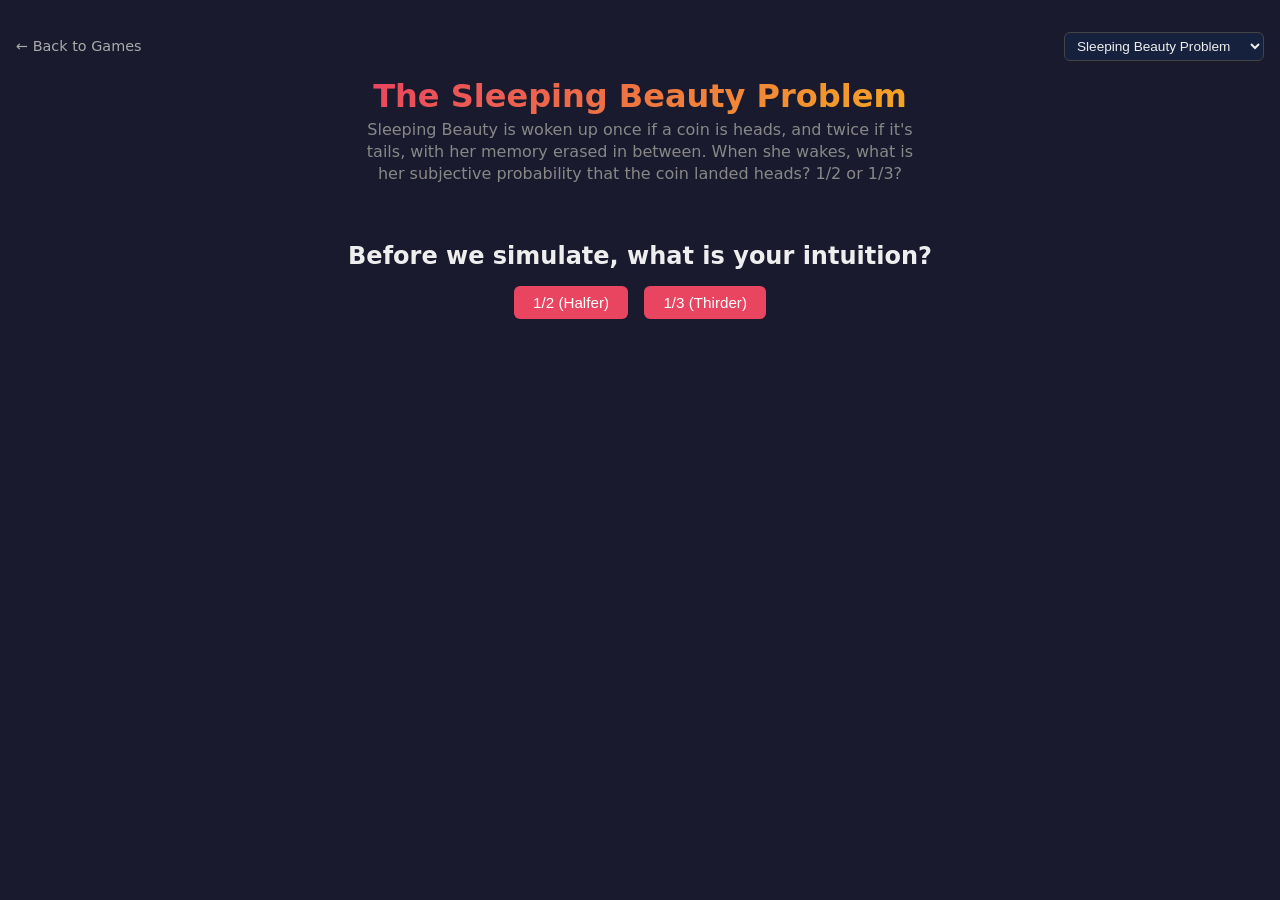
<file: sleeping-beauty.html>
<!DOCTYPE html>
<html lang="en">
<head>
  <meta charset="UTF-8">
  <meta name="viewport" content="width=device-width, initial-scale=1.0">
  <title>Sleeping Beauty Problem - Probability Paradoxes</title>
  <link rel="stylesheet" href="shared.css">
  <style>
    /* Coin */
    .coin {
      width: 80px;
      height: 80px;
      border-radius: 50%;
      display: flex;
      align-items: center;
      justify-content: center;
      font-size: 2rem;
      font-weight: 800;
      margin: 0.5rem auto;
      transition: transform 0.5s, background 0.3s, border-color 0.3s;
      user-select: none;
    }
    .coin.heads {
      background: linear-gradient(135deg, #2a6e2a, #1a4a1a);
      border: 3px solid var(--accent-green);
      color: var(--accent-green);
    }
    .coin.tails {
      background: linear-gradient(135deg, #6e2a2a, #4a1a1a);
      border: 3px solid var(--accent-red);
      color: var(--accent-red);
    }
    .coin.unknown {
      background: linear-gradient(135deg, #3a3a5e, #2a2a44);
      border: 3px solid var(--border-mid);
      color: var(--text-dim);
    }
    .coin.spinning {
      animation: spin-coin 0.6s ease-out;
    }
    @keyframes spin-coin {
      0% { transform: rotateY(0deg) scale(0.8); }
      50% { transform: rotateY(540deg) scale(1.1); }
      100% { transform: rotateY(720deg) scale(1); }
    }

    /* Timeline */
    .timeline {
      display: flex;
      align-items: center;
      justify-content: center;
      gap: 0;
      margin: 1.2rem auto;
      max-width: 520px;
      width: 100%;
      position: relative;
    }
    .timeline-node {
      display: flex;
      flex-direction: column;
      align-items: center;
      gap: 0.3rem;
      z-index: 1;
      min-width: 80px;
    }
    .timeline-dot {
      width: 36px;
      height: 36px;
      border-radius: 50%;
      display: flex;
      align-items: center;
      justify-content: center;
      font-size: 1rem;
      border: 2px solid var(--border-mid);
      background: var(--bg-card);
      color: var(--text-dim);
      transition: all 0.3s;
    }
    .timeline-dot.active {
      border-color: var(--accent-gold);
      background: rgba(245, 166, 35, 0.15);
      color: var(--accent-gold);
      box-shadow: 0 0 12px rgba(245, 166, 35, 0.3);
    }
    .timeline-dot.waking {
      border-color: var(--accent-green);
      background: rgba(76, 175, 80, 0.15);
      color: var(--accent-green);
      box-shadow: 0 0 12px rgba(76, 175, 80, 0.3);
    }
    .timeline-dot.skipped {
      border-color: var(--border-dark);
      background: var(--bg-dark);
      color: #444;
    }
    .timeline-day {
      font-size: 0.7rem;
      color: var(--text-dim);
      text-transform: uppercase;
      letter-spacing: 0.5px;
    }
    .timeline-day.active { color: var(--accent-gold); font-weight: 600; }
    .timeline-day.waking { color: var(--accent-green); font-weight: 600; }
    .timeline-info {
      font-size: 0.6rem;
      color: var(--text-dim);
      min-height: 1rem;
    }
    .timeline-connector {
      width: 50px;
      height: 2px;
      background: var(--border-mid);
      flex-shrink: 0;
      align-self: center;
      margin-bottom: 1.4rem;
    }
    .timeline-connector.active {
      background: var(--accent-gold);
      box-shadow: 0 0 6px rgba(245, 166, 35, 0.3);
    }

    /* Position cards */
    .positions {
      display: flex;
      gap: 1.2rem;
      flex-wrap: wrap;
      justify-content: center;
      margin: 1rem 0;
      width: 100%;
      max-width: 650px;
    }
    .position-card {
      background: var(--bg-card);
      border: 1px solid var(--border-dark);
      border-radius: 10px;
      padding: 1rem 1.2rem;
      flex: 1;
      min-width: 240px;
      max-width: 300px;
      text-align: center;
    }
    .position-card.halfer { border-left: 3px solid var(--accent-gold); }
    .position-card.thirder { border-left: 3px solid var(--accent-green); }
    .position-name {
      font-size: 0.95rem;
      font-weight: 700;
      margin-bottom: 0.3rem;
    }
    .position-card.halfer .position-name { color: var(--accent-gold); }
    .position-card.thirder .position-name { color: var(--accent-green); }
    .position-claim {
      font-size: 0.75rem;
      color: var(--text-dim);
      margin-bottom: 0.6rem;
      line-height: 1.4;
    }
    .position-expected {
      font-size: 0.7rem;
      color: var(--text-dim);
      margin-bottom: 0.2rem;
    }
    .position-observed {
      font-size: 1.6rem;
      font-weight: 800;
      margin: 0.2rem 0;
    }
    .position-card.halfer .position-observed { color: var(--accent-gold); }
    .position-card.thirder .position-observed { color: var(--accent-green); }
    .position-detail {
      font-size: 0.7rem;
      color: var(--text-muted);
      font-variant-numeric: tabular-nums;
    }

    /* Wakings history */
    .wakings-strip {
      display: flex;
      flex-wrap: wrap;
      gap: 3px;
      justify-content: center;
      margin: 0.5rem auto;
      max-width: 600px;
    }
    .waking-pip {
      width: 10px;
      height: 10px;
      border-radius: 2px;
      transition: background 0.2s;
    }
    .waking-pip.heads-waking { background: var(--accent-green); }
    .waking-pip.tails-waking { background: var(--accent-red); }

    .pip-legend {
      display: flex;
      gap: 1rem;
      justify-content: center;
      margin: 0.3rem 0;
      font-size: 0.75rem;
      color: var(--text-dim);
    }
    .pip-legend-item {
      display: flex;
      align-items: center;
      gap: 0.3rem;
    }
    .pip-legend-dot {
      width: 10px;
      height: 10px;
      border-radius: 2px;
    }

    @media (max-width: 500px) {
      .coin { width: 60px; height: 60px; font-size: 1.5rem; }
      .timeline-node { min-width: 60px; }
      .timeline-dot { width: 28px; height: 28px; font-size: 0.85rem; }
      .timeline-connector { width: 30px; }
      .position-card { min-width: 180px; padding: 0.8rem; }
      .position-observed { font-size: 1.3rem; }
    }
  </style>
</head>
<body>

<a href="index.html" class="back-link">&larr; Back to Games</a>
<h1>The Sleeping Beauty Problem</h1>
<p class="subtitle">Sleeping Beauty is woken up once if a coin is heads, and twice if it's tails, with her memory erased in between. When she wakes, what is her subjective probability that the coin landed heads? 1/2 or 1/3?</p>

<div id="guessSection" class="guess-section" style="text-align: center; margin: 2rem 0;">
  <h2>Before we simulate, what is your intuition?</h2>
  <div style="display: flex; gap: 1rem; justify-content: center; margin-top: 1rem;">
    <button class="btn-primary" onclick="makeGuess('1/2')">1/2 (Halfer)</button>
    <button class="btn-primary" onclick="makeGuess('1/3')">1/3 (Thirder)</button>
  </div>
</div>

<div id="experimentSection" style="display: none;">

<div class="controls">
  <button class="btn-primary" id="btnRun" onclick="runExperiment()">Run Experiment</button>
  <button class="btn-secondary" id="btnBulk" onclick="runBulk()">Run 1,000 Experiments</button>
  <button class="btn-secondary btn-small" onclick="resetStats()">Reset</button>
</div>

<div class="status" id="status">Click "Run Experiment" to flip the coin.</div>

<div class="coin unknown" id="coin">?</div>

<div class="timeline" id="timeline">
  <div class="timeline-node">
    <div class="timeline-dot" id="tlSunday">S</div>
    <div class="timeline-day" id="tlSundayLabel">Sunday</div>
    <div class="timeline-info">Coin flip</div>
  </div>
  <div class="timeline-connector" id="conn1"></div>
  <div class="timeline-node">
    <div class="timeline-dot" id="tlMonday">M</div>
    <div class="timeline-day" id="tlMondayLabel">Monday</div>
    <div class="timeline-info" id="monInfo">Waking?</div>
  </div>
  <div class="timeline-connector" id="conn2"></div>
  <div class="timeline-node">
    <div class="timeline-dot" id="tlTuesday">T</div>
    <div class="timeline-day" id="tlTuesdayLabel">Tuesday</div>
    <div class="timeline-info" id="tueInfo">Waking?</div>
  </div>
</div>

<div class="positions">
  <div class="position-card halfer">
    <div class="position-name">Halfer Position</div>
    <div class="position-claim">P(Heads | Waking) = 1/2. The coin is fair. Waking gives no new information.</div>
    <div class="position-expected">Expected: 50.0%</div>
    <div class="position-observed" id="halferObs">-</div>
    <div class="position-detail" id="halferDetail">heads experiments / total experiments</div>
  </div>
  <div class="position-card thirder">
    <div class="position-name">Thirder Position</div>
    <div class="position-claim">P(Heads | Waking) = 1/3. There are more waking-moments on tails.</div>
    <div class="position-expected">Expected: 33.3%</div>
    <div class="position-observed" id="thirderObs">-</div>
    <div class="position-detail" id="thirderDetail">heads wakings / total wakings</div>
  </div>
</div>

<div class="scoreboard">
  <div class="score-box"><div class="label">Experiments</div><div class="value neutral" id="totalExp">0</div></div>
  <div class="score-box"><div class="label">Heads</div><div class="value win" id="headsExp">0</div></div>
  <div class="score-box"><div class="label">Total Wakings</div><div class="value neutral" id="totalWak">0</div></div>
  <div class="score-box"><div class="label">Heads Wakings</div><div class="value win" id="headsWak">0</div></div>
</div>

<div class="pip-legend">
  <div class="pip-legend-item"><span class="pip-legend-dot" style="background: var(--accent-green);"></span> Heads waking</div>
  <div class="pip-legend-item"><span class="pip-legend-dot" style="background: var(--accent-red);"></span> Tails waking</div>
</div>
<div class="wakings-strip" id="wakingsStrip"></div>

<details class="explanation">
  <summary>How does this work?</summary>
  <p>On Sunday, a fair coin is flipped. Sleeping Beauty is put to sleep.</p>
  <p>If <strong>Heads</strong>: she is woken on Monday, interviewed, then the experiment ends.</p>
  <p>If <strong>Tails</strong>: she is woken on Monday, interviewed, her memory is erased, then she is woken again on Tuesday and interviewed again. She cannot tell which day it is.</p>
  <p>Each time she wakes, she is asked: <strong>"What is your credence that the coin landed Heads?"</strong></p>
  <p>The <strong>Halfer</strong> says 1/2: the coin is fair, and waking provides no new evidence. Measured as: heads experiments / total experiments.</p>
  <p>The <strong>Thirder</strong> says 1/3: there are three equally likely waking-states (Heads-Monday, Tails-Monday, Tails-Tuesday), and only one is heads. Measured as: heads wakings / total wakings.</p>
  <p>Both positions are defensible. The disagreement is about what "credence" means -- leading to one of the most debated problems in philosophy of probability.</p>
</details>

</div>

<script src="shared.js"></script>
<script>
  var MAX_PIPS = 300;

  var state = { phase: 'ready', currentCoin: null, wakings: [] };
  var stats = loadState('sleepingStats', {
    experiments: 0,
    headsExp: 0,
    totalWakings: 0,
    headsWakings: 0
  });

  // Track recent wakings for the pip strip (not persisted, or limited)
  var recentWakings = loadState('sleepingRecent', []);
  var userGuess = loadState('sleepingGuess', null);

  function makeGuess(guess) {
    userGuess = guess;
    saveState('sleepingGuess', userGuess);
    document.getElementById('guessSection').style.display = 'none';
    document.getElementById('experimentSection').style.display = 'block';
  }

  function addWaking(isHeads) {
    recentWakings.push(isHeads ? 'h' : 't');
    if (recentWakings.length > MAX_PIPS) {
      recentWakings = recentWakings.slice(recentWakings.length - MAX_PIPS);
    }
  }

  function saveAll() {
    saveState('sleepingStats', stats);
    saveState('sleepingRecent', recentWakings);
  }

  function renderStats() {
    setText('totalExp', fmtNum(stats.experiments));
    setText('headsExp', fmtNum(stats.headsExp));
    setText('totalWak', fmtNum(stats.totalWakings));
    setText('headsWak', fmtNum(stats.headsWakings));

    // Halfer: headsExp / experiments
    if (stats.experiments > 0) {
      var halferRatio = stats.headsExp / stats.experiments;
      setText('halferObs', (halferRatio * 100).toFixed(1) + '%');
      setText('halferDetail', fmtNum(stats.headsExp) + ' / ' + fmtNum(stats.experiments) + ' experiments');
    } else {
      setText('halferObs', '-');
      setText('halferDetail', 'heads experiments / total experiments');
    }

    // Thirder: headsWakings / totalWakings
    if (stats.totalWakings > 0) {
      var thirderRatio = stats.headsWakings / stats.totalWakings;
      setText('thirderObs', (thirderRatio * 100).toFixed(1) + '%');
      setText('thirderDetail', fmtNum(stats.headsWakings) + ' / ' + fmtNum(stats.totalWakings) + ' wakings');
    } else {
      setText('thirderObs', '-');
      setText('thirderDetail', 'heads wakings / total wakings');
    }
  }

  function renderPips() {
    var strip = $('wakingsStrip');
    strip.innerHTML = '';
    var frag = document.createDocumentFragment();
    for (var i = 0; i < recentWakings.length; i++) {
      var pip = document.createElement('div');
      pip.className = 'waking-pip ' + (recentWakings[i] === 'h' ? 'heads-waking' : 'tails-waking');
      frag.appendChild(pip);
    }
    strip.appendChild(frag);
  }

  function resetTimeline() {
    $('tlSunday').className = 'timeline-dot';
    $('tlMonday').className = 'timeline-dot';
    $('tlTuesday').className = 'timeline-dot';
    $('tlSundayLabel').className = 'timeline-day';
    $('tlMondayLabel').className = 'timeline-day';
    $('tlTuesdayLabel').className = 'timeline-day';
    $('conn1').className = 'timeline-connector';
    $('conn2').className = 'timeline-connector';
    setText('monInfo', 'Waking?');
    setText('tueInfo', 'Waking?');
  }

  function showCoin(result) {
    var coinEl = $('coin');
    if (result === null) {
      coinEl.className = 'coin unknown';
      coinEl.textContent = '?';
    } else if (result) {
      coinEl.className = 'coin heads spinning';
      coinEl.textContent = 'H';
    } else {
      coinEl.className = 'coin tails spinning';
      coinEl.textContent = 'T';
    }
  }

  function animateTimeline(isHeads) {
    resetTimeline();

    // Sunday: coin flip
    $('tlSunday').classList.add('active');
    $('tlSundayLabel').classList.add('active');

    // Monday: always a waking
    $('conn1').classList.add('active');
    $('tlMonday').classList.add('waking');
    $('tlMondayLabel').classList.add('waking');
    setText('monInfo', 'Waking!');

    if (isHeads) {
      // Tuesday: skipped
      $('tlTuesday').classList.add('skipped');
      setText('tueInfo', 'Skipped');
    } else {
      // Tuesday: also a waking
      $('conn2').classList.add('active');
      $('tlTuesday').classList.add('waking');
      $('tlTuesdayLabel').classList.add('waking');
      setText('tueInfo', 'Waking!');
    }
  }

  function recordExperiment(isHeads) {
    stats.experiments++;
    if (isHeads) {
      stats.headsExp++;
      stats.totalWakings += 1;
      stats.headsWakings += 1;
      addWaking(true);
    } else {
      stats.totalWakings += 2;
      addWaking(false);
      addWaking(false);
    }
  }

  function runExperiment() {
    var isHeads = flipCoin();
    state.currentCoin = isHeads;
    state.phase = 'done';

    showCoin(isHeads);
    animateTimeline(isHeads);
    recordExperiment(isHeads);
    saveAll();
    renderStats();
    renderPips();

    if (isHeads) {
      setText('status', 'Heads! 1 waking on Monday. Beauty sees no difference either way.');
    } else {
      setText('status', 'Tails! 2 wakings: Monday and Tuesday. Memory erased between them.');
    }
  }

  function runBulk() {
    var btn = $('btnBulk');
    var btnRun = $('btnRun');
    btn.disabled = true;
    btnRun.disabled = true;
    btn.textContent = 'Running...';

    resetTimeline();
    showCoin(null);

    var count = 1000;
    var batchSize = 100;
    var done = 0;

    function batch() {
      var end = Math.min(done + batchSize, count);
      for (var i = done; i < end; i++) {
        var isHeads = flipCoin();
        recordExperiment(isHeads);
      }
      done = end;
      setText('status', 'Running... ' + fmtNum(done) + ' / ' + fmtNum(count));

      if (done < count) {
        setTimeout(batch, 0);
      } else {
        saveAll();
        renderStats();
        renderPips();
        btn.disabled = false;
        btnRun.disabled = false;
        btn.textContent = 'Run 1,000 Experiments';

        var halferR = stats.experiments > 0 ? (stats.headsExp / stats.experiments * 100).toFixed(1) : '?';
        var thirderR = stats.totalWakings > 0 ? (stats.headsWakings / stats.totalWakings * 100).toFixed(1) : '?';
        setText('status',
          'Done! ' + fmtNum(count) + ' experiments complete. Halfer sees ' + halferR + '%, Thirder sees ' + thirderR + '%.'
        );
      }
    }
    batch();
  }

  function resetStats() {
    stats = { experiments: 0, headsExp: 0, totalWakings: 0, headsWakings: 0 };
    recentWakings = [];
    userGuess = null;
    saveState('sleepingGuess', null);
    document.getElementById('guessSection').style.display = 'block';
    document.getElementById('experimentSection').style.display = 'none';
    saveAll();
    renderStats();
    renderPips();
    resetTimeline();
    showCoin(null);
    state = { phase: 'ready', currentCoin: null, wakings: [] };
    setText('status', 'Click "Run Experiment" to flip the coin.');
  }

  // Initialize
  if (userGuess || stats.experiments > 0) {
    document.getElementById('guessSection').style.display = 'none';
    document.getElementById('experimentSection').style.display = 'block';
  }
  renderStats();
  renderPips();
</script>
</body>
</html>
</file>
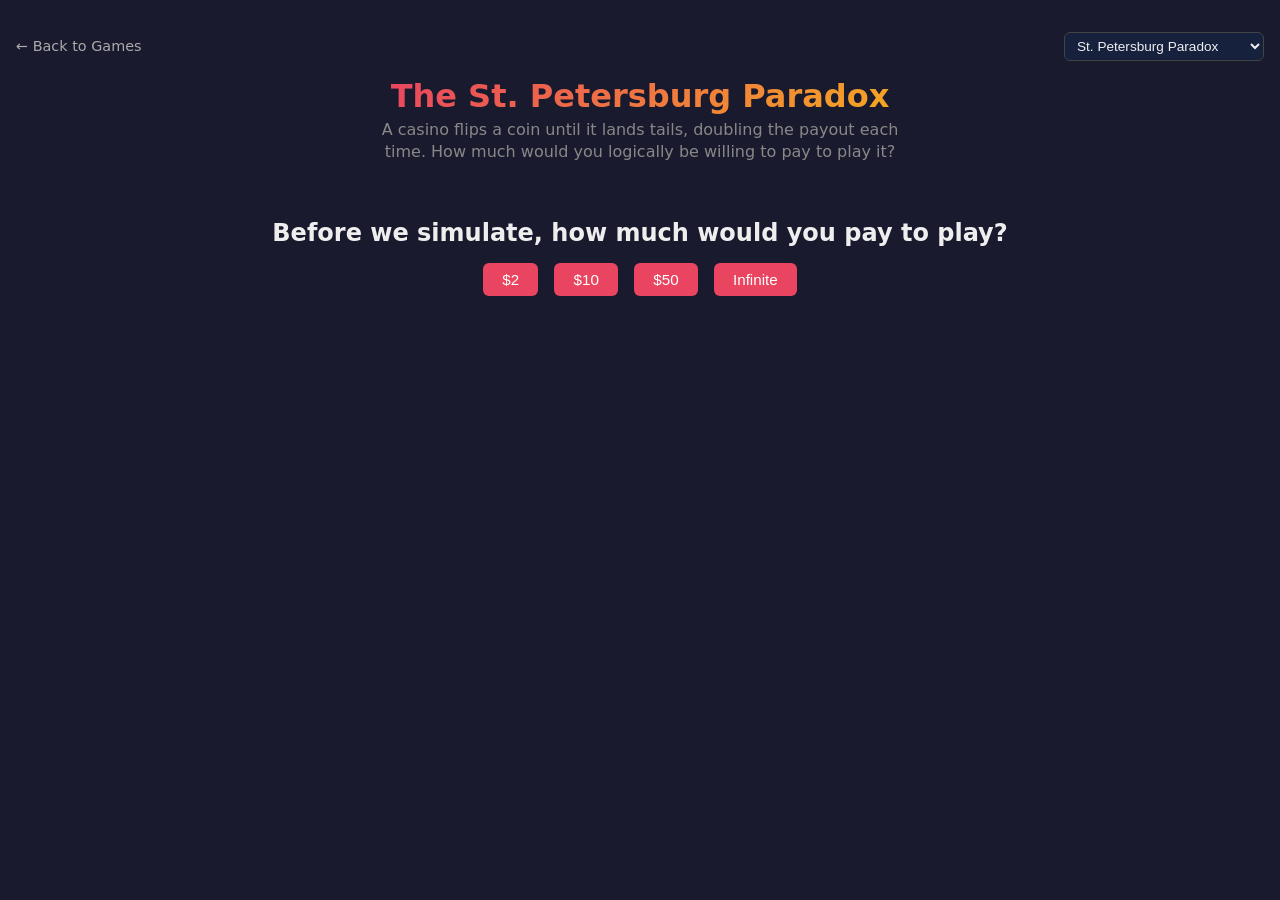
<file: st-petersburg.html>
<!DOCTYPE html>
<html lang="en">
<head>
  <meta charset="UTF-8">
  <meta name="viewport" content="width=device-width, initial-scale=1.0">
  <title>St. Petersburg Paradox - Probability Paradoxes</title>
  <link rel="stylesheet" href="shared.css">
  <style>
    .flip-sequence {
      display: flex;
      flex-wrap: wrap;
      gap: 6px;
      justify-content: center;
      margin: 1rem auto;
      max-width: 700px;
      min-height: 48px;
      align-items: center;
    }
    .coin-badge {
      width: 38px;
      height: 38px;
      border-radius: 50%;
      display: flex;
      align-items: center;
      justify-content: center;
      font-weight: 800;
      font-size: 0.85rem;
      border: 2px solid;
      transition: transform 0.2s, opacity 0.2s;
      flex-shrink: 0;
    }
    .coin-badge.heads {
      background: linear-gradient(135deg, #2a4a2a, #1a3a1a);
      border-color: var(--accent-green);
      color: var(--accent-green);
    }
    .coin-badge.tails {
      background: linear-gradient(135deg, #4a2a2a, #3a1a1a);
      border-color: var(--accent-red);
      color: var(--accent-red);
    }
    .coin-badge.small {
      width: 28px;
      height: 28px;
      font-size: 0.7rem;
    }
    .payout-display {
      font-size: 2.8rem;
      font-weight: 800;
      color: var(--accent-gold);
      text-align: center;
      margin: 0.5rem 0 1rem;
      min-height: 3.5rem;
      text-shadow: 0 0 20px rgba(245, 166, 35, 0.3);
    }
    .payout-display.zero {
      color: var(--text-dim);
      font-size: 1.4rem;
      text-shadow: none;
    }
    .chart-container {
      width: 100%;
      max-width: 650px;
      margin: 1.5rem auto;
      background: var(--bg-card);
      border: 1px solid var(--border-dark);
      border-radius: 10px;
      padding: 1.2rem 1rem 0.8rem;
    }
    .chart-title {
      font-size: 0.8rem;
      color: var(--text-dim);
      text-transform: uppercase;
      letter-spacing: 1px;
      margin-bottom: 0.8rem;
      text-align: center;
    }
    .chart-svg {
      width: 100%;
      height: 200px;
      display: block;
    }
    .chart-labels {
      display: flex;
      justify-content: space-between;
      font-size: 0.65rem;
      color: var(--text-dim);
      margin-top: 4px;
      padding: 0 4px;
    }
    .round-info {
      text-align: center;
      font-size: 0.85rem;
      color: var(--text-muted);
      margin-bottom: 0.5rem;
      min-height: 1.2rem;
    }
    .controls { gap: 0.6rem; }
    .sim-running {
      opacity: 0.5;
      pointer-events: none;
    }
  </style>
</head>
<body>

<a href="index.html" class="back-link">&larr; Back to Games</a>
<h1>The St. Petersburg Paradox</h1>
<p class="subtitle">A casino flips a coin until it lands tails, doubling the payout each time. How much would you logically be willing to pay to play it?</p>

<div id="guessSection" class="guess-section" style="text-align: center; margin: 2rem 0;">
  <h2>Before we simulate, how much would you pay to play?</h2>
  <div style="display: flex; gap: 1rem; justify-content: center; margin-top: 1rem; flex-wrap: wrap;">
    <button class="btn-primary" onclick="makeGuess('$2')">$2</button>
    <button class="btn-primary" onclick="makeGuess('$10')">$10</button>
    <button class="btn-primary" onclick="makeGuess('$50')">$50</button>
    <button class="btn-primary" onclick="makeGuess('Infinite')">Infinite</button>
  </div>
</div>

<div id="experimentSection" style="display: none;">

<div class="controls">
  <button class="btn-primary" id="btnPlay1" onclick="playOneRound()">Play One Round</button>
  <button class="btn-secondary" id="btnPlay100" onclick="playMany(100)">Play 100</button>
  <button class="btn-secondary" id="btnPlay1000" onclick="playMany(1000)">Play 1,000</button>
  <button class="btn-secondary" id="btnPlay1M" onclick="playMany(1000000)">Play 1M</button>
  <button class="btn-secondary btn-small" onclick="resetAll()">Reset</button>
</div>

<div class="status" id="status">Click "Play One Round" to begin!</div>

<div class="round-info" id="roundInfo"></div>
<div class="flip-sequence" id="flipSeq"></div>
<div class="payout-display zero" id="payoutDisplay">-</div>

<div class="scoreboard">
  <div class="score-box"><div class="label">Games</div><div class="value neutral" id="statGames">0</div></div>
  <div class="score-box"><div class="label">Total Earnings</div><div class="value win" id="statTotal">$0</div></div>
  <div class="score-box"><div class="label">Average Payout</div><div class="value neutral" id="statAvg">$0</div></div>
  <div class="score-box"><div class="label">Best Round</div><div class="value neutral" id="statBest">$0</div></div>
</div>

<div class="chart-container" id="chartBox" style="display:none;">
  <div class="chart-title">Running Average Payout</div>
  <svg class="chart-svg" id="chartSvg" viewBox="0 0 600 200" preserveAspectRatio="none"></svg>
  <div class="chart-labels">
    <span id="chartXMin">Game 1</span>
    <span id="chartYInfo" style="color:var(--accent-gold);"></span>
    <span id="chartXMax"></span>
  </div>
</div>

<details class="explanation">
  <summary>How does this work?</summary>
  <p>In the <strong>St. Petersburg game</strong>, you flip a fair coin repeatedly until it lands tails. If the first tails appears on flip <strong>n</strong>, you win <strong>$2<sup>n</sup></strong>.</p>
  <p>The expected value of this game is <strong>infinite</strong>: each flip contributes $1 to the expected payout (probability 1/2<sup>n</sup> times payout 2<sup>n</sup> = $1), and there are infinitely many possible flips.</p>
  <p>Yet most rounds pay very little &mdash; you get $2 half the time, $4 a quarter of the time, and so on. The <strong>paradox</strong> is that despite the infinite expected value, no rational person would pay a huge amount to play, because most of the expected value comes from astronomically rare events.</p>
  <p>Watch the running average as you play: it trends upward over time, never settling on a fixed number. Occasionally a big win spikes the average, illustrating how rare outliers dominate the expectation.</p>
</details>

</div>

<script src="shared.js"></script>
<script>
  var state = { phase: 'ready', flips: [], payout: 0, animating: false };
  var stats = loadState('stpeteStats', { games: 0, totalEarnings: 0, maxPayout: 0, history: [] });
  var userGuess = loadState('stpeteGuess', null);

  function makeGuess(guess) {
    userGuess = guess;
    saveState('stpeteGuess', userGuess);
    document.getElementById('guessSection').style.display = 'none';
    document.getElementById('experimentSection').style.display = 'block';
  }

  function formatDollars(n) {
    if (n >= 1e12) return '$' + (n / 1e12).toFixed(1) + 'T';
    if (n >= 1e9) return '$' + (n / 1e9).toFixed(1) + 'B';
    if (n >= 1e6) return '$' + (n / 1e6).toFixed(1) + 'M';
    if (n >= 1e4) return '$' + fmtNum(Math.round(n));
    if (n >= 100) return '$' + fmtNum(Math.round(n));
    return '$' + n;
  }

  function playStPetersburg() {
    var flips = [];
    var n = 0;
    do {
      n++;
      var isHeads = flipCoin();
      flips.push(isHeads ? 'H' : 'T');
    } while (flips[flips.length - 1] === 'H');
    return { flips: flips, payout: Math.pow(2, n) };
  }

  function renderFlips(flips) {
    var container = $('flipSeq');
    container.innerHTML = '';
    var useSmall = flips.length > 15;
    flips.forEach(function(f) {
      var badge = el('div', 'coin-badge ' + (f === 'H' ? 'heads' : 'tails') + (useSmall ? ' small' : ''), f);
      container.appendChild(badge);
    });
  }

  function updateScoreboard() {
    setText('statGames', fmtNum(stats.games));
    setText('statTotal', formatDollars(stats.totalEarnings));
    setText('statAvg', stats.games > 0 ? formatDollars(Math.round(stats.totalEarnings / stats.games)) : '$0');
    setText('statBest', formatDollars(stats.maxPayout));
    saveState('stpeteStats', stats);
  }

  function recordRound(payout) {
    stats.games++;
    stats.totalEarnings += payout;
    if (payout > stats.maxPayout) stats.maxPayout = payout;
    stats.history.push(payout);
    // Trim history if it gets very large to avoid localStorage issues
    if (stats.history.length > 50000) {
      // Keep summary: collapse first half into averaged chunks
      var half = Math.floor(stats.history.length / 2);
      var chunkSize = 10;
      var compressed = [];
      for (var i = 0; i < half; i += chunkSize) {
        var chunk = stats.history.slice(i, Math.min(i + chunkSize, half));
        compressed.push(Math.round(mean(chunk)));
      }
      stats.history = compressed.concat(stats.history.slice(half));
    }
  }

  function playOneRound() {
    if (state.animating) return;
    var result = playStPetersburg();
    state.flips = result.flips;
    state.payout = result.payout;

    // Animate flips
    state.animating = true;
    setButtonsEnabled(false);
    var container = $('flipSeq');
    container.innerHTML = '';
    var payDisplay = $('payoutDisplay');
    payDisplay.className = 'payout-display zero';
    payDisplay.textContent = '...';
    setText('status', 'Flipping...');
    setText('roundInfo', '');

    var i = 0;
    var delay = state.flips.length > 20 ? 40 : (state.flips.length > 10 ? 80 : 150);

    function showNext() {
      if (i >= state.flips.length) {
        // Done animating
        recordRound(state.payout);
        updateScoreboard();
        renderChart();
        payDisplay.className = 'payout-display';
        payDisplay.textContent = formatDollars(state.payout);
        var flipsCount = state.flips.length;
        setText('status', flipsCount === 1 ? 'Tails on the first flip!' : 'Tails after ' + flipsCount + ' flips!');
        setText('roundInfo', flipsCount + ' flip' + (flipsCount > 1 ? 's' : '') + ' \u2192 2^' + flipsCount + ' = ' + formatDollars(state.payout));
        state.animating = false;
        setButtonsEnabled(true);
        return;
      }
      var f = state.flips[i];
      var useSmall = state.flips.length > 15;
      var badge = el('div', 'coin-badge ' + (f === 'H' ? 'heads' : 'tails') + (useSmall ? ' small' : ''), f);
      badge.style.opacity = '0';
      badge.style.transform = 'scale(0.5)';
      container.appendChild(badge);
      // Trigger animation
      requestAnimationFrame(function() {
        badge.style.opacity = '1';
        badge.style.transform = 'scale(1)';
      });
      i++;
      setTimeout(showNext, delay);
    }
    showNext();
  }

  function playMany(count) {
    if (state.animating) return;
    state.animating = true;
    setButtonsEnabled(false);
    $('flipSeq').innerHTML = '';
    var payDisplay = $('payoutDisplay');
    payDisplay.className = 'payout-display zero';
    payDisplay.textContent = 'Simulating...';
    setText('roundInfo', '');

    var bestThisRun = 0;
    var totalThisRun = 0;

    var batchSize = count > 10000 ? 10000 : 200;

    runSimulation(count, function() {
      var result = playStPetersburg();
      recordRound(result.payout);
      totalThisRun += result.payout;
      if (result.payout > bestThisRun) bestThisRun = result.payout;
      return result.payout;
    }, function(done) {
      setText('status', 'Simulating... ' + fmtNum(done) + ' / ' + fmtNum(count));
    }, function(results) {
      updateScoreboard();
      renderChart();
      var avg = Math.round(totalThisRun / count);
      payDisplay.className = 'payout-display';
      payDisplay.textContent = formatDollars(totalThisRun);
      setText('status', fmtNum(count) + ' rounds complete!');
      setText('roundInfo', 'Batch total: ' + formatDollars(totalThisRun) + ' | Batch avg: ' + formatDollars(avg) + ' | Batch best: ' + formatDollars(bestThisRun));
      state.animating = false;
      setButtonsEnabled(true);
    }, batchSize);
  }

  function setButtonsEnabled(enabled) {
    var btns = [$('btnPlay1'), $('btnPlay100'), $('btnPlay1000'), $('btnPlay1M')];
    btns.forEach(function(b) {
      if (enabled) b.classList.remove('sim-running');
      else b.classList.add('sim-running');
    });
  }

  function renderChart() {
    if (stats.history.length < 2) {
      $('chartBox').style.display = 'none';
      return;
    }
    $('chartBox').style.display = '';

    var svg = $('chartSvg');
    var W = 600, H = 200;
    var pad = { top: 10, right: 10, bottom: 10, left: 10 };
    var plotW = W - pad.left - pad.right;
    var plotH = H - pad.top - pad.bottom;

    // Compute running averages - sample if too many points
    var hist = stats.history;
    var n = hist.length;
    var sampleRate = Math.max(1, Math.floor(n / 500));
    var points = [];
    var runningSum = 0;
    for (var i = 0; i < n; i++) {
      runningSum += hist[i];
      if (i % sampleRate === 0 || i === n - 1) {
        points.push({ x: i + 1, y: runningSum / (i + 1) });
      }
    }

    // Determine Y scale (use log if range is large)
    var yMin = Infinity, yMax = -Infinity;
    points.forEach(function(p) {
      if (p.y < yMin) yMin = p.y;
      if (p.y > yMax) yMax = p.y;
    });
    if (yMin <= 0) yMin = 1;

    var useLog = (yMax / yMin > 50);
    var logMin, logMax;

    function mapY(val) {
      if (val <= 0) val = 1;
      if (useLog) {
        logMin = Math.log10(Math.max(yMin * 0.8, 1));
        logMax = Math.log10(yMax * 1.2);
        if (logMax <= logMin) logMax = logMin + 1;
        var logVal = Math.log10(val);
        var t = (logVal - logMin) / (logMax - logMin);
        return pad.top + plotH * (1 - t);
      } else {
        var padded = yMax * 1.1;
        var floor = 0;
        return pad.top + plotH * (1 - (val - floor) / (padded - floor));
      }
    }

    // Build polyline
    var xScale = points.length > 1 ? plotW / (points[points.length - 1].x - points[0].x || 1) : plotW;
    var polyPts = points.map(function(p) {
      var px = pad.left + (p.x - points[0].x) * xScale;
      var py = mapY(p.y);
      return px.toFixed(1) + ',' + py.toFixed(1);
    }).join(' ');

    // Reference line at $2 (the median payout)
    var refY2 = mapY(2);

    // Grid lines
    var gridLines = '';
    if (useLog) {
      logMin = Math.log10(Math.max(yMin * 0.8, 1));
      logMax = Math.log10(yMax * 1.2);
      for (var p = Math.ceil(logMin); p <= Math.floor(logMax); p++) {
        var gy = mapY(Math.pow(10, p));
        gridLines += '<line x1="' + pad.left + '" y1="' + gy + '" x2="' + (W - pad.right) + '" y2="' + gy + '" stroke="#333" stroke-width="0.5" stroke-dasharray="4,4"/>';
        gridLines += '<text x="' + (pad.left + 2) + '" y="' + (gy - 3) + '" fill="#666" font-size="9">$' + fmtNum(Math.pow(10, p)) + '</text>';
      }
    } else {
      var steps = [yMax * 0.25, yMax * 0.5, yMax * 0.75];
      steps.forEach(function(v) {
        var gy = mapY(v);
        gridLines += '<line x1="' + pad.left + '" y1="' + gy + '" x2="' + (W - pad.right) + '" y2="' + gy + '" stroke="#333" stroke-width="0.5" stroke-dasharray="4,4"/>';
        gridLines += '<text x="' + (pad.left + 2) + '" y="' + (gy - 3) + '" fill="#666" font-size="9">' + formatDollars(Math.round(v)) + '</text>';
      });
    }

    // Gradient definition
    svg.innerHTML = '<defs>' +
      '<linearGradient id="lineGrad" x1="0" y1="0" x2="1" y2="0">' +
        '<stop offset="0%" stop-color="#e94560"/>' +
        '<stop offset="100%" stop-color="#f5a623"/>' +
      '</linearGradient>' +
      '<linearGradient id="fillGrad" x1="0" y1="0" x2="0" y2="1">' +
        '<stop offset="0%" stop-color="#f5a623" stop-opacity="0.15"/>' +
        '<stop offset="100%" stop-color="#e94560" stop-opacity="0.02"/>' +
      '</linearGradient>' +
    '</defs>' +
    gridLines +
    // Area fill under the line
    '<polygon points="' + (pad.left).toFixed(1) + ',' + (pad.top + plotH) + ' ' + polyPts + ' ' + (pad.left + (points[points.length - 1].x - points[0].x) * xScale).toFixed(1) + ',' + (pad.top + plotH) + '" fill="url(#fillGrad)"/>' +
    // The main line
    '<polyline points="' + polyPts + '" fill="none" stroke="url(#lineGrad)" stroke-width="2" stroke-linejoin="round"/>' +
    // $2 reference line
    (refY2 > pad.top && refY2 < pad.top + plotH ?
      '<line x1="' + pad.left + '" y1="' + refY2 + '" x2="' + (W - pad.right) + '" y2="' + refY2 + '" stroke="#4caf50" stroke-width="0.8" stroke-dasharray="6,3" opacity="0.6"/>' +
      '<text x="' + (W - pad.right - 2) + '" y="' + (refY2 - 3) + '" fill="#4caf50" font-size="8" text-anchor="end" opacity="0.7">$2 median</text>'
      : '') +
    // End point dot
    '<circle cx="' + (pad.left + (points[points.length - 1].x - points[0].x) * xScale).toFixed(1) + '" cy="' + mapY(points[points.length - 1].y).toFixed(1) + '" r="3" fill="#f5a623"/>';

    setText('chartXMin', 'Game 1');
    setText('chartXMax', 'Game ' + fmtNum(n));
    setText('chartYInfo', 'Avg: ' + formatDollars(Math.round(stats.totalEarnings / stats.games)) + (useLog ? ' (log scale)' : ''));
  }

  function resetAll() {
    stats = { games: 0, totalEarnings: 0, maxPayout: 0, history: [] };
    saveState('stpeteStats', stats);
    userGuess = null;
    saveState('stpeteGuess', null);
    document.getElementById('guessSection').style.display = 'block';
    document.getElementById('experimentSection').style.display = 'none';
    updateScoreboard();
    $('flipSeq').innerHTML = '';
    var payDisplay = $('payoutDisplay');
    payDisplay.className = 'payout-display zero';
    payDisplay.textContent = '-';
    setText('status', 'Click "Play One Round" to begin!');
    setText('roundInfo', '');
    $('chartBox').style.display = 'none';
  }

  // Initialize
  if (userGuess || stats.games > 0) {
    document.getElementById('guessSection').style.display = 'none';
    document.getElementById('experimentSection').style.display = 'block';
  }
  updateScoreboard();
  renderChart();
</script>
</body>
</html>
</file>
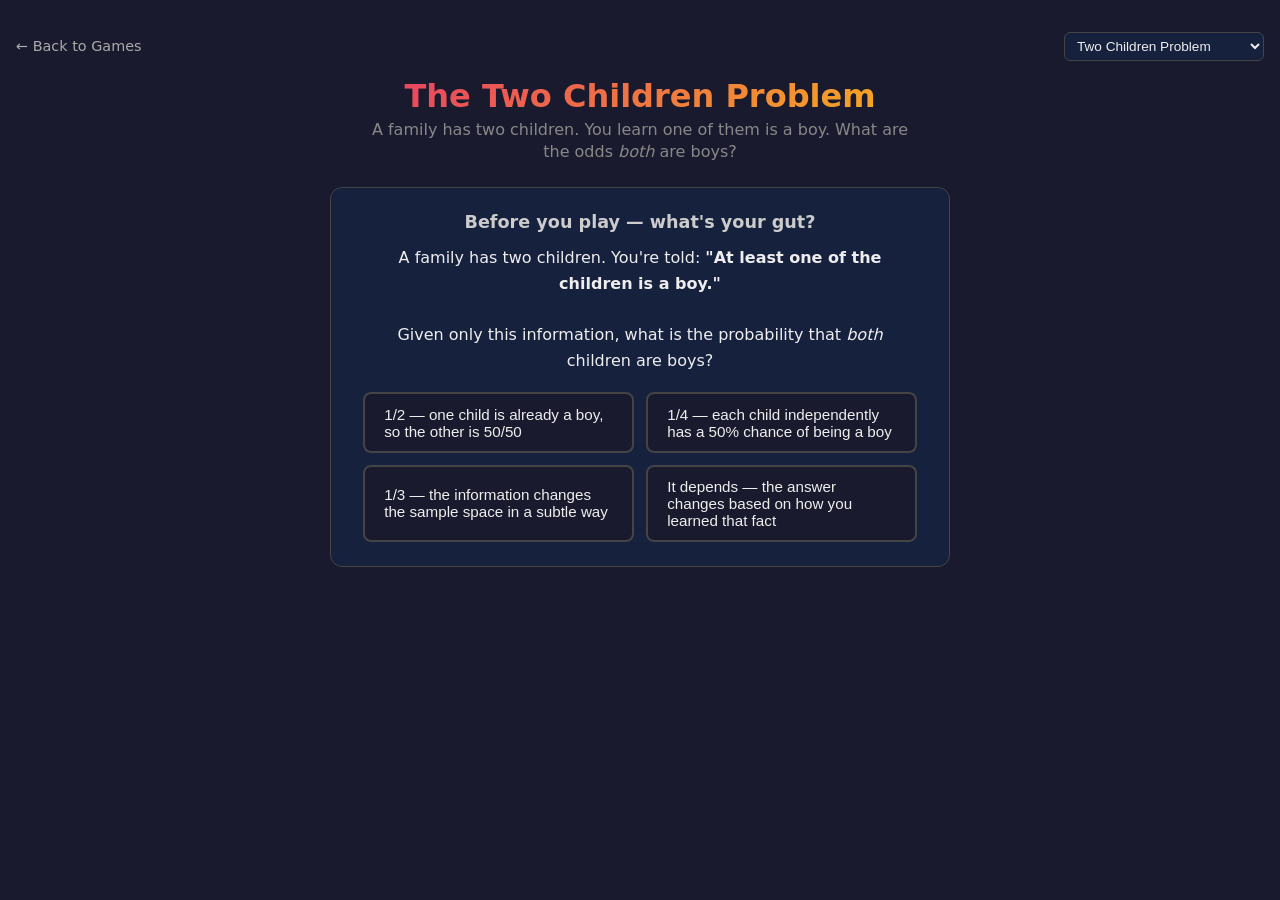
<file: two-children.html>
<!DOCTYPE html>
<html lang="en">
<head>
  <meta charset="UTF-8">
  <meta name="viewport" content="width=device-width, initial-scale=1.0">
  <title>Two Children Problem - Probability Paradoxes</title>
  <link rel="stylesheet" href="shared.css">
  <style>
    .family-grid {
      display: flex;
      flex-wrap: wrap;
      gap: 6px;
      justify-content: center;
      max-width: 700px;
      width: 100%;
      margin-bottom: 1rem;
    }

    .family-card {
      width: 54px;
      height: 62px;
      border-radius: 8px;
      border: 2px solid var(--border-dark);
      background: var(--bg-card);
      display: flex;
      flex-direction: column;
      align-items: center;
      justify-content: center;
      font-size: 1.3rem;
      gap: 2px;
      transition: border-color 0.2s, box-shadow 0.2s, opacity 0.3s;
      position: relative;
    }
    .family-card.eligible {
      border-color: var(--accent-gold);
      background: rgba(245, 166, 35, 0.08);
    }
    .family-card.eligible.both-boys {
      border-color: var(--accent-green);
      background: rgba(76, 175, 80, 0.12);
      box-shadow: 0 0 10px rgba(76, 175, 80, 0.3);
    }
    .family-card.ineligible {
      opacity: 0.18;
    }
    .family-card.new-flash {
      animation: cardFlash 0.35s ease-out;
    }
    @keyframes cardFlash {
      0% { transform: scale(0.6); opacity: 0; }
      60% { transform: scale(1.08); }
      100% { transform: scale(1); opacity: 1; }
    }

    .child-icon { line-height: 1; }
    .card-tag-label {
      font-size: 0.4rem;
      letter-spacing: 0.5px;
      color: var(--text-dim);
      text-transform: uppercase;
      margin-top: 1px;
    }

    .sample-space {
      display: flex;
      gap: 10px;
      justify-content: center;
      flex-wrap: wrap;
      margin: 0.75rem 0;
    }
    .ss-cell {
      display: flex;
      flex-direction: column;
      align-items: center;
      gap: 4px;
      padding: 0.6rem 0.9rem;
      border-radius: 8px;
      border: 2px solid var(--border-dark);
      background: var(--bg-card);
      font-size: 1.1rem;
      min-width: 70px;
    }
    .ss-cell.active {
      border-color: var(--accent-gold);
      background: rgba(245, 166, 35, 0.08);
    }
    .ss-cell.highlight {
      border-color: var(--accent-green);
      background: rgba(76, 175, 80, 0.12);
      box-shadow: 0 0 10px rgba(76, 175, 80, 0.25);
    }
    .ss-cell.struck {
      opacity: 0.25;
      text-decoration: line-through;
    }
    .ss-label {
      font-size: 0.6rem;
      color: var(--text-dim);
      text-transform: uppercase;
      letter-spacing: 0.5px;
    }

    .big-fraction {
      text-align: center;
      margin: 0.5rem 0;
    }
    .big-fraction .numerator {
      font-size: 1.6rem;
      font-weight: 800;
      color: var(--accent-green);
      line-height: 1;
    }
    .big-fraction .fraction-bar {
      width: 40px;
      height: 3px;
      background: var(--text-muted);
      margin: 3px auto;
      border-radius: 2px;
    }
    .big-fraction .denominator {
      font-size: 1.6rem;
      font-weight: 800;
      color: var(--accent-gold);
      line-height: 1;
    }
    .big-fraction .fraction-note {
      font-size: 0.7rem;
      color: var(--text-dim);
      margin-top: 4px;
    }

    .convergence-bar {
      width: 100%;
      max-width: 420px;
      position: relative;
      height: 54px;
      margin: 0.5rem auto;
    }
    .conv-track {
      position: absolute;
      top: 18px;
      left: 0;
      right: 0;
      height: 8px;
      background: var(--border-dark);
      border-radius: 4px;
    }
    .conv-fill {
      height: 100%;
      border-radius: 4px;
      background: linear-gradient(90deg, var(--accent-red), var(--accent-gold));
      transition: width 0.4s ease;
    }
    .conv-marker {
      position: absolute;
      top: 8px;
      transform: translateX(-50%);
      text-align: center;
      font-size: 0.58rem;
      color: var(--text-dim);
    }
    .conv-marker .conv-tick {
      width: 1px;
      height: 12px;
      background: var(--text-dim);
      margin: 2px auto 0;
    }
    .conv-indicator {
      position: absolute;
      top: 14px;
      transform: translateX(-50%);
      width: 16px;
      height: 16px;
      background: var(--accent-gold);
      border-radius: 50%;
      border: 2px solid #fff;
      box-shadow: 0 0 8px rgba(245, 166, 35, 0.6);
      transition: left 0.4s ease;
      z-index: 3;
    }
    .conv-indicator .conv-ind-label {
      position: absolute;
      top: -18px;
      left: 50%;
      transform: translateX(-50%);
      font-size: 0.68rem;
      font-weight: 700;
      color: var(--accent-gold);
      white-space: nowrap;
    }
    .conv-labels {
      position: absolute;
      bottom: 0;
      left: 0;
      right: 0;
      display: flex;
      justify-content: space-between;
      font-size: 0.58rem;
      color: var(--text-dim);
    }

    .variant-toggle {
      display: flex;
      gap: 0.5rem;
      justify-content: center;
      margin-bottom: 1rem;
      flex-wrap: wrap;
    }
    .variant-btn {
      padding: 0.45rem 1.1rem;
      border: 2px solid var(--border-mid);
      border-radius: 6px;
      background: var(--bg-card);
      color: var(--text-secondary);
      font-size: 0.88rem;
      cursor: pointer;
      transition: all 0.2s;
    }
    .variant-btn.active {
      border-color: var(--accent-red);
      background: rgba(233, 69, 96, 0.12);
      color: var(--accent-red);
    }
  </style>
</head>
<body>

<a href="index.html" class="back-link">&larr; Back to Games</a>
<h1>The Two Children Problem</h1>
<p class="subtitle">A family has two children. You learn one of them is a boy. What are the odds <em>both</em> are boys?</p>

<div class="quiz-panel" id="quizPanel">
  <h2>Before you play — what's your gut?</h2>
  <p class="quiz-question">
    A family has two children. You're told: <strong>"At least one of the children is a boy."</strong><br><br>
    Given only this information, what is the probability that <em>both</em> children are boys?
  </p>
  <div class="quiz-options">
    <button class="quiz-btn" onclick="tcQuiz('half')">1/2 — one child is already a boy, so the other is 50/50</button>
    <button class="quiz-btn" onclick="tcQuiz('quarter')">1/4 — each child independently has a 50% chance of being a boy</button>
    <button class="quiz-btn" onclick="tcQuiz('third')">1/3 — the information changes the sample space in a subtle way</button>
    <button class="quiz-btn" onclick="tcQuiz('depends')">It depends — the answer changes based on how you learned that fact</button>
  </div>
  <div class="quiz-feedback" id="quizFeedback">
    <span id="quizFeedbackText"></span><br>
    <button class="quiz-continue" onclick="document.getElementById('quizPanel').style.display='none'; document.getElementById('gameSection').style.display='block';">Play and watch it converge &rarr;</button>
  </div>
</div>

<div id="gameSection" style="display:none;">

<div class="sample-space" id="sampleSpace">
  <div class="ss-cell" id="ss-BB">
    <span>👦👦</span>
    <span class="ss-label">Boy + Boy</span>
  </div>
  <div class="ss-cell" id="ss-BG">
    <span>👦👧</span>
    <span class="ss-label">Boy + Girl</span>
  </div>
  <div class="ss-cell" id="ss-GB">
    <span>👧👦</span>
    <span class="ss-label">Girl + Boy</span>
  </div>
  <div class="ss-cell" id="ss-GG">
    <span>👧👧</span>
    <span class="ss-label">Girl + Girl</span>
  </div>
</div>

<div class="variant-toggle">
  <button class="variant-btn active" id="btnV1" onclick="setVariant('atleast')">Classic: "At least one is a boy"</button>
  <button class="variant-btn" id="btnV2" onclick="setVariant('older')">Variant: "The <em>older</em> child is a boy"</button>
</div>

<div class="status" id="status">Simulating families…</div>

<div class="family-grid" id="familyGrid"></div>

<div style="display:flex; gap:2rem; justify-content:center; align-items:flex-start; flex-wrap:wrap; margin-bottom:0.5rem;">
  <div class="big-fraction" id="fractionDisplay">
    <div class="numerator" id="fracNum">0</div>
    <div class="fraction-bar"></div>
    <div class="denominator" id="fracDen">0</div>
    <div class="fraction-note" id="fracNote">Both Boys / Eligible Families</div>
  </div>
  <div class="scoreboard" style="margin:0;">
    <div class="score-box">
      <div class="label">Families Seen</div>
      <div class="value neutral" id="totalFamilies">0</div>
    </div>
    <div class="score-box">
      <div class="label">Eligible (≥1 boy)</div>
      <div class="value" style="color:var(--accent-gold)" id="eligibleCount">0</div>
    </div>
    <div class="score-box">
      <div class="label">Both Boys</div>
      <div class="value win" id="bothBoysCount">0</div>
    </div>
    <div class="score-box">
      <div class="label">Observed Rate</div>
      <div class="value" style="color:var(--accent-gold)" id="observedRate">—</div>
    </div>
  </div>
</div>

<div class="convergence-bar" id="convBar">
  <div class="conv-track">
    <div class="conv-fill" id="convFill" style="width:0"></div>
  </div>
  <div class="conv-marker" style="left:33.3%;">
    <span>1/3</span>
    <div class="conv-tick"></div>
  </div>
  <div class="conv-marker" style="left:50%;">
    <span>1/2</span>
    <div class="conv-tick"></div>
  </div>
  <div class="conv-indicator" id="convIndicator" style="left:0; display:none;">
    <span class="conv-ind-label" id="convLabel">—</span>
  </div>
  <div class="conv-labels">
    <span>0%</span>
    <span>100%</span>
  </div>
</div>

<div class="controls">
  <button class="btn-primary" onclick="runBatch(50)">+50 Families</button>
  <button class="btn-secondary" onclick="runBatch(500)">+500 Families</button>
  <button class="btn-secondary btn-small" onclick="resetStats()">Reset</button>
</div>

<details class="explanation">
  <summary>Why 1/3, not 1/2?</summary>
  <p>When two children are born, there are <strong>four equally likely outcomes</strong>: Boy+Boy, Boy+Girl, Girl+Boy, Girl+Girl (each with 25% probability).</p>
  <p>The clue "at least one is a boy" eliminates only one outcome — Girl+Girl. That leaves three equally likely cases: BB, BG, GB. Only <strong>one of those three</strong> is Boy+Boy, so the probability is <strong>1/3</strong>.</p>
  <p>The trap: many people reason "one child is already a boy, so the other has a 50% chance." But the clue doesn't tell you <em>which</em> child is the boy — it tells you something about the <em>family</em>, which restricts the whole sample space.</p>
  <p><strong>Variant:</strong> If instead you're told "the <em>older</em> child is a boy," that pins down one specific child. Now the sample space is just Boy+Boy and Boy+Girl — two cases — making the probability <strong>1/2</strong>. The wording genuinely changes the math.</p>
</details>

</div><!-- end gameSection -->

<script src="shared.js"></script>
<script>
  var variant = 'atleast'; // 'atleast' or 'older'
  var stats = loadState('twoChildrenStats', { total: 0, eligible: 0, bothBoys: 0 });
  var statsOlder = loadState('twoChildrenStatsOlder', { total: 0, eligible: 0, bothBoys: 0 });

  var MAX_CARDS = 80;
  var families = []; // { c1: 'B'|'G', c2: 'B'|'G', eligible: bool, bothBoys: bool }

  function currentStats() {
    return variant === 'atleast' ? stats : statsOlder;
  }

  function isEligible(c1, c2) {
    if (variant === 'atleast') return c1 === 'B' || c2 === 'B';
    if (variant === 'older') return c1 === 'B'; // older child (c1) is a boy
    return false;
  }

  function setVariant(v) {
    variant = v;
    $('btnV1').classList.toggle('active', v === 'atleast');
    $('btnV2').classList.toggle('active', v === 'older');
    families = [];
    renderFamilyGrid();
    updateScoreboard();
    updateSampleSpace();
    updateStatus();
  }

  function updateSampleSpace() {
    var ss = { BB: false, BG: false, GB: false, GG: false };
    if (variant === 'atleast') {
      ss.BB = true; ss.BG = true; ss.GB = true; // GG struck
    } else {
      ss.BB = true; ss.BG = true; // GB and GG struck (older must be boy)
    }
    function applyCell(id, active) {
      var cell = document.getElementById(id);
      cell.className = 'ss-cell';
      if (active) cell.classList.add('active');
      else cell.classList.add('struck');
    }
    applyCell('ss-BB', ss.BB);
    applyCell('ss-BG', ss.BG);
    applyCell('ss-GB', ss.GB);
    applyCell('ss-GG', ss.GG);
    document.getElementById('ss-BB').classList.toggle('highlight', true);
  }

  function updateStatus() {
    var s = currentStats();
    if (s.eligible === 0) {
      setText('status', variant === 'atleast'
        ? 'Generating families with at least one boy…'
        : 'Generating families where the older child is a boy…');
    }
  }

  function generateFamily() {
    var c1 = Math.random() < 0.5 ? 'B' : 'G';
    var c2 = Math.random() < 0.5 ? 'B' : 'G';
    var eligible = isEligible(c1, c2);
    var both = (c1 === 'B' && c2 === 'B');
    return { c1: c1, c2: c2, eligible: eligible, bothBoys: both };
  }

  function childIcon(g) { return g === 'B' ? '👦' : '👧'; }

  function renderFamilyGrid() {
    var grid = $('familyGrid');
    grid.innerHTML = '';
    var display = families.slice(-MAX_CARDS);
    display.forEach(function(f, idx) {
      var card = el('div', 'family-card');
      if (f.eligible) {
        card.classList.add('eligible');
        if (f.bothBoys) card.classList.add('both-boys');
      } else {
        card.classList.add('ineligible');
      }
      if (idx === display.length - 1) card.classList.add('new-flash');
      var icons = el('div', 'child-icon');
      icons.textContent = childIcon(f.c1) + childIcon(f.c2);
      var lbl = el('div', 'card-tag-label', f.eligible ? (f.bothBoys ? 'BB ✓' : 'eligible') : 'skip');
      card.appendChild(icons);
      card.appendChild(lbl);
      grid.appendChild(card);
    });
  }

  function updateScoreboard() {
    var s = currentStats();
    setText('totalFamilies', s.total);
    setText('eligibleCount', s.eligible);
    setText('bothBoysCount', s.bothBoys);
    if (s.eligible > 0) {
      var rate = s.bothBoys / s.eligible;
      setText('observedRate', pct(rate, 1));
      var ind = $('convIndicator');
      ind.style.display = 'block';
      ind.style.left = (rate * 100) + '%';
      $('convLabel').textContent = pct(rate, 1);
      $('convFill').style.width = (rate * 100) + '%';
      setText('fracNum', s.bothBoys);
      setText('fracDen', s.eligible);
      setText('fracNote', 'Both Boys / Eligible Families ≈ ' + pct(rate, 1));
    } else {
      setText('observedRate', '—');
      $('convIndicator').style.display = 'none';
      $('convFill').style.width = '0';
      setText('fracNum', '0');
      setText('fracDen', '0');
      setText('fracNote', 'Both Boys / Eligible Families');
    }
  }

  function runBatch(n) {
    var s = currentStats();
    var added = [];
    for (var i = 0; i < n; i++) {
      var f = generateFamily();
      s.total++;
      if (f.eligible) {
        s.eligible++;
        if (f.bothBoys) s.bothBoys++;
      }
      added.push(f);
    }
    families = families.concat(added);
    if (families.length > MAX_CARDS * 2) families = families.slice(-MAX_CARDS);
    if (variant === 'atleast') saveState('twoChildrenStats', stats);
    else saveState('twoChildrenStatsOlder', statsOlder);
    renderFamilyGrid();
    updateScoreboard();
    if (s.eligible > 0) {
      var rate = s.bothBoys / s.eligible;
      var expected = variant === 'atleast' ? '1/3 (33.3%)' : '1/2 (50%)';
      $('status').innerHTML = 'Observed: <strong>' + pct(rate, 1) + '</strong> &nbsp;|&nbsp; Expected: <strong>' + expected + '</strong> &nbsp;|&nbsp; ' + s.eligible + ' eligible families out of ' + s.total + ' total';
    }
  }

  function resetStats() {
    stats = { total: 0, eligible: 0, bothBoys: 0 };
    statsOlder = { total: 0, eligible: 0, bothBoys: 0 };
    saveState('twoChildrenStats', stats);
    saveState('twoChildrenStatsOlder', statsOlder);
    families = [];
    renderFamilyGrid();
    updateScoreboard();
    updateStatus();
  }

  function tcQuiz(answer) {
    var btns = document.querySelectorAll('.quiz-btn');
    btns.forEach(function(b) { b.disabled = true; });
    var fb = document.getElementById('quizFeedback');
    var ft = document.getElementById('quizFeedbackText');
    if (answer === 'third') {
      btns[2].classList.add('correct');
      ft.textContent = '✓ Correct! The answer is 1/3. The four equally likely outcomes are BB, BG, GB, GG. "At least one boy" rules out only GG — leaving 3 cases, just one of which is BB. Play to watch it converge!';
      fb.className = 'quiz-feedback correct';
    } else if (answer === 'half') {
      btns[0].classList.add('incorrect'); btns[2].classList.add('reveal');
      ft.textContent = '✗ This is the most common wrong answer! The clue doesn\'t pin down a specific child — it constrains the whole family. With GG ruled out, you have BB, BG, GB — three equally likely cases, and only one is BB. So it\'s 1/3.';
      fb.className = 'quiz-feedback incorrect';
    } else if (answer === 'quarter') {
      btns[1].classList.add('incorrect'); btns[2].classList.add('reveal');
      ft.textContent = '✗ 1/4 ignores the clue entirely — that would be the unconditional probability of BB before any information. Given we know at least one is a boy, GG is eliminated and the answer is 1/3.';
      fb.className = 'quiz-feedback incorrect';
    } else {
      btns[3].classList.add('reveal');
      ft.textContent = '◑ Surprisingly, you\'re not wrong! The classic "at least one" wording gives 1/3. But if instead you\'re told the older child is a boy, the answer becomes 1/2. Both variants are shown in the game — the wording really does change the math.';
      fb.className = 'quiz-feedback incorrect';
    }
    fb.style.display = 'block';
  }

  // Init
  updateSampleSpace();
  updateStatus();
  updateScoreboard();
  runBatch(50);
</script>
</body>
</html>
</file>
<file: shared.css>
/* === Probability Paradoxes - Shared Styles === */

*, *::before, *::after { box-sizing: border-box; margin: 0; padding: 0; }

:root {
  --bg-dark: #1a1a2e;
  --bg-card: #16213e;
  --accent-red: #e94560;
  --accent-red-hover: #d63350;
  --accent-gold: #f5a623;
  --accent-green: #4caf50;
  --text-primary: #eee;
  --text-secondary: #ccc;
  --text-muted: #aaa;
  --text-dim: #888;
  --border-dark: #333;
  --border-mid: #444;
}

body {
  font-family: 'Segoe UI', system-ui, sans-serif;
  background: var(--bg-dark);
  color: var(--text-primary);
  min-height: 100vh;
  display: flex;
  flex-direction: column;
  align-items: center;
  padding: 2rem 1rem;
}

/* Typography */
h1 {
  font-size: 2rem;
  margin-bottom: 0.25rem;
  background: linear-gradient(135deg, var(--accent-red), var(--accent-gold));
  -webkit-background-clip: text;
  background-clip: text;
  -webkit-text-fill-color: transparent;
}

.subtitle {
  color: var(--text-dim);
  margin-bottom: 1.5rem;
  text-align: center;
  max-width: 550px;
  line-height: 1.4;
}

/* Back link */
.nav-header {
  width: 100%;
  display: flex;
  justify-content: space-between;
  align-items: center;
  margin-bottom: 1rem;
}
.back-link {
  color: var(--text-muted);
  text-decoration: none;
  font-size: 0.9rem;
  transition: color 0.2s;
}
.back-link:hover { color: var(--text-primary); }

.quick-nav-select {
  padding: 0.3rem 0.5rem;
  border-radius: 6px;
  border: 1px solid var(--border-mid);
  background: var(--bg-card);
  color: var(--text-primary);
  font-size: 0.85rem;
  cursor: pointer;
}

/* Controls */
.controls {
  display: flex;
  gap: 1rem;
  align-items: center;
  margin-bottom: 1.5rem;
  flex-wrap: wrap;
  justify-content: center;
}
.controls label {
  font-size: 0.95rem;
  color: var(--text-muted);
  display: flex;
  align-items: center;
  gap: 0.4rem;
}
.controls input[type="number"],
.controls select {
  padding: 0.4rem 0.5rem;
  border-radius: 6px;
  border: 1px solid var(--border-mid);
  background: var(--bg-card);
  color: var(--text-primary);
  font-size: 1rem;
  text-align: center;
}
.controls input[type="number"] { width: 80px; }
.controls select { text-align: left; }
.controls input[type="range"] { accent-color: var(--accent-red); }

/* Buttons */
button {
  padding: 0.5rem 1.2rem;
  border: none;
  border-radius: 6px;
  font-size: 0.95rem;
  cursor: pointer;
  transition: transform 0.1s, background 0.2s;
}
button:active { transform: scale(0.96); }
.btn-primary { background: var(--accent-red); color: #fff; }
.btn-primary:hover { background: var(--accent-red-hover); }
.btn-secondary { background: var(--bg-card); color: var(--text-secondary); border: 1px solid var(--border-mid); }
.btn-secondary:hover { background: #1a2744; }
.btn-small { padding: 0.35rem 0.8rem; font-size: 0.85rem; }

/* Status */
.status {
  font-size: 1.1rem;
  min-height: 1.6rem;
  margin-bottom: 1rem;
  text-align: center;
  color: var(--accent-gold);
  font-weight: 600;
}

/* Game area */
.game-area {
  width: 100%;
  max-width: 900px;
  margin-bottom: 1.5rem;
  display: flex;
  flex-wrap: wrap;
  gap: 12px;
  justify-content: center;
}

/* Scoreboard */
.scoreboard {
  display: flex;
  gap: 1.5rem;
  margin-bottom: 1rem;
  flex-wrap: wrap;
  justify-content: center;
}
.score-box {
  background: var(--bg-card);
  border: 1px solid var(--border-dark);
  border-radius: 10px;
  padding: 0.8rem 1.5rem;
  text-align: center;
  min-width: 110px;
}
.score-box .label {
  font-size: 0.7rem;
  color: var(--text-dim);
  text-transform: uppercase;
  letter-spacing: 1px;
}
.score-box .value {
  font-size: 1.4rem;
  font-weight: 700;
  margin-top: 0.2rem;
}
.score-box .value.win { color: var(--accent-green); }
.score-box .value.lose { color: var(--accent-red); }
.score-box .value.neutral { color: var(--accent-gold); }

/* Explanation panel */
.explanation {
  max-width: 600px;
  width: 100%;
  background: var(--bg-card);
  border: 1px solid var(--border-dark);
  border-radius: 10px;
  padding: 1.2rem 1.5rem;
  margin-top: 1rem;
  line-height: 1.6;
  font-size: 0.9rem;
  color: var(--text-muted);
}
.explanation summary {
  cursor: pointer;
  color: var(--text-secondary);
  font-weight: 600;
  font-size: 0.95rem;
}
.explanation p { margin-top: 0.6rem; }
.explanation strong { color: var(--text-secondary); }

/* Pre-game quiz */
.quiz-panel {
  background: var(--bg-card);
  border: 1px solid var(--border-mid);
  border-radius: 12px;
  padding: 1.5rem 2rem;
  margin: 0 auto 1.5rem;
  max-width: 620px;
  width: 100%;
  text-align: center;
}
.quiz-panel h2 {
  font-size: 1.1rem;
  color: var(--text-secondary);
  margin-bottom: 0.8rem;
  font-weight: 600;
  -webkit-text-fill-color: var(--text-secondary);
  background: none;
}
.quiz-question {
  font-size: 1rem;
  line-height: 1.6;
  color: var(--text-primary);
  margin-bottom: 1.2rem;
}
.quiz-options {
  display: flex;
  flex-wrap: wrap;
  gap: 0.75rem;
  justify-content: center;
}
.quiz-btn {
  padding: 0.7rem 1.2rem;
  border: 2px solid var(--border-mid);
  border-radius: 8px;
  background: var(--bg-dark);
  color: var(--text-primary);
  font-size: 0.95rem;
  font-weight: 500;
  cursor: pointer;
  transition: all 0.2s;
  flex: 1 1 calc(50% - 0.75rem);
  min-width: 160px;
  text-align: left;
}
.quiz-btn:hover { border-color: var(--accent-gold); transform: translateY(-1px); }
.quiz-btn.correct { border-color: var(--accent-green); background: rgba(76,175,80,0.12); color: var(--accent-green); cursor: default; }
.quiz-btn.incorrect { border-color: var(--accent-red); background: rgba(233,69,96,0.12); color: var(--accent-red); cursor: default; }
.quiz-btn.reveal { border-color: var(--accent-gold); background: rgba(245,166,35,0.1); cursor: default; }
.quiz-feedback {
  margin-top: 1rem;
  padding: 0.75rem 1rem;
  border-radius: 8px;
  font-size: 0.95rem;
  line-height: 1.5;
  display: none;
}
.quiz-feedback.correct { background: rgba(76,175,80,0.1); border: 1px solid var(--accent-green); color: var(--accent-green); }
.quiz-feedback.incorrect { background: rgba(233,69,96,0.1); border: 1px solid var(--accent-red); color: var(--text-secondary); }
.quiz-feedback .quiz-continue {
  display: inline-block;
  margin-top: 0.6rem;
  padding: 0.4rem 1rem;
  background: var(--accent-red);
  color: #fff;
  border: none;
  border-radius: 6px;
  cursor: pointer;
  font-size: 0.9rem;
  font-weight: 600;
}
.quiz-feedback .quiz-continue:hover { background: var(--accent-red-hover); }

/* Bar chart */
.bar-chart {
  display: flex;
  align-items: flex-end;
  gap: 4px;
  height: 200px;
  width: 100%;
  max-width: 600px;
  padding-bottom: 24px;
  position: relative;
}
.bar-col {
  flex: 1;
  height: 100%;
  display: flex;
  flex-direction: column;
  align-items: center;
  justify-content: flex-end;
  position: relative;
  min-width: 0;
}
.bar {
  width: 70%;
  border-radius: 3px 3px 0 0;
  transition: height 0.3s ease;
  background: var(--accent-red);
  min-height: 1px;
}
.bar.expected {
  position: absolute;
  bottom: 0;
  width: 70%;
  background: var(--accent-gold);
  opacity: 0.35;
  border-radius: 3px 3px 0 0;
}
.bar-label {
  font-size: 0.65rem;
  color: var(--text-dim);
  margin-top: 4px;
  white-space: nowrap;
}
.bar-value {
  font-size: 0.6rem;
  color: var(--text-muted);
  margin-bottom: 2px;
}

/* Dot grid (False Positive, etc.) */
.dot-grid {
  display: flex;
  flex-wrap: wrap;
  gap: 2px;
  justify-content: center;
  max-width: 600px;
}
.dot-grid .dot {
  width: 8px;
  height: 8px;
  border-radius: 50%;
  background: var(--border-dark);
}
.dot-grid .dot.true-positive { background: var(--accent-green); }
.dot-grid .dot.false-positive { background: var(--accent-red); }
.dot-grid .dot.true-negative { background: #2a2a3e; }
.dot-grid .dot.false-negative { background: var(--accent-gold); }

/* Data table (Simpson's, etc.) */
.data-table {
  border-collapse: collapse;
  margin: 1rem auto;
  font-size: 0.9rem;
}
.data-table th, .data-table td {
  padding: 0.5rem 1rem;
  border: 1px solid var(--border-dark);
  text-align: center;
}
.data-table th {
  background: var(--bg-card);
  color: var(--text-secondary);
  font-weight: 600;
}
.data-table td { color: var(--text-muted); }
.data-table .highlight { color: var(--accent-green); font-weight: 700; }
.data-table .lowlight { color: var(--accent-red); font-weight: 700; }

/* Result display (big number) */
.big-result {
  font-size: 2.5rem;
  font-weight: 800;
  color: var(--accent-gold);
  text-align: center;
  margin: 1rem 0;
}
.big-result.win { color: var(--accent-green); }
.big-result.lose { color: var(--accent-red); }

/* Slider with value display */
.slider-group {
  display: flex;
  align-items: center;
  gap: 0.5rem;
}
.slider-group input[type="range"] {
  width: 160px;
}
.slider-value {
  min-width: 50px;
  text-align: right;
  color: var(--accent-gold);
  font-weight: 600;
  font-size: 0.9rem;
}

/* Color legend */
.legend {
  display: flex;
  gap: 1.2rem;
  flex-wrap: wrap;
  justify-content: center;
  margin: 0.5rem 0;
  font-size: 0.8rem;
  color: var(--text-muted);
}
.legend-item {
  display: flex;
  align-items: center;
  gap: 0.3rem;
}
.legend-dot {
  width: 10px;
  height: 10px;
  border-radius: 50%;
}

/* Responsive */
@media (max-width: 500px) {
  h1 { font-size: 1.5rem; }
  .scoreboard { gap: 0.8rem; }
  .score-box { min-width: 85px; padding: 0.6rem 0.8rem; }
  .score-box .value { font-size: 1.2rem; }
  .controls { gap: 0.6rem; }
}
</file>
